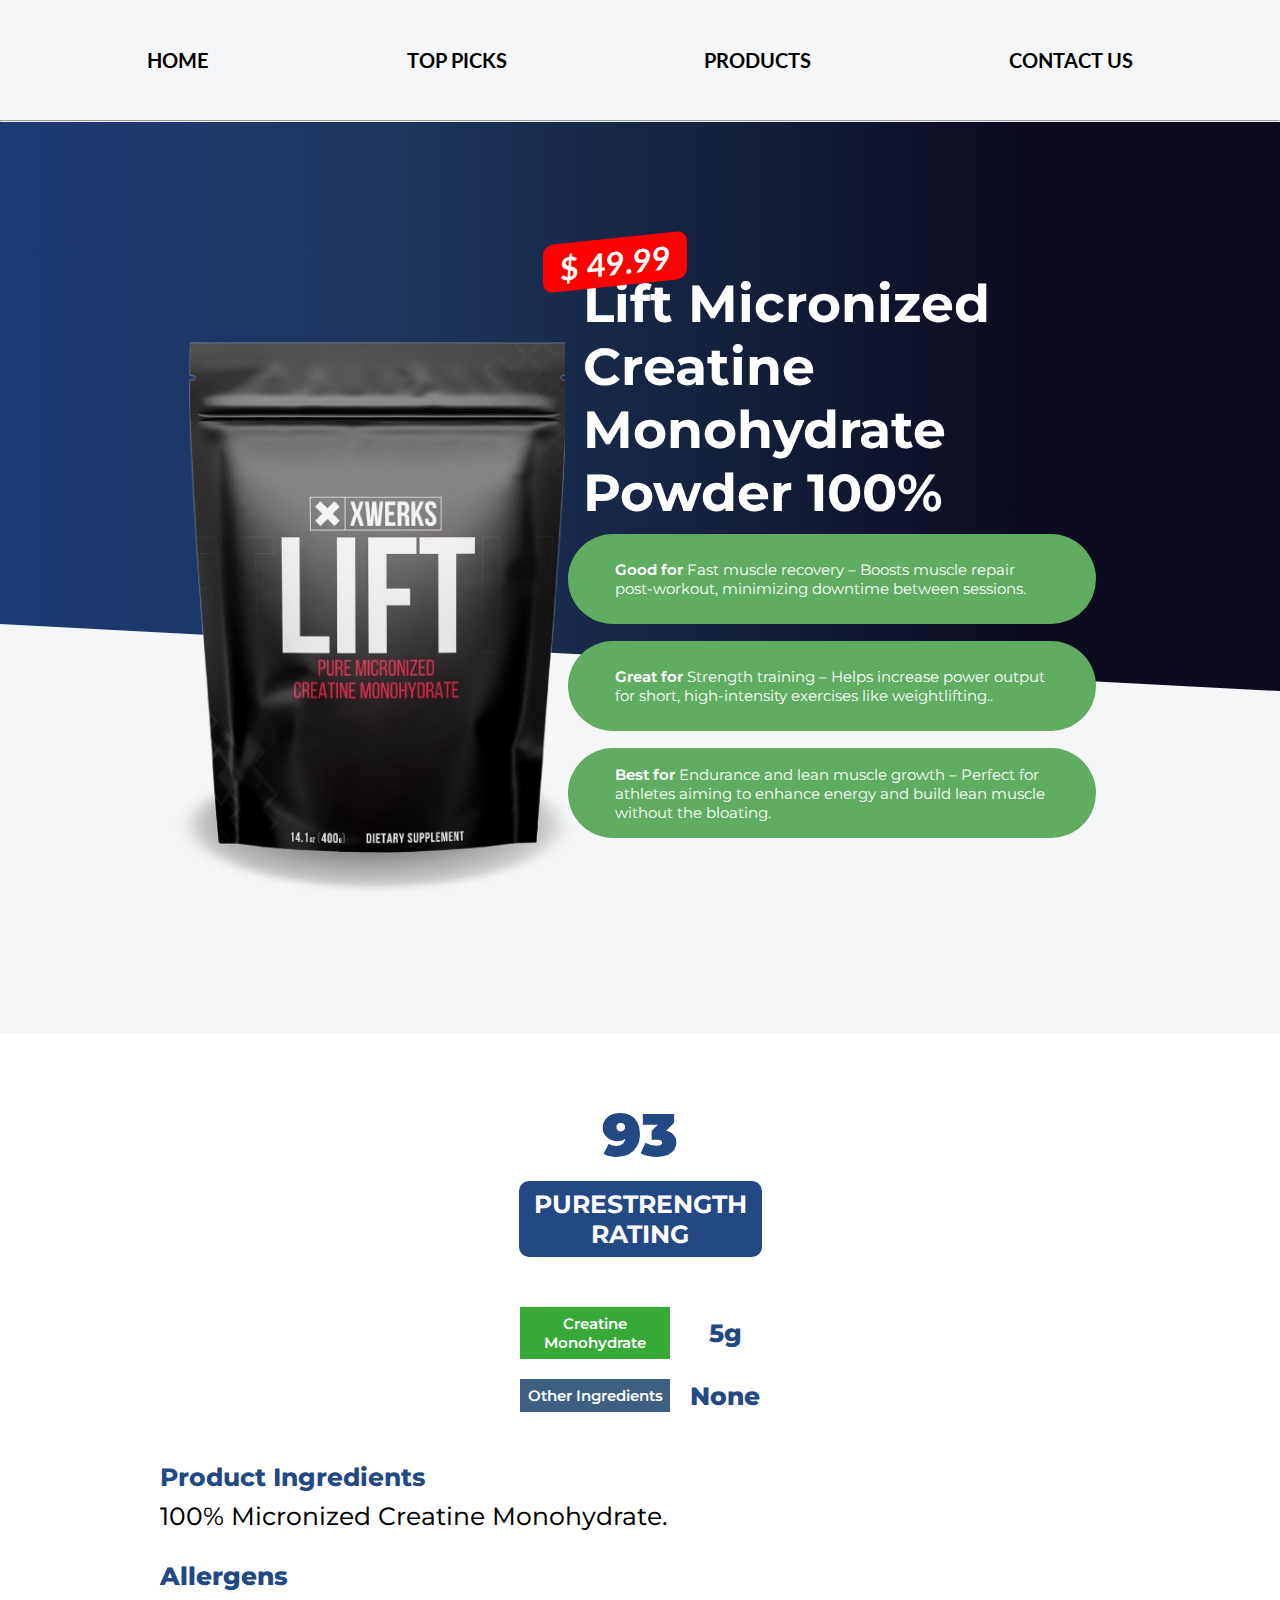
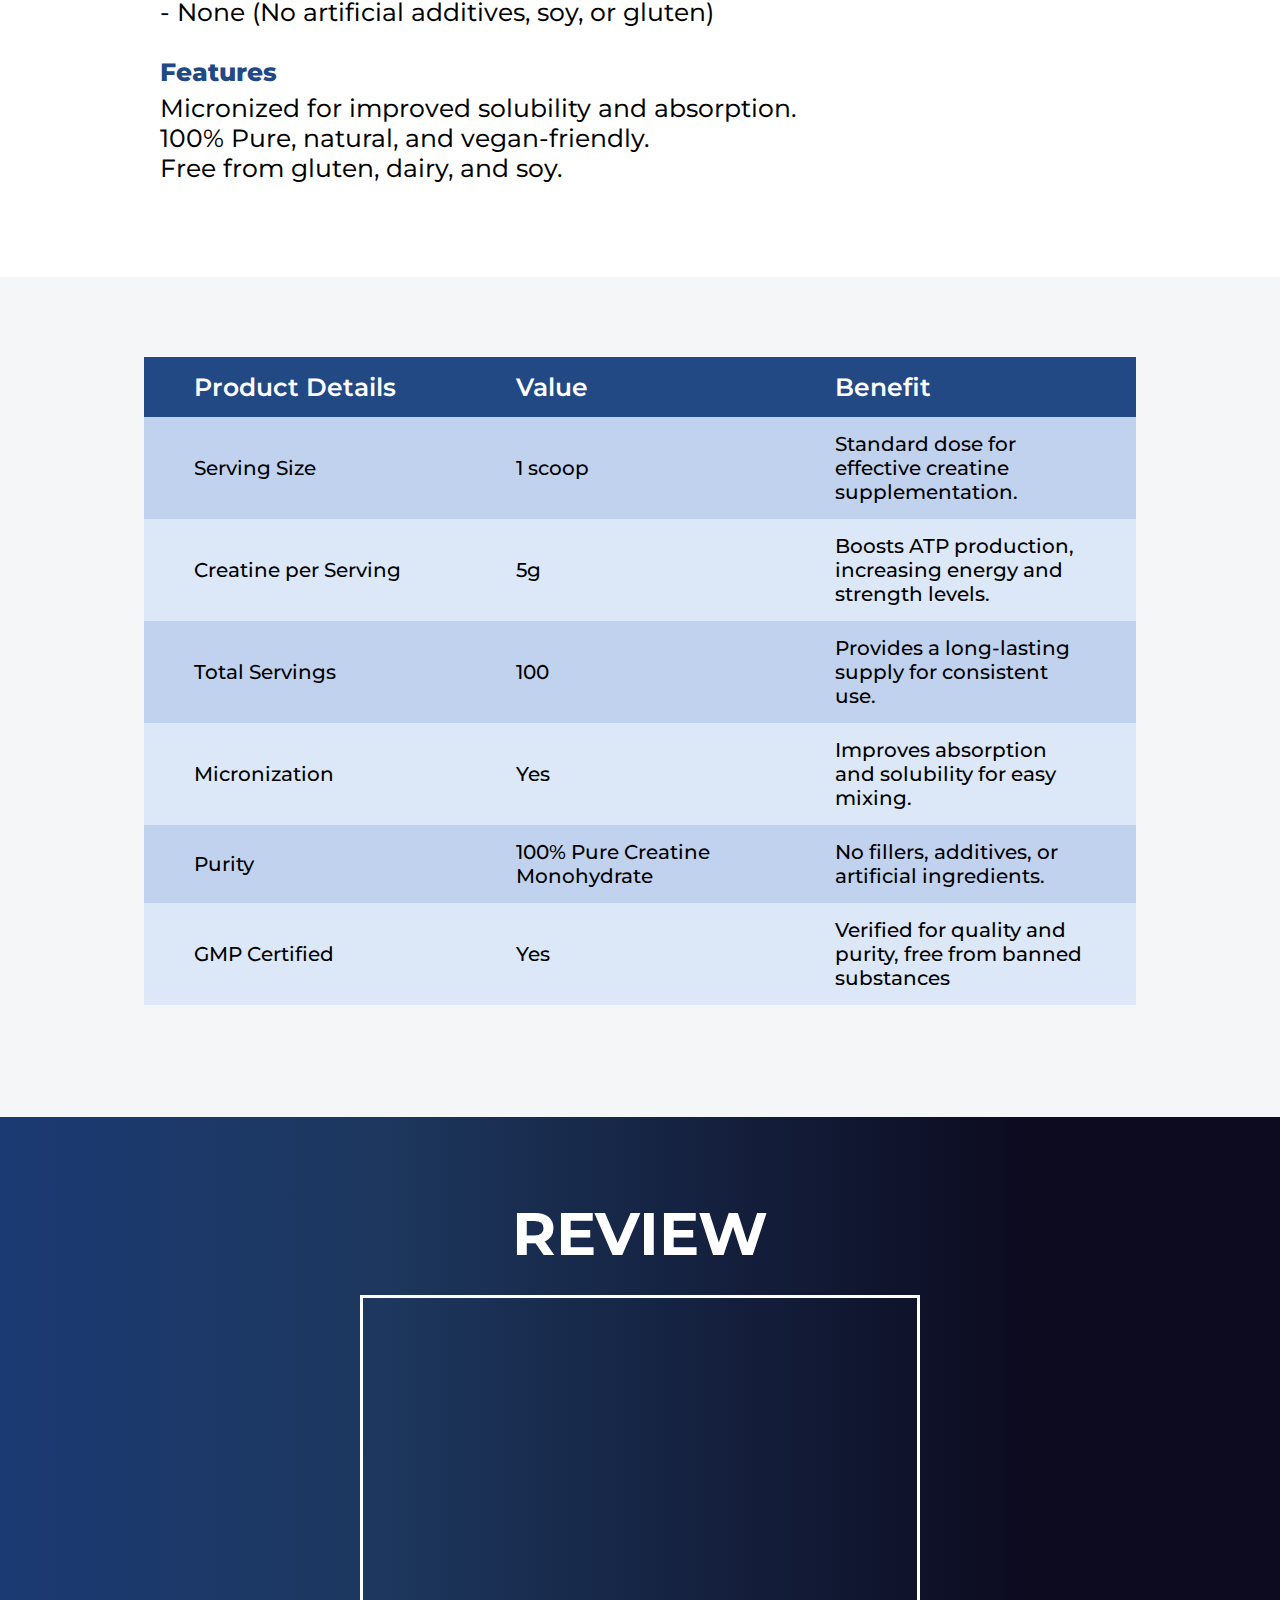
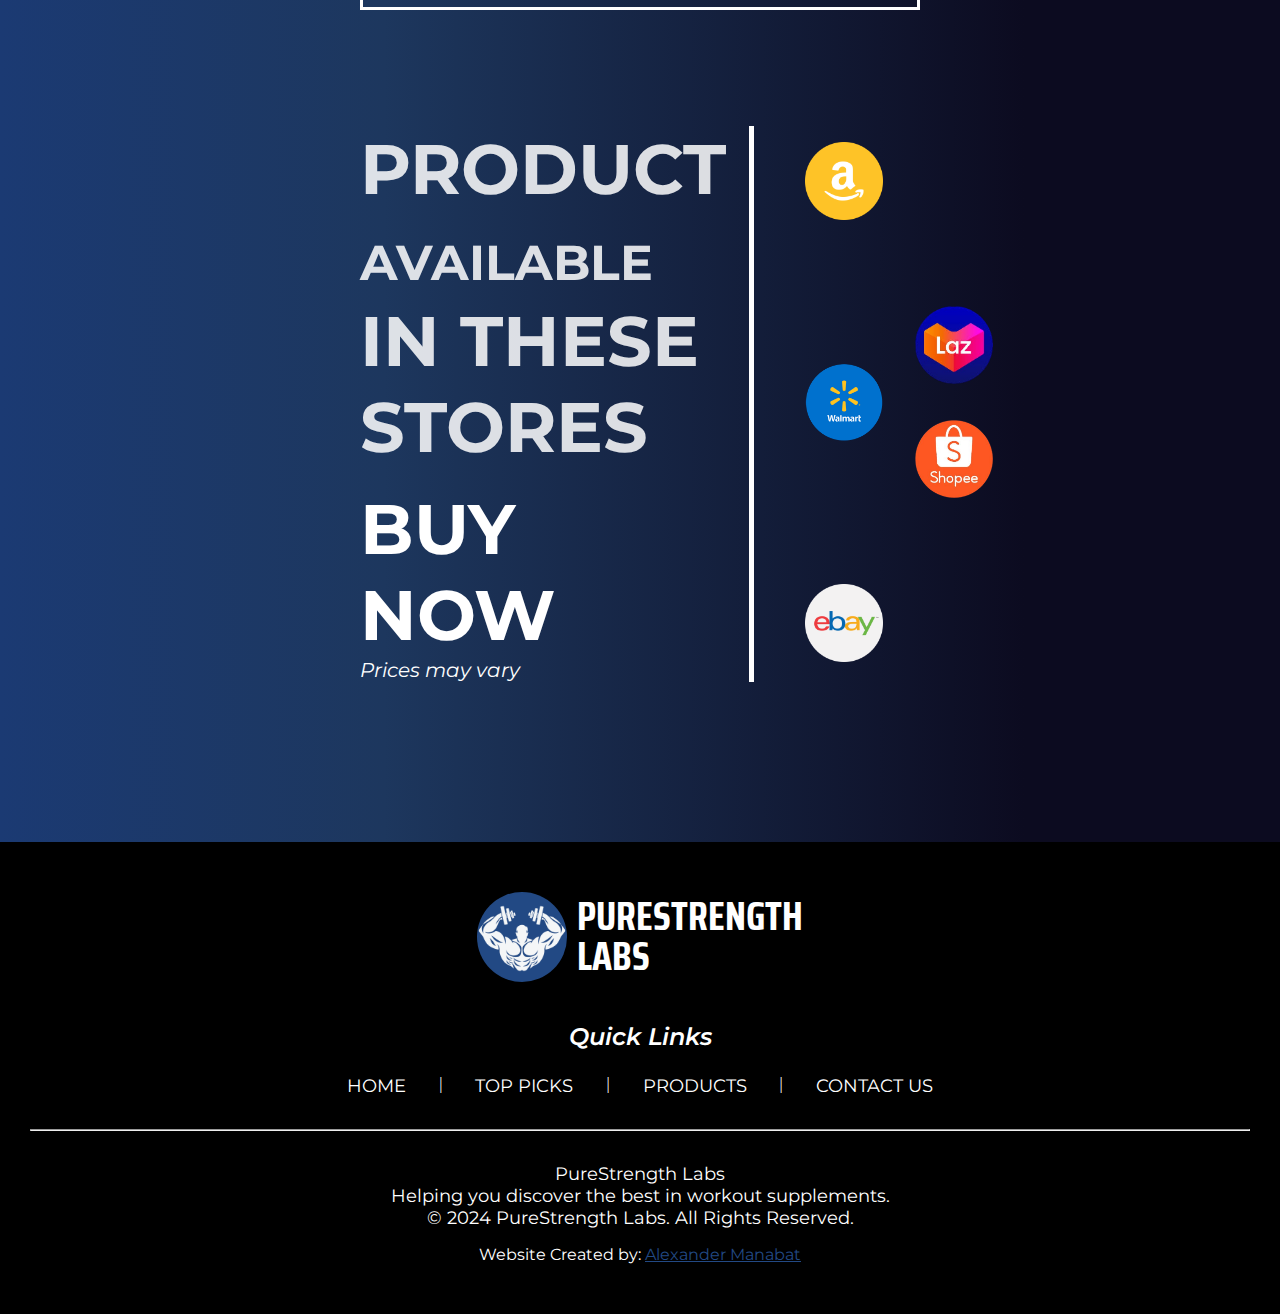
<file: aCreatine-per-product/lift-creatine.html>
<!DOCTYPE html>
<html lang="en">
  <head>
    <meta charset="UTF-8" />
    <meta name="viewport" content="width=device-width, initial-scale=1.0" />

    <!-- Favicon -->
    <link
      rel="icon"
      type="image/png"
      href="../media/purestrengthlogo.png"
      sizes="16x16"
    />

    <!-- Fonts -->
    <!-- Lato -->
    <link rel="preconnect" href="https://fonts.googleapis.com" />
    <link rel="preconnect" href="https://fonts.gstatic.com" crossorigin />
    <link
      href="https://fonts.googleapis.com/css2?family=Lato:ital,wght@0,100;0,300;0,400;0,700;0,900;1,100;1,300;1,400;1,700;1,900&display=swap"
      rel="stylesheet"
    />

    <!-- Saira Condensed -->
    <link rel="preconnect" href="https://fonts.googleapis.com" />
    <link rel="preconnect" href="https://fonts.gstatic.com" crossorigin />
    <link
      href="https://fonts.googleapis.com/css2?family=Lato:ital,wght@0,100;0,300;0,400;0,700;0,900;1,100;1,300;1,400;1,700;1,900&family=Saira+Condensed:wght@100;200;300;400;500;600;700;800;900&display=swap"
      rel="stylesheet"
    />

    <!-- Montserrat -->
    <link rel="preconnect" href="https://fonts.googleapis.com" />
    <link rel="preconnect" href="https://fonts.gstatic.com" crossorigin />
    <link
      href="https://fonts.googleapis.com/css2?family=Montserrat:ital,wght@0,100..900;1,100..900&display=swap"
      rel="stylesheet"
    />

    <!-- Source Sans Pro -->
    <link rel="preconnect" href="https://fonts.googleapis.com" />
    <link rel="preconnect" href="https://fonts.gstatic.com" crossorigin />
    <link
      href="https://fonts.googleapis.com/css2?family=Source+Code+Pro:ital,wght@0,200..900;1,200..900&family=Source+Sans+3:ital,wght@0,200..900;1,200..900&display=swap"
      rel="stylesheet"
    />

    <link rel="stylesheet" href="perproductcssCreatine.css" />

    <title>Lift Micronized Creatine Monohydrate | PURESTRENGTH LABS</title>
  </head>
  <body>
    <div id="home">
      <!-- Phone Nav -->
      <section id="phone-nav-bar" alt="navigation panel">
        <div id="icon-hamburger">
          <img
            id="purestrength-logo-picture"
            src="../media/purestrengthlogo.png"
            alt="PURESTRENGTH LABS LOGO"
          />

          <section id="hamburger-toggle" onclick="toggleMenu()">
            <img
              id="hamburger-toggle-picture"
              src="../media/icons/hamburger-icon.png"
              alt="Hamburger Icon"
            />
          </section>
        </div>

        <div id="phone-inner-links">
          <ul>
            <li><a href="../index.html" alt="Home Navigation">HOME</a></li>
            <li>
              <a href="../index.html#top-picks" alt="Top Picks Navigation"
                >TOP PICKS</a
              >
            </li>
            <li>
              <a href="../index.html#all-products" alt="Products Navigation"
                >PRODUCTS</a
              >
            </li>
            <li>
              <a href="../index.html#contact-us" alt="Contact Us Navigation"
                >CONTACT US</a
              >
            </li>
          </ul>
        </div>
      </section>
      <!-- Header -->
      <section id="nav-bar" alt="navigation panel">
        <ul>
          <li><a href="../index.html" alt="Home Navigation">HOME</a></li>
          <li>
            <a href="../index.html#top-picks" alt="Top Picks Navigation"
              >TOP PICKS</a
            >
          </li>
          <li>
            <a href="../index.html#all-products" alt="Products Navigation"
              >PRODUCTS</a
            >
          </li>
          <li>
            <a href="../index.html#contact-us" alt="Contact Us Navigation"
              >CONTACT US</a
            >
          </li>
        </ul>
      </section>

      <hr class="line-break" />
    </div>

    <div id="main-product-container">
      <!-- Empty Gradient Div -->
      <div id="content-header-container"></div>
      <!-- Product Container -->
      <div id="product-info-container">
        <section id="product-picture">
          <img
            src="../media/products-creatine//xworks-creatine.png"
            id="product-image"
            alt="Product Image"
          />
          <img
            src="../media/black-shadow.png"
            id="shadow-image"
            alt="Shadow Image"
          />
        </section>
        <section id="product-desc">
          <div id="product-name">
            <div id="price-container">
              <h1 id="price">$ 49.99</h1>
            </div>
            <h1 id="main-text">
              Lift Micronized Creatine Monohydrate Powder 100%
            </h1>
          </div>
          <div id="product-benefits">
            <div class="cards">
              <p>
                <span class="bold-light">Good for </span>Fast muscle recovery –
                Boosts muscle repair post-workout, minimizing downtime between
                sessions.
              </p>
            </div>
            <div class="cards">
              <p>
                <span class="bold-light">Great for </span>Strength training –
                Helps increase power output for short, high-intensity exercises
                like weightlifting..
              </p>
            </div>
            <div class="cards">
              <p>
                <span class="bold-light">Best for </span>Endurance and lean
                muscle growth – Perfect for athletes aiming to enhance energy
                and build lean muscle without the bloating.
              </p>
            </div>
          </div>
        </section>
      </div>

      <!-- Phone Product Desc -->
      <div id="phone-product-benefits">
        <div class="cards">
          <p>
            <span class="bold-light">Good for </span>Fast muscle recovery –
            Boosts muscle repair post-workout, minimizing downtime between
            sessions.
          </p>
        </div>
        <div class="cards">
          <p>
            <span class="bold-light">Great for </span>Strength training – Helps
            increase power output for short, high-intensity exercises like
            weightlifting..
          </p>
        </div>
        <div class="cards">
          <p>
            <span class="bold-light">Best for </span>Endurance and lean muscle
            growth – Perfect for athletes aiming to enhance energy and build
            lean muscle without the bloating.
          </p>
        </div>
      </div>
    </div>

    <div id="creatine-review-container">
      <section id="creatine-inner-review">
        <div id="creatine-lab-personal-rating">
          <h1 class="bold">93</h1>
          <h2>
            PURESTRENGTH<br />
            RATING
          </h2>
        </div>

        <div id="creatine-ingredients">
          <section id="creatine" class="creatine-inner-ingredients">
            <h1 class="def creatine">Creatine Monohydrate</h1>
            <h1 class="value">5g</h1>
          </section>
          <section id="other-ingredients" class="creatine-inner-ingredients">
            <h1 class="def other">Other Ingredients</h1>
            <h1 class="value">None</h1>
          </section>
        </div>

        <div id="creatine-product-ingredients">
          <h1 class="def">Product Ingredients</h1>
          <h1>100% Micronized Creatine Monohydrate.</h1>
        </div>

        <div id="creatine-allergens">
          <h1 class="def">Allergens</h1>
          <h1>- None (No artificial additives, soy, or gluten)</h1>
        </div>

        <div id="creatine-features">
          <h1 class="def">Features</h1>
          <h1>Micronized for improved solubility and absorption.</h1>
          <h1>100% Pure, natural, and vegan-friendly.</h1>
          <h1>Free from gluten, dairy, and soy.</h1>
        </div>
      </section>
    </div>

    <!-- Table Container -->
    <div id="main-table-container">
      <table id="main-table">
        <tr>
          <th>Product Details</th>
          <th>Value</th>
          <th>Benefit</th>
        </tr>
        <tr class="tr-hover">
          <td>Serving Size</td>
          <td>1 scoop</td>
          <td>Standard dose for effective creatine supplementation.</td>
        </tr>
        <tr class="tr-hover">
          <td>Creatine per Serving</td>
          <td>5g</td>
          <td>Boosts ATP production, increasing energy and strength levels.</td>
        </tr>
        <tr class="tr-hover">
          <td>Total Servings</td>
          <td>100</td>
          <td>Provides a long-lasting supply for consistent use.</td>
        </tr>
        <tr class="tr-hover">
          <td>Micronization</td>
          <td>Yes</td>
          <td>Improves absorption and solubility for easy mixing.</td>
        </tr>
        <tr class="tr-hover">
          <td>Purity</td>
          <td>100% Pure Creatine Monohydrate</td>
          <td>No fillers, additives, or artificial ingredients.</td>
        </tr>
        <tr class="tr-hover">
          <td>GMP Certified</td>
          <td>Yes</td>
          <td>Verified for quality and purity, free from banned substances​</td>
        </tr>
      </table>
    </div>

    <!-- Reviews Container -->
    <div id="main-reviews-container">
      <div id="inner-container">
        <div id="inner-reviews-video">
          <h1>REVIEW</h1>
          <iframe
            width="560"
            height="315"
            src="https://www.youtube.com/embed/oNY_y3z7i5o?si=W_OLQ5-_PvoT66YE&amp;start=89"
            title="YouTube video player"
            frameborder="0"
            allow="accelerometer; autoplay; clipboard-write; encrypted-media; gyroscope; picture-in-picture; web-share"
            referrerpolicy="strict-origin-when-cross-origin"
            allowfullscreen
            id="review-video"
          ></iframe>
        </div>

        <div id="shops">
          <section id="inner-text">
            <h1 id="firstH">
              PRODUCT <span class="smaller">AVAILABLE</span> <br />IN THESE
              STORES
            </h1>
            <h1 id="secondH">BUY NOW</h1>
            <p id="firstp">Prices may vary</p>
          </section>
          <section id="inner-shop-container">
            <section id="first-shops">
              <a
                href="https://www.amazon.com/Xwerks-Lift-Micronized-Creatine-Monohydrate/dp/B01JZMZFZI/ref=sr_1_2?crid=2L1AU3BJSFXYJ&dib=eyJ2IjoiMSJ9.[base64].Aclce3JrVuy1n9ZD8d0pwwIZWJLc4FFOr0kv_BroNo0&dib_tag=se&keywords=Lift+Micronized+Creatine+Monohydrate+Powder&qid=1728822589&sprefix=lift+micronized+creatine+monohydrate+powder+%2Caps%2C237&sr=8-2"
                ><img
                  class="shop-logo"
                  src="../media/icons-shop/amazon.png"
                  alt="Amazon"
              /></a>
              <a href="https://www.walmart.com"
                ><img
                  class="shop-logo"
                  src="../media/icons-shop/walmart.png"
                  alt="Walmart"
              /></a>
              <a href="https://www.ebay.ph"
                ><img
                  class="shop-logo"
                  src="../media/icons-shop/ebay.png"
                  alt="Ebay"
              /></a>
            </section>

            <section id="second-shops">
              <a
                href="https://www.lazada.com.ph/?spm=a2o4l.searchlist.header.dhome.253428bczHIp5B#?"
              >
                <img
                  class="shop-logo"
                  src="../media/icons-shop/lazada.png"
                  alt="Lazada"
                />
              </a>
              <a
                href="https://shopee.ph/?gad_source=1&gclid=CjwKCAjw3624BhBAEiwAkxgTOuXPDWnhKEhc5mHOo0A_j8W6E_niwxR5W21CCFucL3kvvo_R7hbgaBoCoH0QAvD_BwE"
              >
                <img
                  class="shop-logo"
                  src="../media/icons-shop/shoppee.png"
                  alt="Shoppee"
                />
              </a>
            </section>
          </section>
        </div>
      </div>
    </div>

    <!-- Footer -->
    <footer id="footer">
      <section id="purestrength-text-logo">
        <img
          id="purestrength-logo"
          src="../media/purestrengthlogo.png"
          alt="PureStrength Labs Logo"
        />
        <h1 id="pure-strength-text">
          PURESTRENGTH <br />
          LABS
        </h1>
      </section>

      <section id="quick-links">
        <h2>Quick Links</h2>
        <ul id="nav-quick-links">
          <li><a href="../index.html" alt="Home Navigation">HOME</a></li>
          <span class="seperator">|</span>
          <li>
            <a href="../index.html#top-picks" alt="Top Picks Navigation"
              >TOP PICKS</a
            >
          </li>
          <span class="seperator">|</span>
          <li>
            <a href="../index.html#all-products" alt="Products Navigation"
              >PRODUCTS</a
            >
          </li>
          <span class="seperator">|</span>
          <li>
            <a href="../index.html#contact-us" alt="Contact Us Navigation"
              >CONTACT US</a
            >
          </li>
        </ul>
      </section>

      <hr class="line-break-footer" />

      <section id="copyright-text">
        <p>PureStrength Labs</p>
        <p>Helping you discover the best in workout supplements.</p>
        <p>© 2024 PureStrength Labs. All Rights Reserved.</p>
      </section>

      <p class="text-created">
        Website Created by:
        <a
          href="https://www.linkedin.com/in/alexander-manabat-8206002a7/"
          target="_blank"
        >
          Alexander Manabat</a
        >
      </p>
    </footer>
    <script src="../hamburger-icon-products.js"></script>
  </body>
</html>
</file>
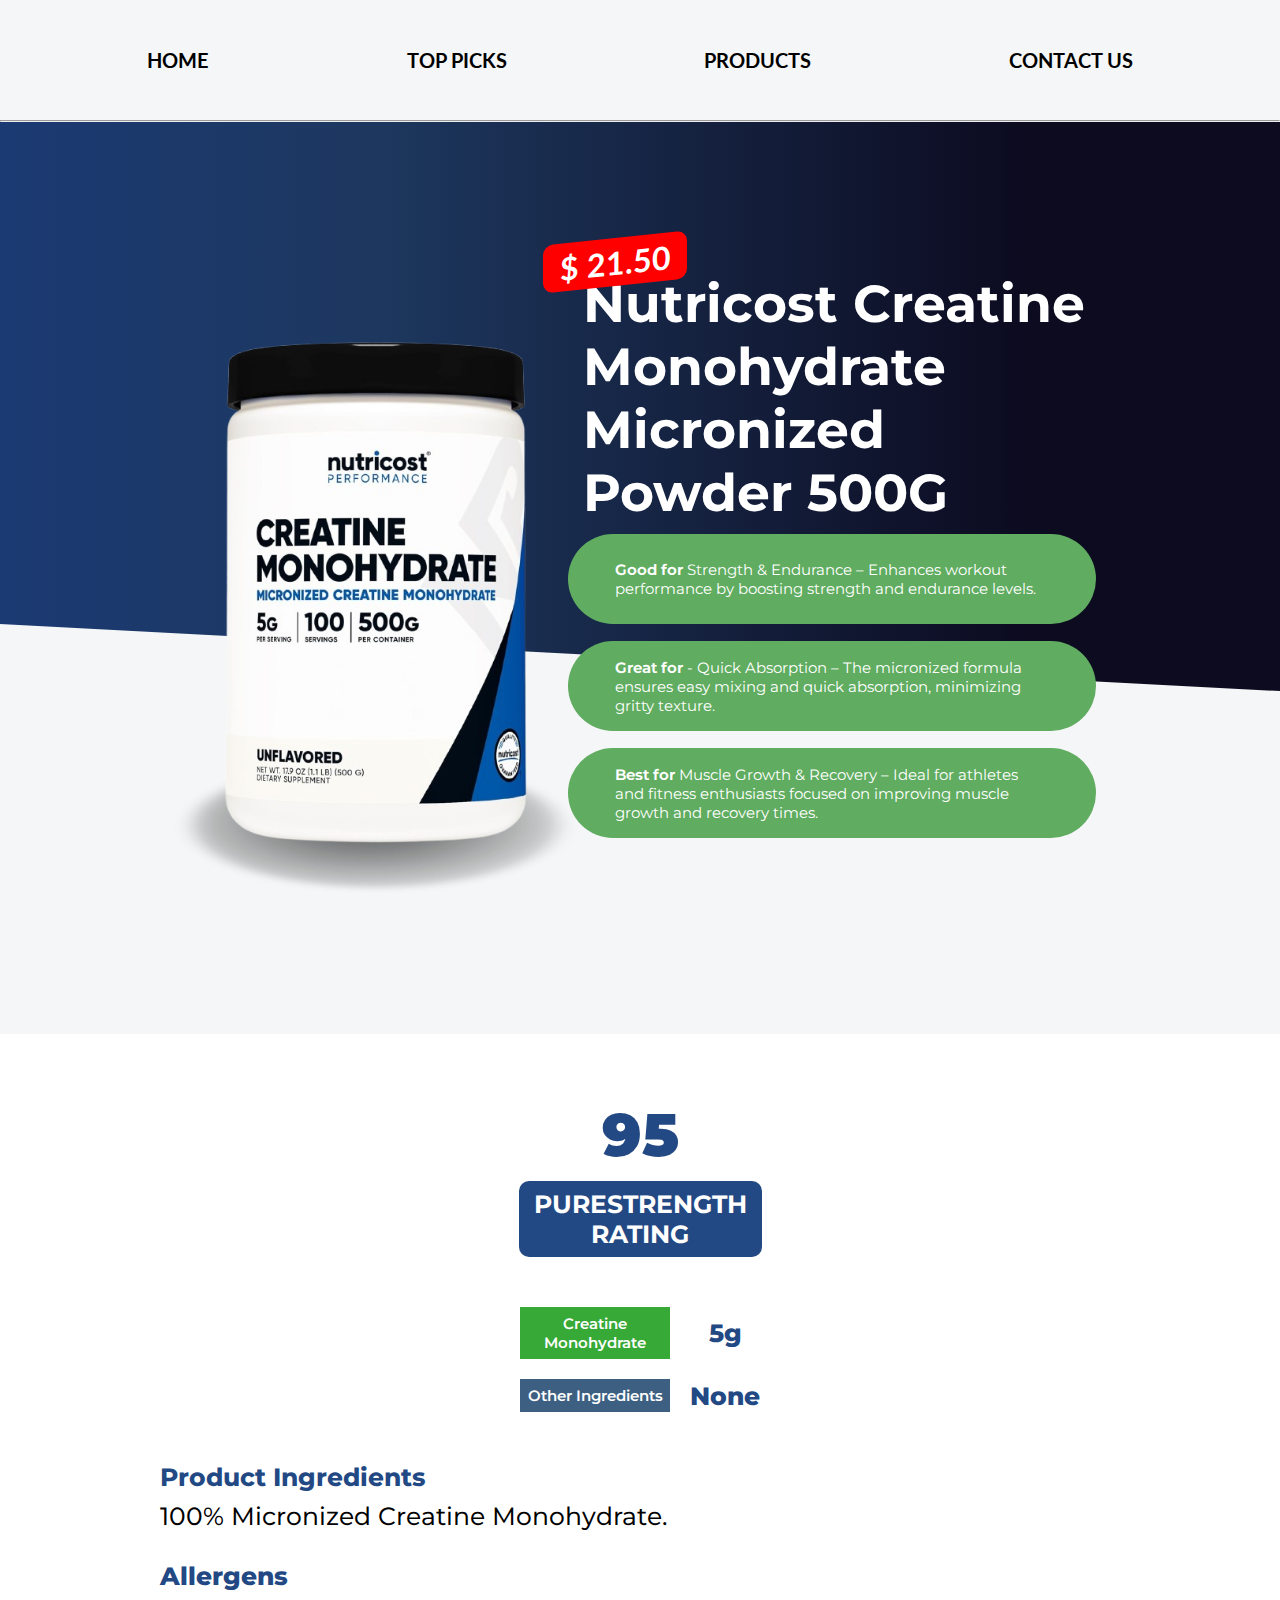
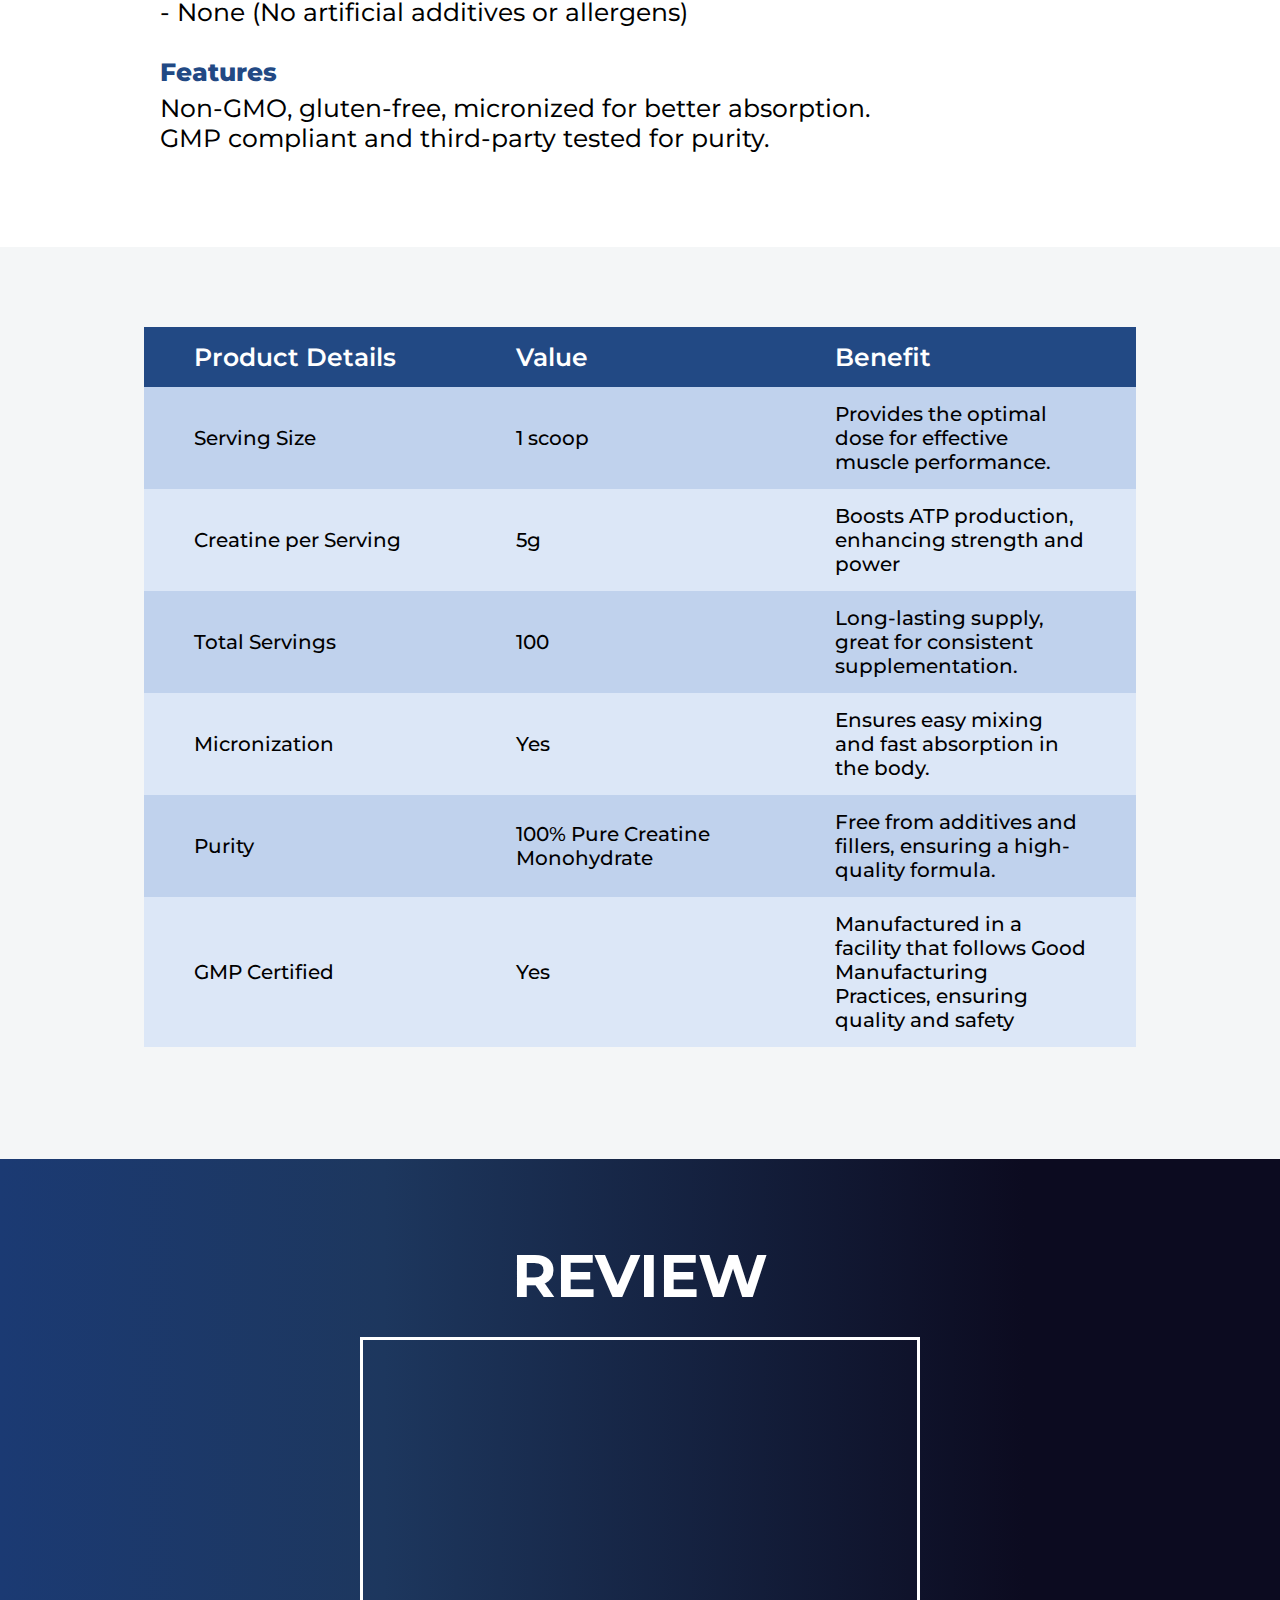
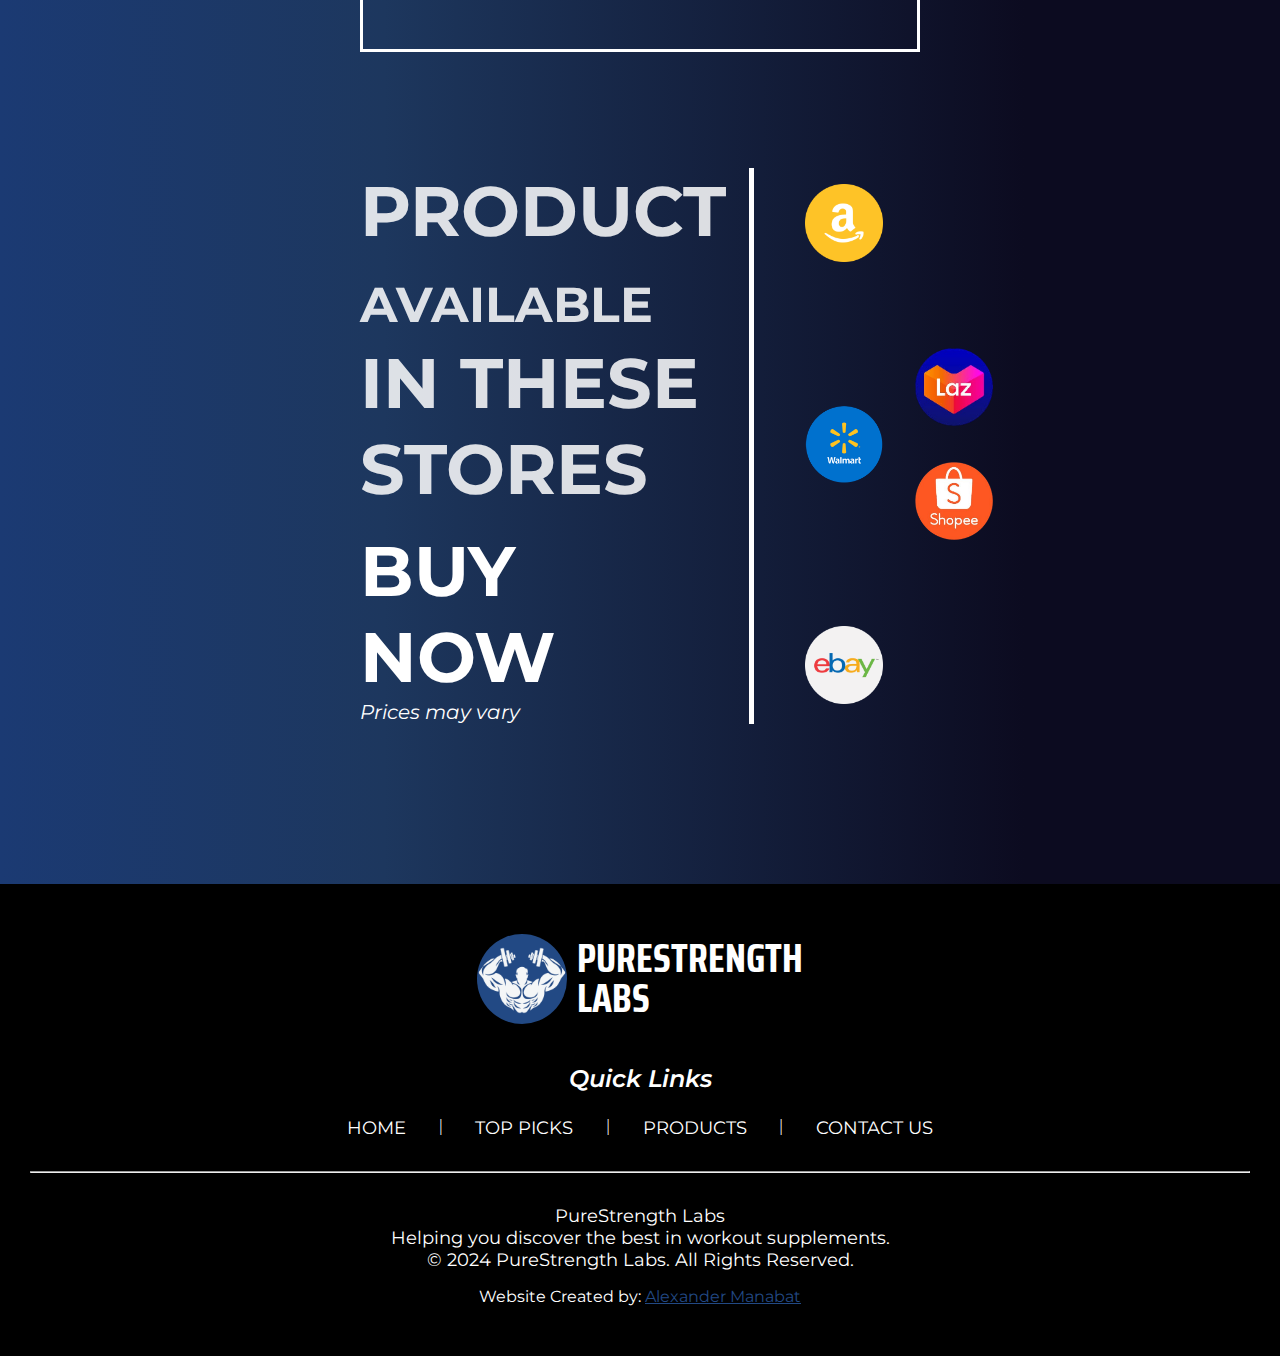
<file: aCreatine-per-product/nutricost-creatine.html>
<!DOCTYPE html>
<html lang="en">
  <head>
    <meta charset="UTF-8" />
    <meta name="viewport" content="width=device-width, initial-scale=1.0" />

    <!-- Favicon -->
    <link
      rel="icon"
      type="image/png"
      href="../media/purestrengthlogo.png"
      sizes="16x16"
    />

    <!-- Fonts -->
    <!-- Lato -->
    <link rel="preconnect" href="https://fonts.googleapis.com" />
    <link rel="preconnect" href="https://fonts.gstatic.com" crossorigin />
    <link
      href="https://fonts.googleapis.com/css2?family=Lato:ital,wght@0,100;0,300;0,400;0,700;0,900;1,100;1,300;1,400;1,700;1,900&display=swap"
      rel="stylesheet"
    />

    <!-- Saira Condensed -->
    <link rel="preconnect" href="https://fonts.googleapis.com" />
    <link rel="preconnect" href="https://fonts.gstatic.com" crossorigin />
    <link
      href="https://fonts.googleapis.com/css2?family=Lato:ital,wght@0,100;0,300;0,400;0,700;0,900;1,100;1,300;1,400;1,700;1,900&family=Saira+Condensed:wght@100;200;300;400;500;600;700;800;900&display=swap"
      rel="stylesheet"
    />

    <!-- Montserrat -->
    <link rel="preconnect" href="https://fonts.googleapis.com" />
    <link rel="preconnect" href="https://fonts.gstatic.com" crossorigin />
    <link
      href="https://fonts.googleapis.com/css2?family=Montserrat:ital,wght@0,100..900;1,100..900&display=swap"
      rel="stylesheet"
    />

    <!-- Source Sans Pro -->
    <link rel="preconnect" href="https://fonts.googleapis.com" />
    <link rel="preconnect" href="https://fonts.gstatic.com" crossorigin />
    <link
      href="https://fonts.googleapis.com/css2?family=Source+Code+Pro:ital,wght@0,200..900;1,200..900&family=Source+Sans+3:ital,wght@0,200..900;1,200..900&display=swap"
      rel="stylesheet"
    />

    <link rel="stylesheet" href="perproductcssCreatine.css" />

    <title>Nutricost Creatine Monohydrate Micronized | PURESTRENGTH LABS</title>
  </head>
  <body>
    <div id="home">
      <!-- Phone Nav -->
      <section id="phone-nav-bar" alt="navigation panel">
        <div id="icon-hamburger">
          <img
            id="purestrength-logo-picture"
            src="../media/purestrengthlogo.png"
            alt="PURESTRENGTH LABS LOGO"
          />

          <section id="hamburger-toggle" onclick="toggleMenu()">
            <img
              id="hamburger-toggle-picture"
              src="../media/icons/hamburger-icon.png"
              alt="Hamburger Icon"
            />
          </section>
        </div>

        <div id="phone-inner-links">
          <ul>
            <li><a href="../index.html" alt="Home Navigation">HOME</a></li>
            <li>
              <a href="../index.html#top-picks" alt="Top Picks Navigation"
                >TOP PICKS</a
              >
            </li>
            <li>
              <a href="../index.html#all-products" alt="Products Navigation"
                >PRODUCTS</a
              >
            </li>
            <li>
              <a href="../index.html#contact-us" alt="Contact Us Navigation"
                >CONTACT US</a
              >
            </li>
          </ul>
        </div>
      </section>
      <!-- Header -->
      <section id="nav-bar" alt="navigation panel">
        <ul>
          <li><a href="../index.html" alt="Home Navigation">HOME</a></li>
          <li>
            <a href="../index.html#top-picks" alt="Top Picks Navigation"
              >TOP PICKS</a
            >
          </li>
          <li>
            <a href="../index.html#all-products" alt="Products Navigation"
              >PRODUCTS</a
            >
          </li>
          <li>
            <a href="../index.html#contact-us" alt="Contact Us Navigation"
              >CONTACT US</a
            >
          </li>
        </ul>
      </section>

      <hr class="line-break" />
    </div>

    <div id="main-product-container">
      <!-- Empty Gradient Div -->
      <div id="content-header-container"></div>
      <!-- Product Container -->
      <div id="product-info-container">
        <section id="product-picture">
          <img
            src="../media/products-creatine//nutricostperformance-creatine.png"
            id="product-image"
            alt="Product Image"
          />
          <img
            src="../media/black-shadow.png"
            id="shadow-image"
            alt="Shadow Image"
          />
        </section>
        <section id="product-desc">
          <div id="product-name">
            <div id="price-container">
              <h1 id="price">$ 21.50</h1>
            </div>
            <h1 id="main-text">
              Nutricost Creatine Monohydrate Micronized Powder 500G
            </h1>
          </div>
          <div id="product-benefits">
            <div class="cards">
              <p>
                <span class="bold-light">Good for </span>Strength & Endurance –
                Enhances workout performance by boosting strength and endurance
                levels.
              </p>
            </div>
            <div class="cards">
              <p>
                <span class="bold-light">Great for </span>- Quick Absorption –
                The micronized formula ensures easy mixing and quick absorption,
                minimizing gritty texture.
              </p>
            </div>
            <div class="cards">
              <p>
                <span class="bold-light">Best for </span> Muscle Growth &
                Recovery – Ideal for athletes and fitness enthusiasts focused on
                improving muscle growth and recovery times.
              </p>
            </div>
          </div>
        </section>
      </div>

      <!-- Phone Product Desc -->
      <div id="phone-product-benefits">
        <div class="cards">
          <p>
            <span class="bold-light">Good for </span>Strength & Endurance –
            Enhances workout performance by boosting strength and endurance
            levels.
          </p>
        </div>
        <div class="cards">
          <p>
            <span class="bold-light">Great for </span>- Quick Absorption – The
            micronized formula ensures easy mixing and quick absorption,
            minimizing gritty texture.
          </p>
        </div>
        <div class="cards">
          <p>
            <span class="bold-light">Best for </span> Muscle Growth & Recovery –
            Ideal for athletes and fitness enthusiasts focused on improving
            muscle growth and recovery times.
          </p>
        </div>
      </div>
    </div>

    <div id="creatine-review-container">
      <section id="creatine-inner-review">
        <div id="creatine-lab-personal-rating">
          <h1 class="bold">95</h1>
          <h2>
            PURESTRENGTH<br />
            RATING
          </h2>
        </div>

        <div id="creatine-ingredients">
          <section id="creatine" class="creatine-inner-ingredients">
            <h1 class="def creatine">Creatine Monohydrate</h1>
            <h1 class="value">5g</h1>
          </section>
          <section id="other-ingredients" class="creatine-inner-ingredients">
            <h1 class="def other">Other Ingredients</h1>
            <h1 class="value">None</h1>
          </section>
        </div>

        <div id="creatine-product-ingredients">
          <h1 class="def">Product Ingredients</h1>
          <h1>100% Micronized Creatine Monohydrate.</h1>
        </div>

        <div id="creatine-allergens">
          <h1 class="def">Allergens</h1>
          <h1>- None (No artificial additives or allergens)</h1>
        </div>

        <div id="creatine-features">
          <h1 class="def">Features</h1>
          <h1>Non-GMO, gluten-free, micronized for better absorption.</h1>
          <h1>GMP compliant and third-party tested for purity.</h1>
        </div>
      </section>
    </div>

    <!-- Table Container -->
    <div id="main-table-container">
      <table id="main-table">
        <tr>
          <th>Product Details</th>
          <th>Value</th>
          <th>Benefit</th>
        </tr>
        <tr class="tr-hover">
          <td>Serving Size</td>
          <td>1 scoop</td>
          <td>Provides the optimal dose for effective muscle performance.</td>
        </tr>
        <tr class="tr-hover">
          <td>Creatine per Serving</td>
          <td>5g</td>
          <td>Boosts ATP production, enhancing strength and power</td>
        </tr>
        <tr class="tr-hover">
          <td>Total Servings</td>
          <td>100</td>
          <td>Long-lasting supply, great for consistent supplementation.</td>
        </tr>
        <tr class="tr-hover">
          <td>Micronization</td>
          <td>Yes</td>
          <td>Ensures easy mixing and fast absorption in the body.</td>
        </tr>
        <tr class="tr-hover">
          <td>Purity</td>
          <td>100% Pure Creatine Monohydrate</td>
          <td>
            Free from additives and fillers, ensuring a high-quality formula.
          </td>
        </tr>
        <tr class="tr-hover">
          <td>GMP Certified</td>
          <td>Yes</td>
          <td>
            Manufactured in a facility that follows Good Manufacturing
            Practices, ensuring quality and safety​
          </td>
        </tr>
      </table>
    </div>

    <!-- Reviews Container -->
    <div id="main-reviews-container">
      <div id="inner-container">
        <div id="inner-reviews-video">
          <h1>REVIEW</h1>
          <iframe
            width="560"
            height="315"
            src="https://www.youtube.com/embed/jp5E3qDoSqc?si=KxNqm2iXZhyMOLRF"
            title="YouTube video player"
            frameborder="0"
            allow="accelerometer; autoplay; clipboard-write; encrypted-media; gyroscope; picture-in-picture; web-share"
            referrerpolicy="strict-origin-when-cross-origin"
            allowfullscreen
            id="review-video"
          ></iframe>
        </div>

        <div id="shops">
          <section id="inner-text">
            <h1 id="firstH">
              PRODUCT <span class="smaller">AVAILABLE</span> <br />IN THESE
              STORES
            </h1>
            <h1 id="secondH">BUY NOW</h1>
            <p id="firstp">Prices may vary</p>
          </section>
          <section id="inner-shop-container">
            <section id="first-shops">
              <a
                href=https://www.amazon.com/Nutricost-Creatine-Monohydrate-Micronized-Powder/dp/B00GL2HMES/ref=sr_1_1_sspa?crid=3FCDJ71G24UTS&dib=eyJ2IjoiMSJ9.[base64].eYB7I43cyHdPDNTLYdmYds_s8Y9MmnlvY6QCMDbhMiM&dib_tag=se&keywords=Nutricost&qid=1728822814&sprefix=nutricos%2Caps%2C299&sr=8-1-spons&sp_csd=d2lkZ2V0TmFtZT1zcF9hdGY&psc=1
                ><img
                  class="shop-logo"
                  src="../media/icons-shop/amazon.png"
                  alt="Amazon"
              /></a>
              <a href="https://www.walmart.com"
                ><img
                  class="shop-logo"
                  src="../media/icons-shop/walmart.png"
                  alt="Walmart"
              /></a>
              <a href="https://www.ebay.ph"
                ><img
                  class="shop-logo"
                  src="../media/icons-shop/ebay.png"
                  alt="Ebay"
              /></a>
            </section>

            <section id="second-shops">
              <a
                href="https://www.lazada.com.ph/?spm=a2o4l.searchlist.header.dhome.253428bczHIp5B#?"
              >
                <img
                  class="shop-logo"
                  src="../media/icons-shop/lazada.png"
                  alt="Lazada"
                />
              </a>
              <a
                href="https://shopee.ph/?gad_source=1&gclid=CjwKCAjw3624BhBAEiwAkxgTOuXPDWnhKEhc5mHOo0A_j8W6E_niwxR5W21CCFucL3kvvo_R7hbgaBoCoH0QAvD_BwE"
              >
                <img
                  class="shop-logo"
                  src="../media/icons-shop/shoppee.png"
                  alt="Shoppee"
                />
              </a>
            </section>
          </section>
        </div>
      </div>
    </div>

    <!-- Footer -->
    <footer id="footer">
      <section id="purestrength-text-logo">
        <img
          id="purestrength-logo"
          src="../media/purestrengthlogo.png"
          alt="PureStrength Labs Logo"
        />
        <h1 id="pure-strength-text">
          PURESTRENGTH <br />
          LABS
        </h1>
      </section>

      <section id="quick-links">
        <h2>Quick Links</h2>
        <ul id="nav-quick-links">
          <li><a href="../index.html" alt="Home Navigation">HOME</a></li>
          <span class="seperator">|</span>
          <li>
            <a href="../index.html#top-picks" alt="Top Picks Navigation"
              >TOP PICKS</a
            >
          </li>
          <span class="seperator">|</span>
          <li>
            <a href="../index.html#all-products" alt="Products Navigation"
              >PRODUCTS</a
            >
          </li>
          <span class="seperator">|</span>
          <li>
            <a href="../index.html#contact-us" alt="Contact Us Navigation"
              >CONTACT US</a
            >
          </li>
        </ul>
      </section>

      <hr class="line-break-footer" />

      <section id="copyright-text">
        <p>PureStrength Labs</p>
        <p>Helping you discover the best in workout supplements.</p>
        <p>© 2024 PureStrength Labs. All Rights Reserved.</p>
      </section>

      <p class="text-created">
        Website Created by:
        <a
          href="https://www.linkedin.com/in/alexander-manabat-8206002a7/"
          target="_blank"
        >
          Alexander Manabat</a
        >
      </p>
    </footer>
    <script src="../hamburger-icon-products.js"></script>
  </body>
</html>
</file>
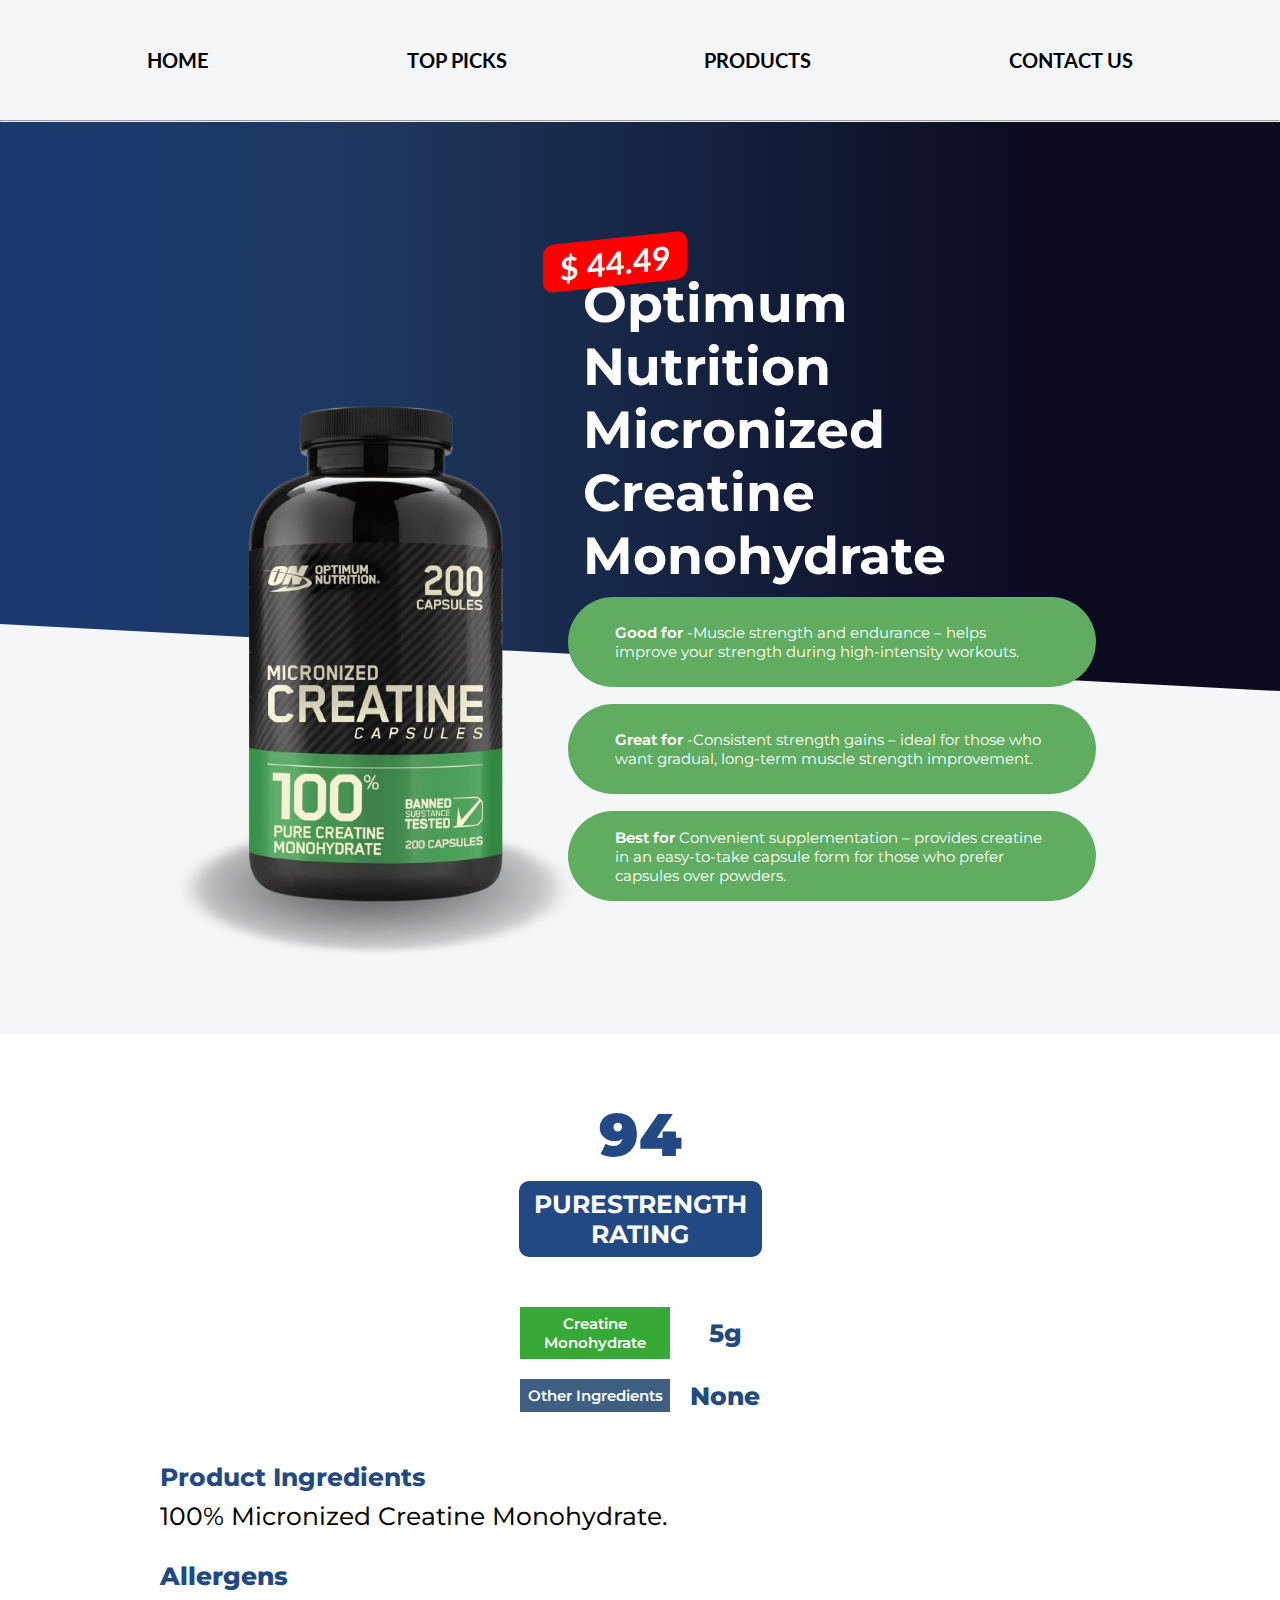
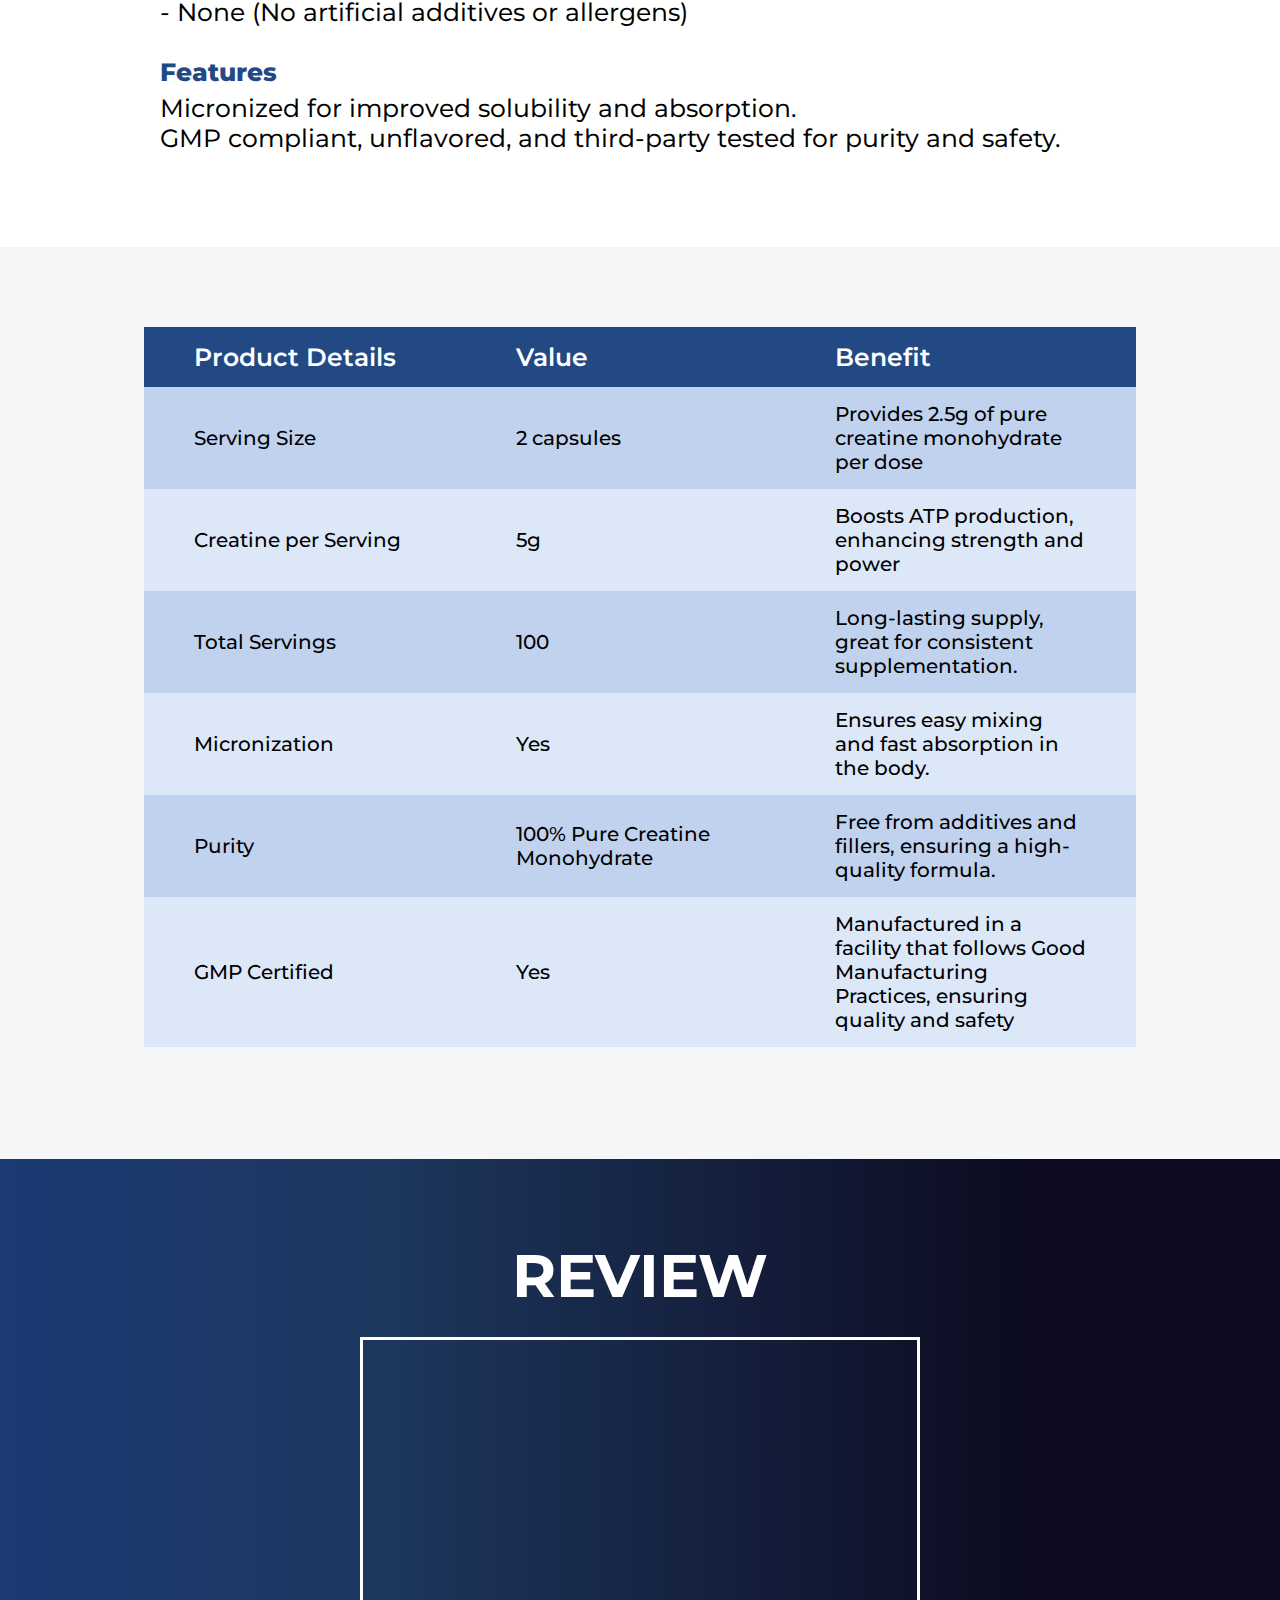
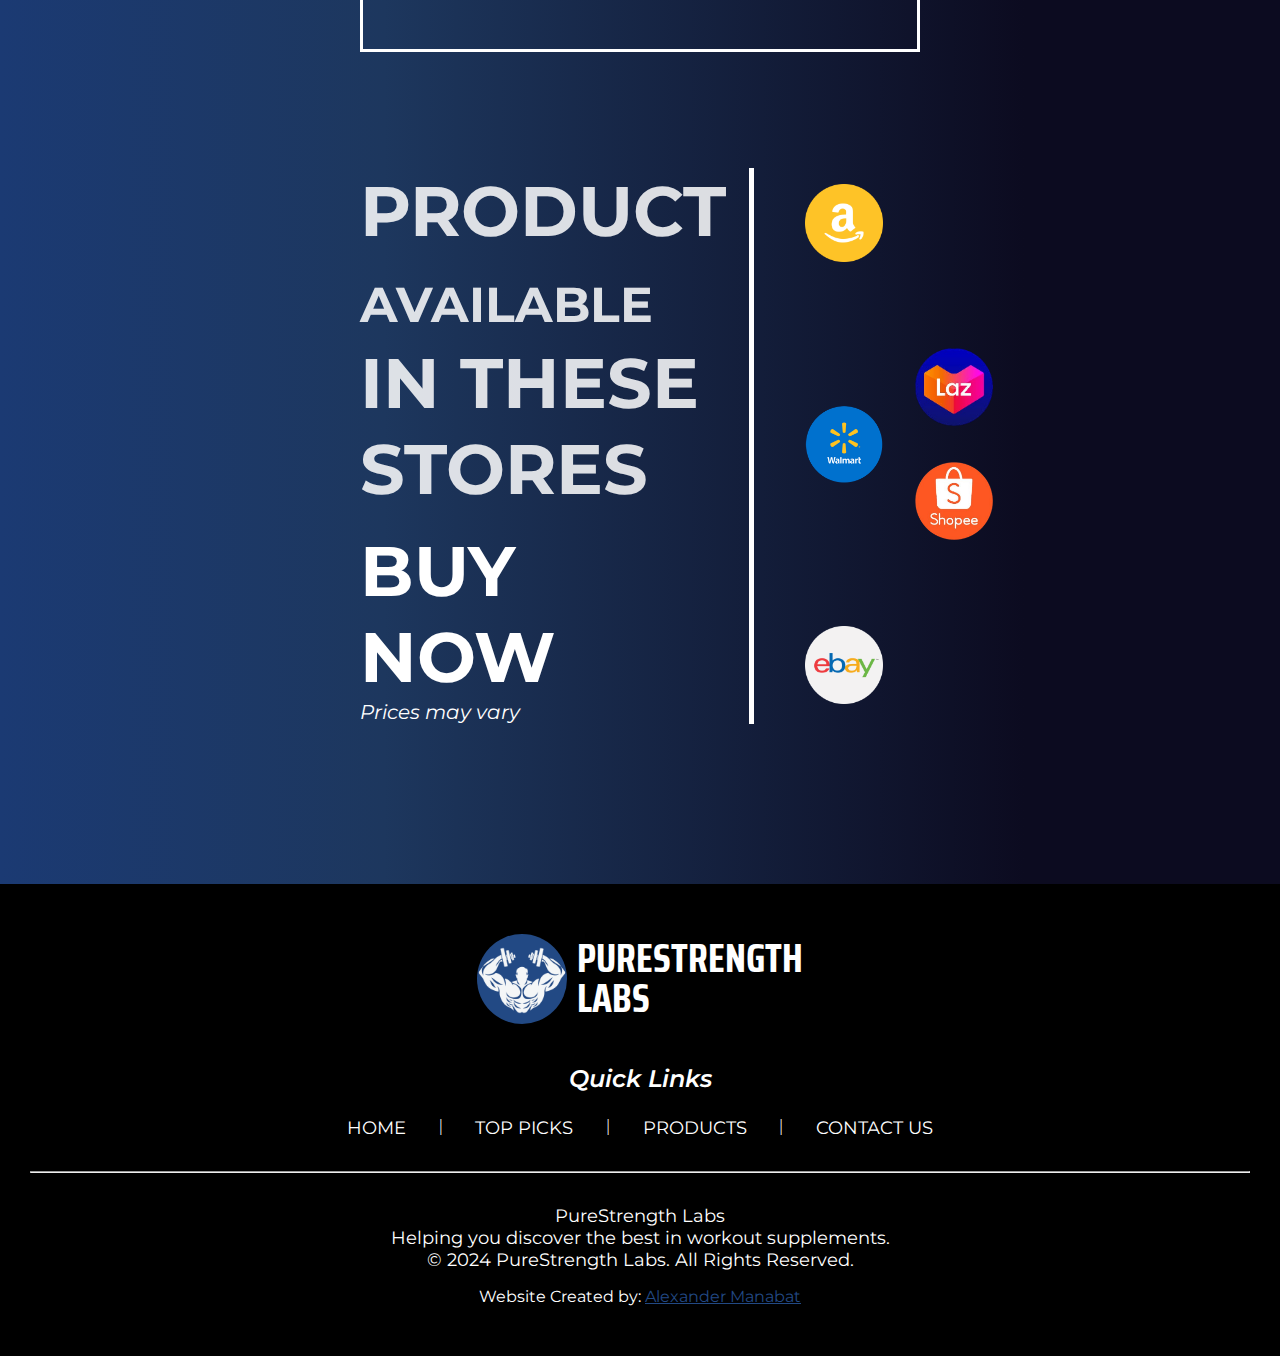
<file: aCreatine-per-product/optimum-nutrition-creatine.html>
<!DOCTYPE html>
<html lang="en">
  <head>
    <meta charset="UTF-8" />
    <meta name="viewport" content="width=device-width, initial-scale=1.0" />

    <!-- Favicon -->
    <link
      rel="icon"
      type="image/png"
      href="../media/purestrengthlogo.png"
      sizes="16x16"
    />

    <!-- Fonts -->
    <!-- Lato -->
    <link rel="preconnect" href="https://fonts.googleapis.com" />
    <link rel="preconnect" href="https://fonts.gstatic.com" crossorigin />
    <link
      href="https://fonts.googleapis.com/css2?family=Lato:ital,wght@0,100;0,300;0,400;0,700;0,900;1,100;1,300;1,400;1,700;1,900&display=swap"
      rel="stylesheet"
    />

    <!-- Saira Condensed -->
    <link rel="preconnect" href="https://fonts.googleapis.com" />
    <link rel="preconnect" href="https://fonts.gstatic.com" crossorigin />
    <link
      href="https://fonts.googleapis.com/css2?family=Lato:ital,wght@0,100;0,300;0,400;0,700;0,900;1,100;1,300;1,400;1,700;1,900&family=Saira+Condensed:wght@100;200;300;400;500;600;700;800;900&display=swap"
      rel="stylesheet"
    />

    <!-- Montserrat -->
    <link rel="preconnect" href="https://fonts.googleapis.com" />
    <link rel="preconnect" href="https://fonts.gstatic.com" crossorigin />
    <link
      href="https://fonts.googleapis.com/css2?family=Montserrat:ital,wght@0,100..900;1,100..900&display=swap"
      rel="stylesheet"
    />

    <!-- Source Sans Pro -->
    <link rel="preconnect" href="https://fonts.googleapis.com" />
    <link rel="preconnect" href="https://fonts.gstatic.com" crossorigin />
    <link
      href="https://fonts.googleapis.com/css2?family=Source+Code+Pro:ital,wght@0,200..900;1,200..900&family=Source+Sans+3:ital,wght@0,200..900;1,200..900&display=swap"
      rel="stylesheet"
    />

    <link rel="stylesheet" href="perproductcssCreatine.css" />

    <title>
      Optimum Nutrition Micronized Creatine Monohydrate | PURESTRENGTH LABS
    </title>
  </head>
  <body>
    <div id="home">
      <!-- Phone Nav -->
      <section id="phone-nav-bar" alt="navigation panel">
        <div id="icon-hamburger">
          <img
            id="purestrength-logo-picture"
            src="../media/purestrengthlogo.png"
            alt="PURESTRENGTH LABS LOGO"
          />

          <section id="hamburger-toggle" onclick="toggleMenu()">
            <img
              id="hamburger-toggle-picture"
              src="../media/icons/hamburger-icon.png"
              alt="Hamburger Icon"
            />
          </section>
        </div>

        <div id="phone-inner-links">
          <ul>
            <li><a href="../index.html" alt="Home Navigation">HOME</a></li>
            <li>
              <a href="../index.html#top-picks" alt="Top Picks Navigation"
                >TOP PICKS</a
              >
            </li>
            <li>
              <a href="../index.html#all-products" alt="Products Navigation"
                >PRODUCTS</a
              >
            </li>
            <li>
              <a href="../index.html#contact-us" alt="Contact Us Navigation"
                >CONTACT US</a
              >
            </li>
          </ul>
        </div>
      </section>
      <!-- Header -->
      <section id="nav-bar" alt="navigation panel">
        <ul>
          <li><a href="../index.html" alt="Home Navigation">HOME</a></li>
          <li>
            <a href="../index.html#top-picks" alt="Top Picks Navigation"
              >TOP PICKS</a
            >
          </li>
          <li>
            <a href="../index.html#all-products" alt="Products Navigation"
              >PRODUCTS</a
            >
          </li>
          <li>
            <a href="../index.html#contact-us" alt="Contact Us Navigation"
              >CONTACT US</a
            >
          </li>
        </ul>
      </section>

      <hr class="line-break" />
    </div>

    <div id="main-product-container">
      <!-- Empty Gradient Div -->
      <div id="content-header-container"></div>
      <!-- Product Container -->
      <div id="product-info-container">
        <section id="product-picture">
          <img
            src="../media/products-creatine//optimumnutrition-creatine.png"
            id="product-image"
            alt="Product Image"
          />
          <img
            src="../media/black-shadow.png"
            id="shadow-image"
            alt="Shadow Image"
          />
        </section>
        <section id="product-desc">
          <div id="product-name">
            <div id="price-container">
              <h1 id="price">$ 44.49</h1>
            </div>
            <h1 id="main-text">
              Optimum Nutrition Micronized Creatine Monohydrate
            </h1>
          </div>
          <div id="product-benefits">
            <div class="cards">
              <p>
                <span class="bold-light">Good for </span>-Muscle strength and
                endurance – helps improve your strength during high-intensity
                workouts.
              </p>
            </div>
            <div class="cards">
              <p>
                <span class="bold-light">Great for </span>-Consistent strength
                gains – ideal for those who want gradual, long-term muscle
                strength improvement.
              </p>
            </div>
            <div class="cards">
              <p>
                <span class="bold-light">Best for </span> Convenient
                supplementation – provides creatine in an easy-to-take capsule
                form for those who prefer capsules over powders.
              </p>
            </div>
          </div>
        </section>
      </div>

      <!-- Phone Product Desc -->
      <div id="phone-product-benefits">
        <div class="cards">
          <p>
            <span class="bold-light">Good for </span>-Muscle strength and
            endurance – helps improve your strength during high-intensity
            workouts.
          </p>
        </div>
        <div class="cards">
          <p>
            <span class="bold-light">Great for </span>-Consistent strength gains
            – ideal for those who want gradual, long-term muscle strength
            improvement.
          </p>
        </div>
        <div class="cards">
          <p>
            <span class="bold-light">Best for </span> Convenient supplementation
            – provides creatine in an easy-to-take capsule form for those who
            prefer capsules over powders.
          </p>
        </div>
      </div>
    </div>

    <div id="creatine-review-container">
      <section id="creatine-inner-review">
        <div id="creatine-lab-personal-rating">
          <h1 class="bold">94</h1>
          <h2>
            PURESTRENGTH<br />
            RATING
          </h2>
        </div>

        <div id="creatine-ingredients">
          <section id="creatine" class="creatine-inner-ingredients">
            <h1 class="def creatine">Creatine Monohydrate</h1>
            <h1 class="value">5g</h1>
          </section>
          <section id="other-ingredients" class="creatine-inner-ingredients">
            <h1 class="def other">Other Ingredients</h1>
            <h1 class="value">None</h1>
          </section>
        </div>

        <div id="creatine-product-ingredients">
          <h1 class="def">Product Ingredients</h1>
          <h1>100% Micronized Creatine Monohydrate.</h1>
        </div>

        <div id="creatine-allergens">
          <h1 class="def">Allergens</h1>
          <h1>- None (No artificial additives or allergens)</h1>
        </div>

        <div id="creatine-features">
          <h1 class="def">Features</h1>
          <h1>Micronized for improved solubility and absorption.</h1>
          <h1>
            GMP compliant, unflavored, and third-party tested for purity and
            safety.
          </h1>
        </div>
      </section>
    </div>

    <!-- Table Container -->
    <div id="main-table-container">
      <table id="main-table">
        <tr>
          <th>Product Details</th>
          <th>Value</th>
          <th>Benefit</th>
        </tr>
        <tr class="tr-hover">
          <td>Serving Size</td>
          <td>2 capsules</td>
          <td>Provides 2.5g of pure creatine monohydrate per dose</td>
        </tr>
        <tr class="tr-hover">
          <td>Creatine per Serving</td>
          <td>5g</td>
          <td>Boosts ATP production, enhancing strength and power</td>
        </tr>
        <tr class="tr-hover">
          <td>Total Servings</td>
          <td>100</td>
          <td>Long-lasting supply, great for consistent supplementation.</td>
        </tr>
        <tr class="tr-hover">
          <td>Micronization</td>
          <td>Yes</td>
          <td>Ensures easy mixing and fast absorption in the body.</td>
        </tr>
        <tr class="tr-hover">
          <td>Purity</td>
          <td>100% Pure Creatine Monohydrate</td>
          <td>
            Free from additives and fillers, ensuring a high-quality formula.
          </td>
        </tr>
        <tr class="tr-hover">
          <td>GMP Certified</td>
          <td>Yes</td>
          <td>
            Manufactured in a facility that follows Good Manufacturing
            Practices, ensuring quality and safety​
          </td>
        </tr>
      </table>
    </div>

    <!-- Reviews Container -->
    <div id="main-reviews-container">
      <div id="inner-container">
        <div id="inner-reviews-video">
          <h1>REVIEW</h1>
          <iframe
            width="560"
            height="315"
            src="https://www.youtube.com/embed/RiYe64XVi2Q?si=QgLGVJ8b5wNgUqX2"
            title="YouTube video player"
            frameborder="0"
            allow="accelerometer; autoplay; clipboard-write; encrypted-media; gyroscope; picture-in-picture; web-share"
            referrerpolicy="strict-origin-when-cross-origin"
            allowfullscreen
            id="review-video"
          ></iframe>
        </div>

        <div id="shops">
          <section id="inner-text">
            <h1 id="firstH">
              PRODUCT <span class="smaller">AVAILABLE</span> <br />IN THESE
              STORES
            </h1>
            <h1 id="secondH">BUY NOW</h1>
            <p id="firstp">Prices may vary</p>
          </section>
          <section id="inner-shop-container">
            <section id="first-shops">
              <a
                href="https://www.amazon.com/Optimum-Nutrition-Micronized-Monohydrate-Packaging/dp/B002DYIZGC/ref=sr_1_5?crid=12ZTA09C3V2YS&dib=eyJ2IjoiMSJ9.[base64].VaLPyeJGpI5r8ZIrJvCkn9WNgsYZeSaQNQAyNtG_e8Q&dib_tag=se&keywords=Optimum+nutrition+creatine&qid=1728822865&sprefix=optimum+nutrition+creati%2Caps%2C258&sr=8-5"
                ><img
                  class="shop-logo"
                  src="../media/icons-shop/amazon.png"
                  alt="Amazon"
              /></a>
              <a href="https://www.walmart.com"
                ><img
                  class="shop-logo"
                  src="../media/icons-shop/walmart.png"
                  alt="Walmart"
              /></a>
              <a href="https://www.ebay.ph"
                ><img
                  class="shop-logo"
                  src="../media/icons-shop/ebay.png"
                  alt="Ebay"
              /></a>
            </section>

            <section id="second-shops">
              <a
                href="https://www.lazada.com.ph/?spm=a2o4l.searchlist.header.dhome.253428bczHIp5B#?"
              >
                <img
                  class="shop-logo"
                  src="../media/icons-shop/lazada.png"
                  alt="Lazada"
                />
              </a>
              <a
                href="https://shopee.ph/?gad_source=1&gclid=CjwKCAjw3624BhBAEiwAkxgTOuXPDWnhKEhc5mHOo0A_j8W6E_niwxR5W21CCFucL3kvvo_R7hbgaBoCoH0QAvD_BwE"
              >
                <img
                  class="shop-logo"
                  src="../media/icons-shop/shoppee.png"
                  alt="Shoppee"
                />
              </a>
            </section>
          </section>
        </div>
      </div>
    </div>

    <!-- Footer -->
    <footer id="footer">
      <section id="purestrength-text-logo">
        <img
          id="purestrength-logo"
          src="../media/purestrengthlogo.png"
          alt="PureStrength Labs Logo"
        />
        <h1 id="pure-strength-text">
          PURESTRENGTH <br />
          LABS
        </h1>
      </section>

      <section id="quick-links">
        <h2>Quick Links</h2>
        <ul id="nav-quick-links">
          <li><a href="../index.html" alt="Home Navigation">HOME</a></li>
          <span class="seperator">|</span>
          <li>
            <a href="../index.html#top-picks" alt="Top Picks Navigation"
              >TOP PICKS</a
            >
          </li>
          <span class="seperator">|</span>
          <li>
            <a href="../index.html#all-products" alt="Products Navigation"
              >PRODUCTS</a
            >
          </li>
          <span class="seperator">|</span>
          <li>
            <a href="../index.html#contact-us" alt="Contact Us Navigation"
              >CONTACT US</a
            >
          </li>
        </ul>
      </section>

      <hr class="line-break-footer" />

      <section id="copyright-text">
        <p>PureStrength Labs</p>
        <p>Helping you discover the best in workout supplements.</p>
        <p>© 2024 PureStrength Labs. All Rights Reserved.</p>
      </section>

      <p class="text-created">
        Website Created by:
        <a
          href="https://www.linkedin.com/in/alexander-manabat-8206002a7/"
          target="_blank"
        >
          Alexander Manabat</a
        >
      </p>
    </footer>
    <script src="../hamburger-icon-products.js"></script>
  </body>
</html>
</file>
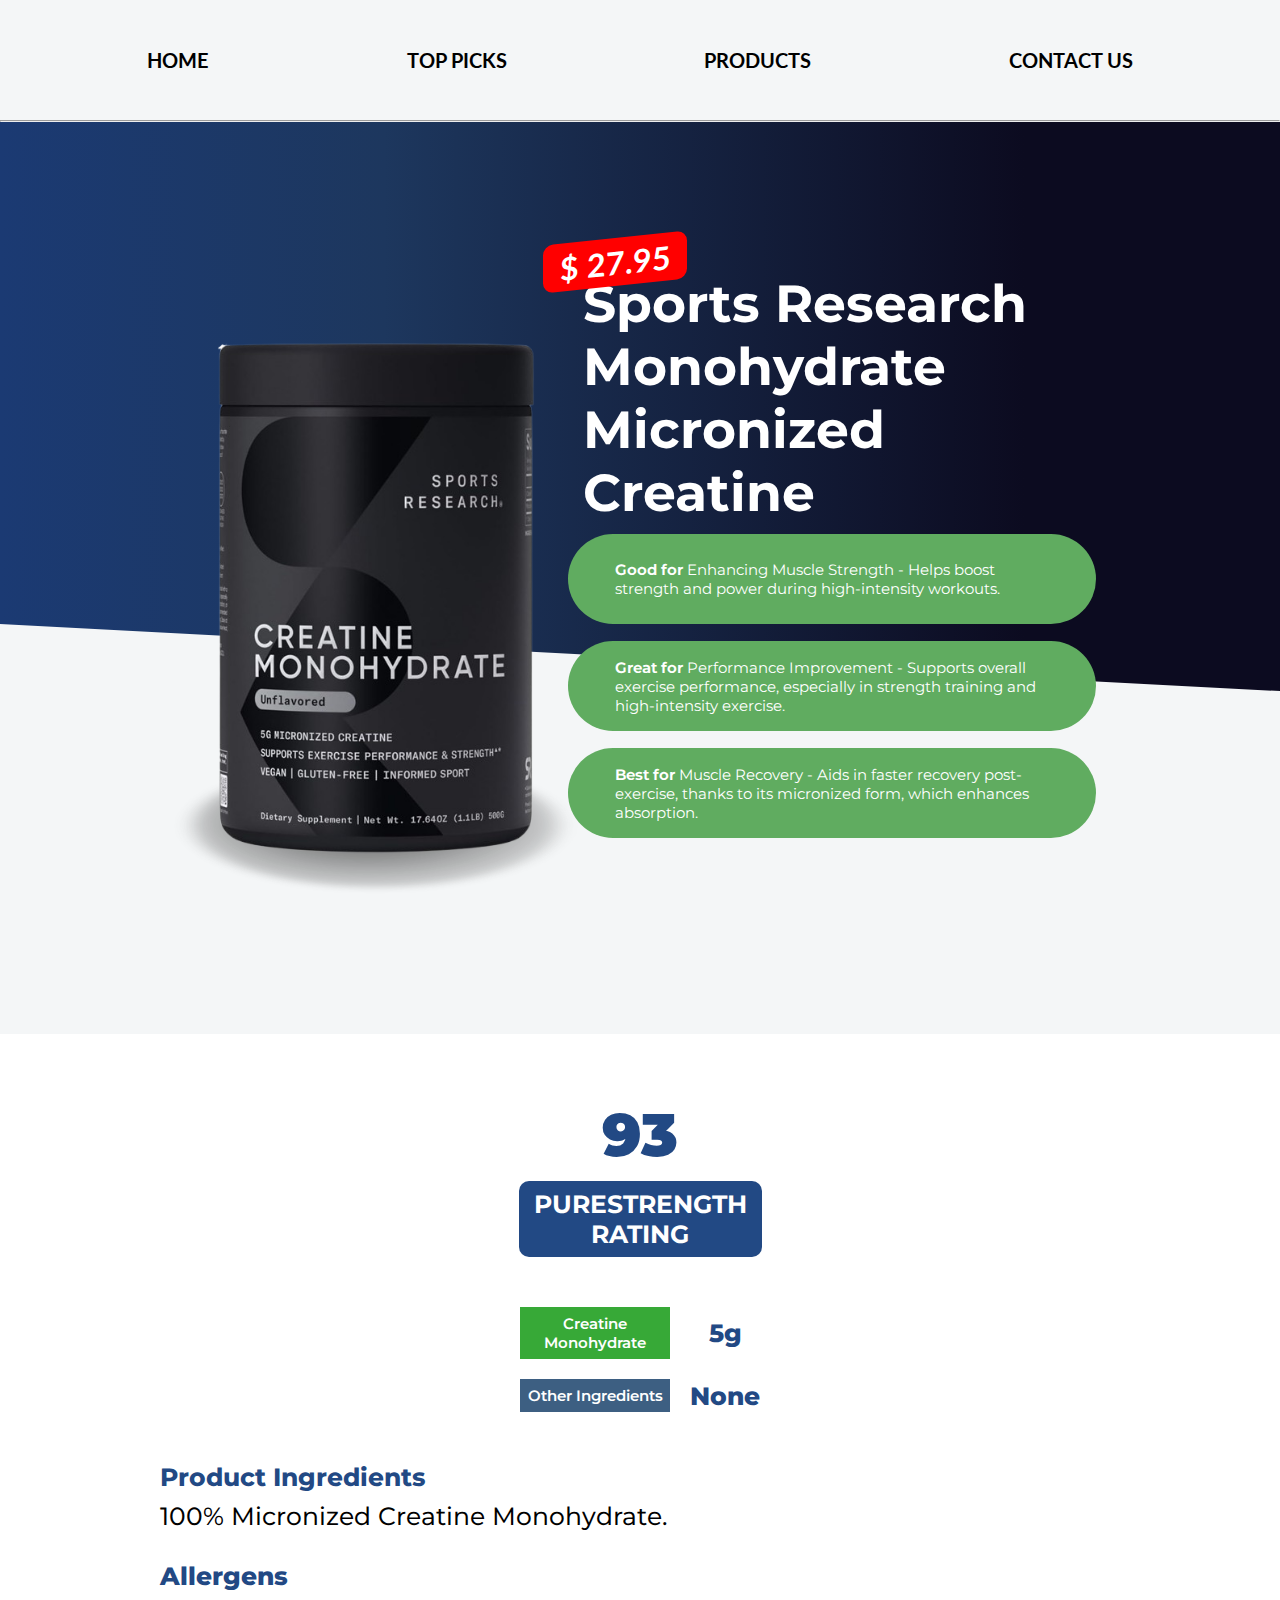
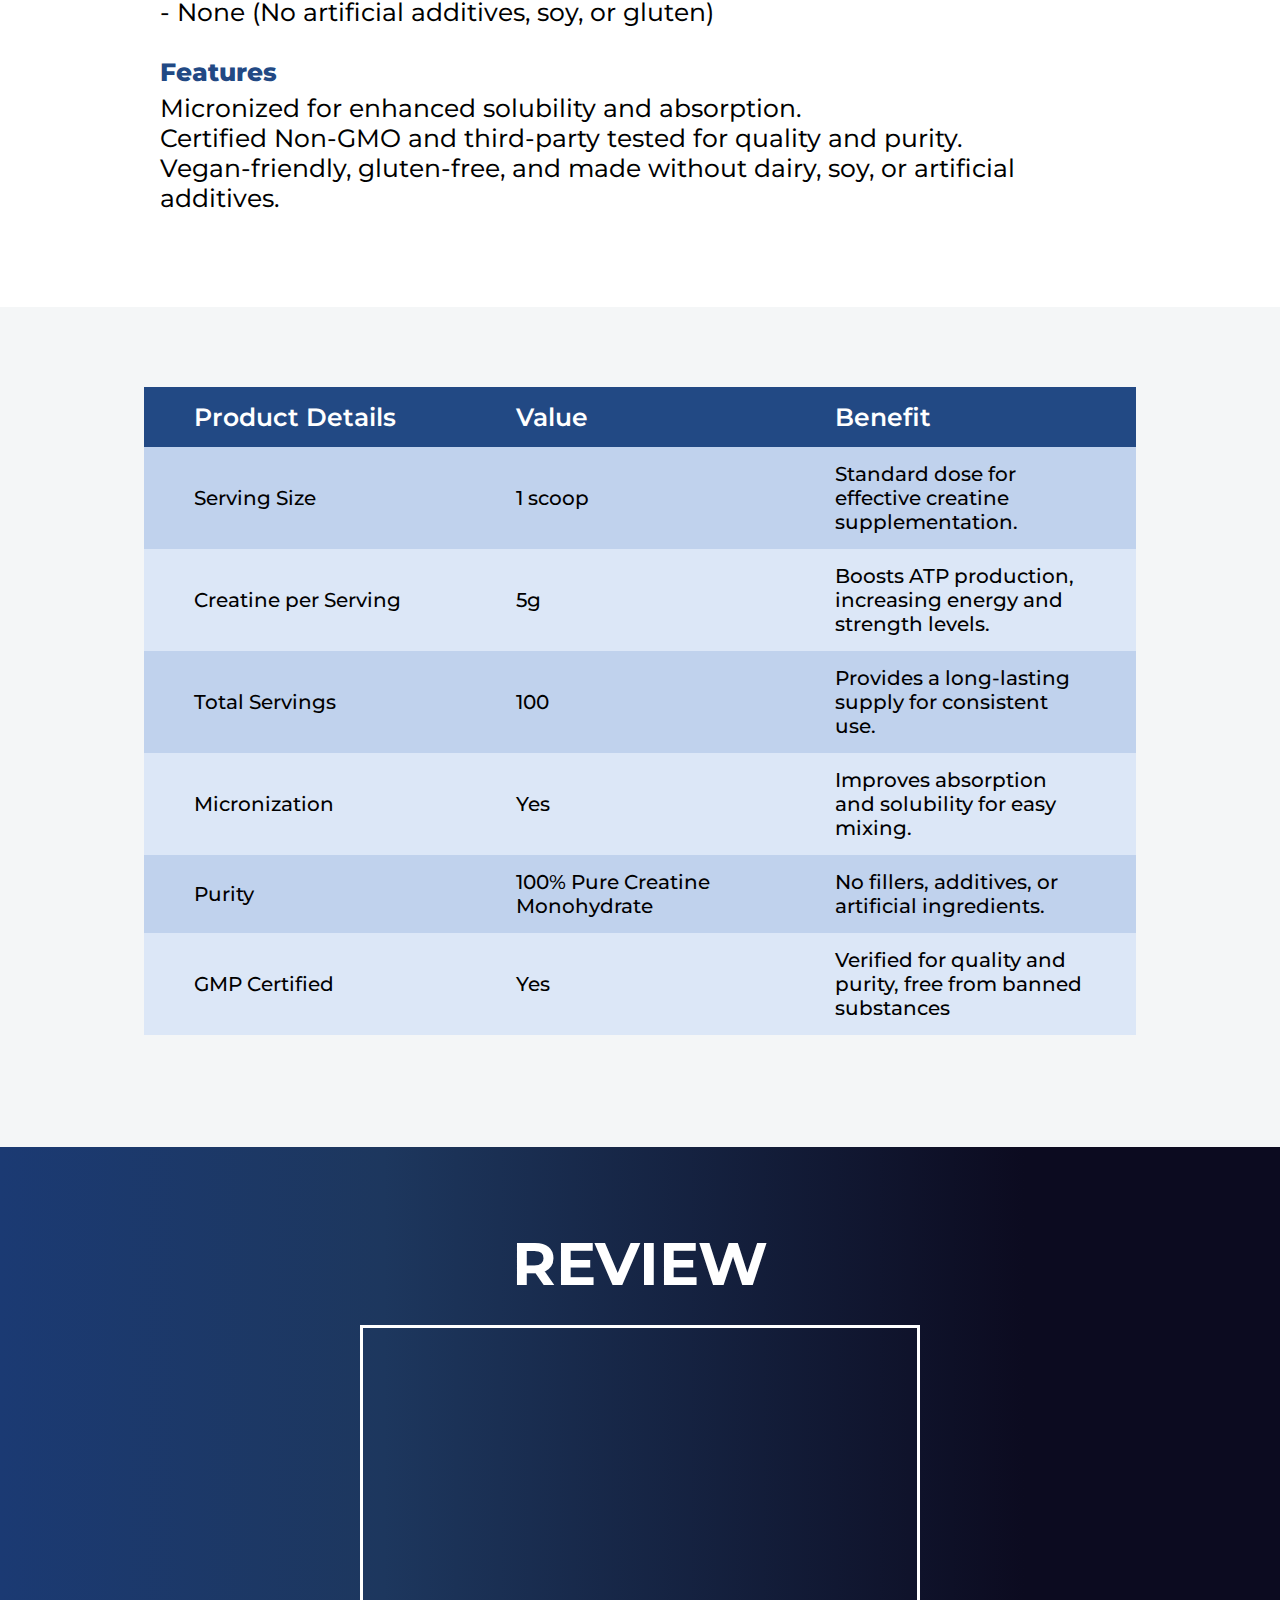
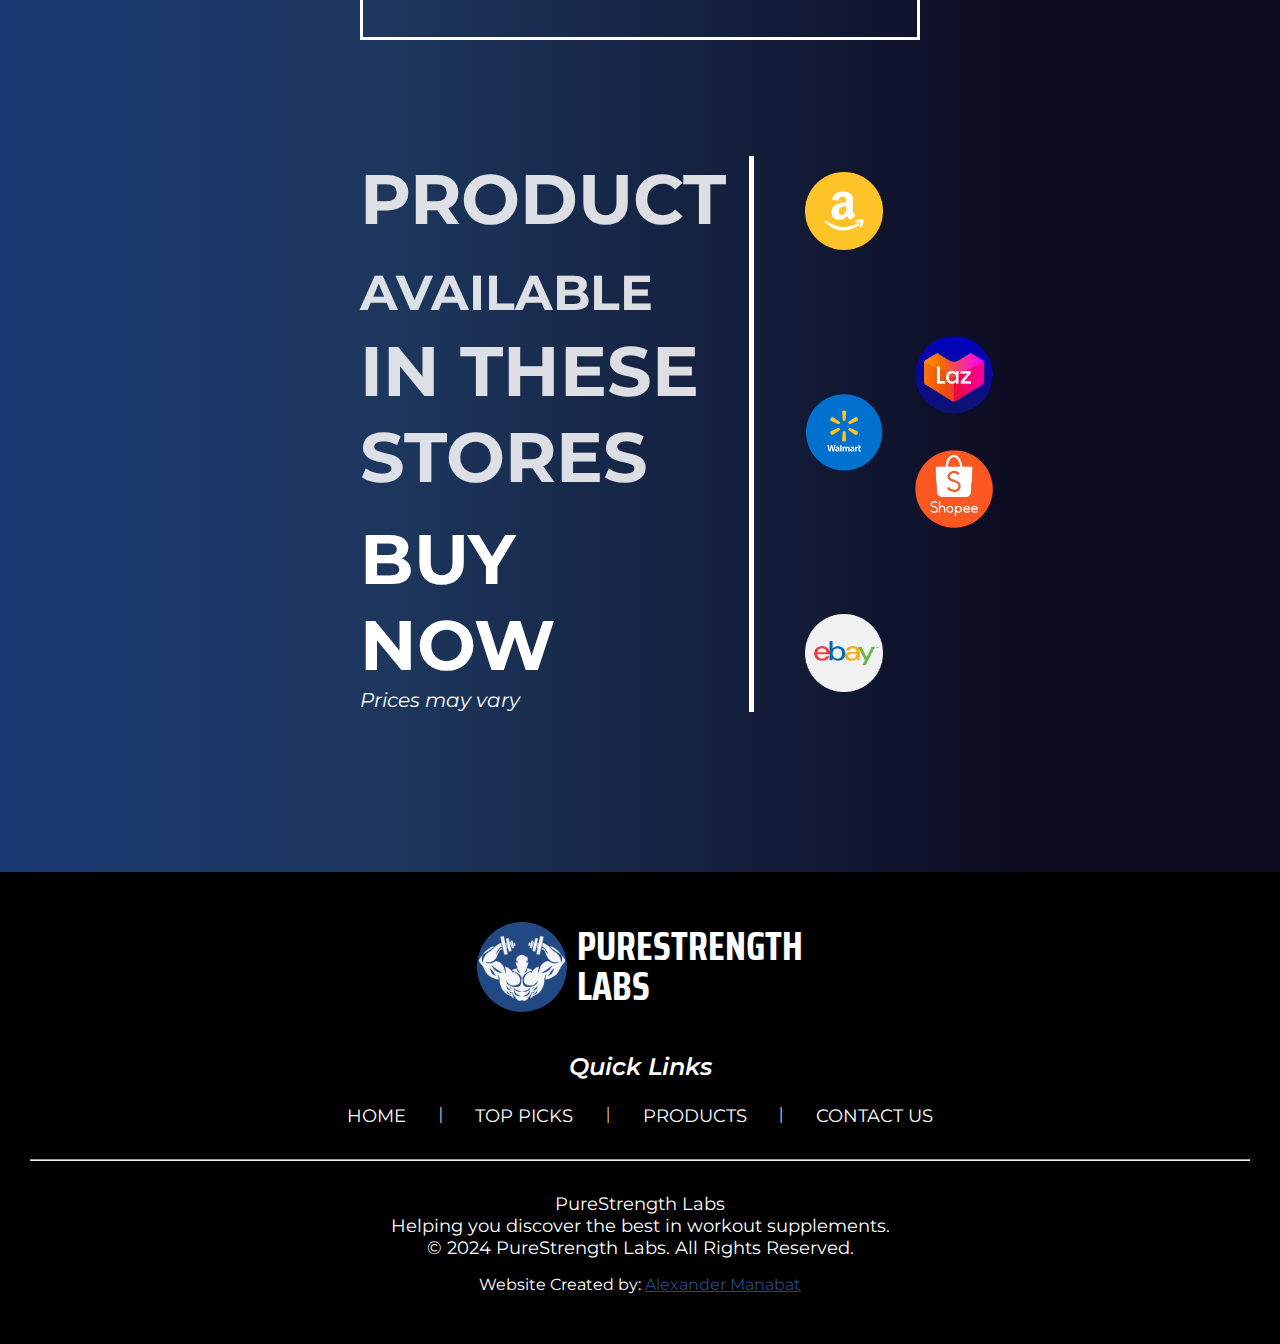
<file: aCreatine-per-product/sports-research-creatine.html>
<!DOCTYPE html>
<html lang="en">
  <head>
    <meta charset="UTF-8" />
    <meta name="viewport" content="width=device-width, initial-scale=1.0" />

    <!-- Favicon -->
    <link
      rel="icon"
      type="image/png"
      href="../media/purestrengthlogo.png"
      sizes="16x16"
    />

    <!-- Fonts -->
    <!-- Lato -->
    <link rel="preconnect" href="https://fonts.googleapis.com" />
    <link rel="preconnect" href="https://fonts.gstatic.com" crossorigin />
    <link
      href="https://fonts.googleapis.com/css2?family=Lato:ital,wght@0,100;0,300;0,400;0,700;0,900;1,100;1,300;1,400;1,700;1,900&display=swap"
      rel="stylesheet"
    />

    <!-- Saira Condensed -->
    <link rel="preconnect" href="https://fonts.googleapis.com" />
    <link rel="preconnect" href="https://fonts.gstatic.com" crossorigin />
    <link
      href="https://fonts.googleapis.com/css2?family=Lato:ital,wght@0,100;0,300;0,400;0,700;0,900;1,100;1,300;1,400;1,700;1,900&family=Saira+Condensed:wght@100;200;300;400;500;600;700;800;900&display=swap"
      rel="stylesheet"
    />

    <!-- Montserrat -->
    <link rel="preconnect" href="https://fonts.googleapis.com" />
    <link rel="preconnect" href="https://fonts.gstatic.com" crossorigin />
    <link
      href="https://fonts.googleapis.com/css2?family=Montserrat:ital,wght@0,100..900;1,100..900&display=swap"
      rel="stylesheet"
    />

    <!-- Source Sans Pro -->
    <link rel="preconnect" href="https://fonts.googleapis.com" />
    <link rel="preconnect" href="https://fonts.gstatic.com" crossorigin />
    <link
      href="https://fonts.googleapis.com/css2?family=Source+Code+Pro:ital,wght@0,200..900;1,200..900&family=Source+Sans+3:ital,wght@0,200..900;1,200..900&display=swap"
      rel="stylesheet"
    />

    <link rel="stylesheet" href="perproductcssCreatine.css" />

    <title>Sports Research Creatine | PURESTRENGTH LABS</title>
  </head>
  <body>
    <div id="home">
      <!-- Phone Nav -->
      <section id="phone-nav-bar" alt="navigation panel">
        <div id="icon-hamburger">
          <img
            id="purestrength-logo-picture"
            src="../media/purestrengthlogo.png"
            alt="PURESTRENGTH LABS LOGO"
          />

          <section id="hamburger-toggle" onclick="toggleMenu()">
            <img
              id="hamburger-toggle-picture"
              src="../media/icons/hamburger-icon.png"
              alt="Hamburger Icon"
            />
          </section>
        </div>

        <div id="phone-inner-links">
          <ul>
            <li><a href="../index.html" alt="Home Navigation">HOME</a></li>
            <li>
              <a href="../index.html#top-picks" alt="Top Picks Navigation"
                >TOP PICKS</a
              >
            </li>
            <li>
              <a href="../index.html#all-products" alt="Products Navigation"
                >PRODUCTS</a
              >
            </li>
            <li>
              <a href="../index.html#contact-us" alt="Contact Us Navigation"
                >CONTACT US</a
              >
            </li>
          </ul>
        </div>
      </section>
      <!-- Header -->
      <section id="nav-bar" alt="navigation panel">
        <ul>
          <li><a href="../index.html" alt="Home Navigation">HOME</a></li>
          <li>
            <a href="../index.html#top-picks" alt="Top Picks Navigation"
              >TOP PICKS</a
            >
          </li>
          <li>
            <a href="../index.html#all-products" alt="Products Navigation"
              >PRODUCTS</a
            >
          </li>
          <li>
            <a href="../index.html#contact-us" alt="Contact Us Navigation"
              >CONTACT US</a
            >
          </li>
        </ul>
      </section>

      <hr class="line-break" />
    </div>

    <div id="main-product-container">
      <!-- Empty Gradient Div -->
      <div id="content-header-container"></div>
      <!-- Product Container -->
      <div id="product-info-container">
        <section id="product-picture">
          <img
            src="../media/products-creatine//sports-research-creatine.png"
            id="product-image"
            alt="Product Image"
          />
          <img
            src="../media/black-shadow.png"
            id="shadow-image"
            alt="Shadow Image"
          />
        </section>
        <section id="product-desc">
          <div id="product-name">
            <div id="price-container">
              <h1 id="price">$ 27.95</h1>
            </div>
            <h1 id="main-text">
              Sports Research Monohydrate Micronized Creatine
            </h1>
          </div>
          <div id="product-benefits">
            <div class="cards">
              <p>
                <span class="bold-light">Good for </span>Enhancing Muscle
                Strength - Helps boost strength and power during high-intensity
                workouts.
              </p>
            </div>
            <div class="cards">
              <p>
                <span class="bold-light">Great for </span>Performance
                Improvement - Supports overall exercise performance, especially
                in strength training and high-intensity exercise.
              </p>
            </div>
            <div class="cards">
              <p>
                <span class="bold-light">Best for </span> Muscle Recovery - Aids
                in faster recovery post-exercise, thanks to its micronized form,
                which enhances absorption.
              </p>
            </div>
          </div>
        </section>
      </div>
      <!-- Phone Product Desc -->
      <div id="phone-product-benefits">
        <div class="cards">
          <p>
            <span class="bold-light">Good for </span>Enhancing Muscle Strength -
            Helps boost strength and power during high-intensity workouts.
          </p>
        </div>
        <div class="cards">
          <p>
            <span class="bold-light">Great for </span>Performance Improvement -
            Supports overall exercise performance, especially in strength
            training and high-intensity exercise.
          </p>
        </div>
        <div class="cards">
          <p>
            <span class="bold-light">Best for </span> Muscle Recovery - Aids in
            faster recovery post-exercise, thanks to its micronized form, which
            enhances absorption.
          </p>
        </div>
      </div>
    </div>

    <div id="creatine-review-container">
      <section id="creatine-inner-review">
        <div id="creatine-lab-personal-rating">
          <h1 class="bold">93</h1>
          <h2>
            PURESTRENGTH<br />
            RATING
          </h2>
        </div>

        <div id="creatine-ingredients">
          <section id="creatine" class="creatine-inner-ingredients">
            <h1 class="def creatine">Creatine Monohydrate</h1>
            <h1 class="value">5g</h1>
          </section>
          <section id="other-ingredients" class="creatine-inner-ingredients">
            <h1 class="def other">Other Ingredients</h1>
            <h1 class="value">None</h1>
          </section>
        </div>

        <div id="creatine-product-ingredients">
          <h1 class="def">Product Ingredients</h1>
          <h1>100% Micronized Creatine Monohydrate.</h1>
        </div>

        <div id="creatine-allergens">
          <h1 class="def">Allergens</h1>
          <h1>- None (No artificial additives, soy, or gluten)</h1>
        </div>

        <div id="creatine-features">
          <h1 class="def">Features</h1>
          <h1>Micronized for enhanced solubility and absorption.</h1>
          <h1>
            Certified Non-GMO and third-party tested for quality and purity.
          </h1>
          <h1>
            Vegan-friendly, gluten-free, and made without dairy, soy, or
            artificial additives.
          </h1>
        </div>
      </section>
    </div>

    <!-- Table Container -->
    <div id="main-table-container">
      <table id="main-table">
        <tr>
          <th>Product Details</th>
          <th>Value</th>
          <th>Benefit</th>
        </tr>
        <tr class="tr-hover">
          <td>Serving Size</td>
          <td>1 scoop</td>
          <td>Standard dose for effective creatine supplementation.</td>
        </tr>
        <tr class="tr-hover">
          <td>Creatine per Serving</td>
          <td>5g</td>
          <td>Boosts ATP production, increasing energy and strength levels.</td>
        </tr>
        <tr class="tr-hover">
          <td>Total Servings</td>
          <td>100</td>
          <td>Provides a long-lasting supply for consistent use.</td>
        </tr>
        <tr class="tr-hover">
          <td>Micronization</td>
          <td>Yes</td>
          <td>Improves absorption and solubility for easy mixing.</td>
        </tr>
        <tr class="tr-hover">
          <td>Purity</td>
          <td>100% Pure Creatine Monohydrate</td>
          <td>No fillers, additives, or artificial ingredients.</td>
        </tr>
        <tr class="tr-hover">
          <td>GMP Certified</td>
          <td>Yes</td>
          <td>Verified for quality and purity, free from banned substances​</td>
        </tr>
      </table>
    </div>

    <!-- Reviews Container -->
    <div id="main-reviews-container">
      <div id="inner-container">
        <div id="inner-reviews-video">
          <h1>REVIEW</h1>
          <iframe
            width="560"
            height="315"
            src="https://www.youtube.com/embed/O-ug-GTLqzA?si=JBR1EA7wBiM2sOeh&amp;start=89"
            title="YouTube video player"
            frameborder="0"
            allow="accelerometer; autoplay; clipboard-write; encrypted-media; gyroscope; picture-in-picture; web-share"
            referrerpolicy="strict-origin-when-cross-origin"
            allowfullscreen
            id="review-video"
          ></iframe>
        </div>

        <div id="shops">
          <section id="inner-text">
            <h1 id="firstH">
              PRODUCT <span class="smaller">AVAILABLE</span> <br />IN THESE
              STORES
            </h1>
            <h1 id="secondH">BUY NOW</h1>
            <p id="firstp">Prices may vary</p>
          </section>
          <section id="inner-shop-container">
            <section id="first-shops">
              <a
                href="https://www.amazon.com/Sports-Research-Creatine-Monohydrate-Performance/dp/B0CCJZVJYG/ref=sr_1_1?crid=1LJVHQVYLZMDV&dib=eyJ2IjoiMSJ9.[base64].9ZxP5VBNqeN502WS3MUFQk4l-T9sfiDm-Gz8utK0L2w&dib_tag=se&keywords=sports+research+creatine+monohydrate&qid=1728822981&sprefix=sports+research+cr%2Caps%2C277&sr=8-1"
                ><img
                  class="shop-logo"
                  src="../media/icons-shop/amazon.png"
                  alt="Amazon"
              /></a>
              <a href="https://www.walmart.com"
                ><img
                  class="shop-logo"
                  src="../media/icons-shop/walmart.png"
                  alt="Walmart"
              /></a>
              <a href="https://www.ebay.ph"
                ><img
                  class="shop-logo"
                  src="../media/icons-shop/ebay.png"
                  alt="Ebay"
              /></a>
            </section>

            <section id="second-shops">
              <a
                href="https://www.lazada.com.ph/?spm=a2o4l.searchlist.header.dhome.253428bczHIp5B#?"
              >
                <img
                  class="shop-logo"
                  src="../media/icons-shop/lazada.png"
                  alt="Lazada"
                />
              </a>
              <a
                href="https://shopee.ph/?gad_source=1&gclid=CjwKCAjw3624BhBAEiwAkxgTOuXPDWnhKEhc5mHOo0A_j8W6E_niwxR5W21CCFucL3kvvo_R7hbgaBoCoH0QAvD_BwE"
              >
                <img
                  class="shop-logo"
                  src="../media/icons-shop/shoppee.png"
                  alt="Shoppee"
                />
              </a>
            </section>
          </section>
        </div>
      </div>
    </div>

    <!-- Footer -->
    <footer id="footer">
      <section id="purestrength-text-logo">
        <img
          id="purestrength-logo"
          src="../media/purestrengthlogo.png"
          alt="PureStrength Labs Logo"
        />
        <h1 id="pure-strength-text">
          PURESTRENGTH <br />
          LABS
        </h1>
      </section>

      <section id="quick-links">
        <h2>Quick Links</h2>
        <ul id="nav-quick-links">
          <li><a href="../index.html" alt="Home Navigation">HOME</a></li>
          <span class="seperator">|</span>
          <li>
            <a href="../index.html#top-picks" alt="Top Picks Navigation"
              >TOP PICKS</a
            >
          </li>
          <span class="seperator">|</span>
          <li>
            <a href="../index.html#all-products" alt="Products Navigation"
              >PRODUCTS</a
            >
          </li>
          <span class="seperator">|</span>
          <li>
            <a href="../index.html#contact-us" alt="Contact Us Navigation"
              >CONTACT US</a
            >
          </li>
        </ul>
      </section>

      <hr class="line-break-footer" />

      <section id="copyright-text">
        <p>PureStrength Labs</p>
        <p>Helping you discover the best in workout supplements.</p>
        <p>© 2024 PureStrength Labs. All Rights Reserved.</p>
      </section>

      <p class="text-created">
        Website Created by:
        <a
          href="https://www.linkedin.com/in/alexander-manabat-8206002a7/"
          target="_blank"
        >
          Alexander Manabat</a
        >
      </p>
    </footer>
    <script src="../hamburger-icon-products.js"></script>
  </body>
</html>
</file>
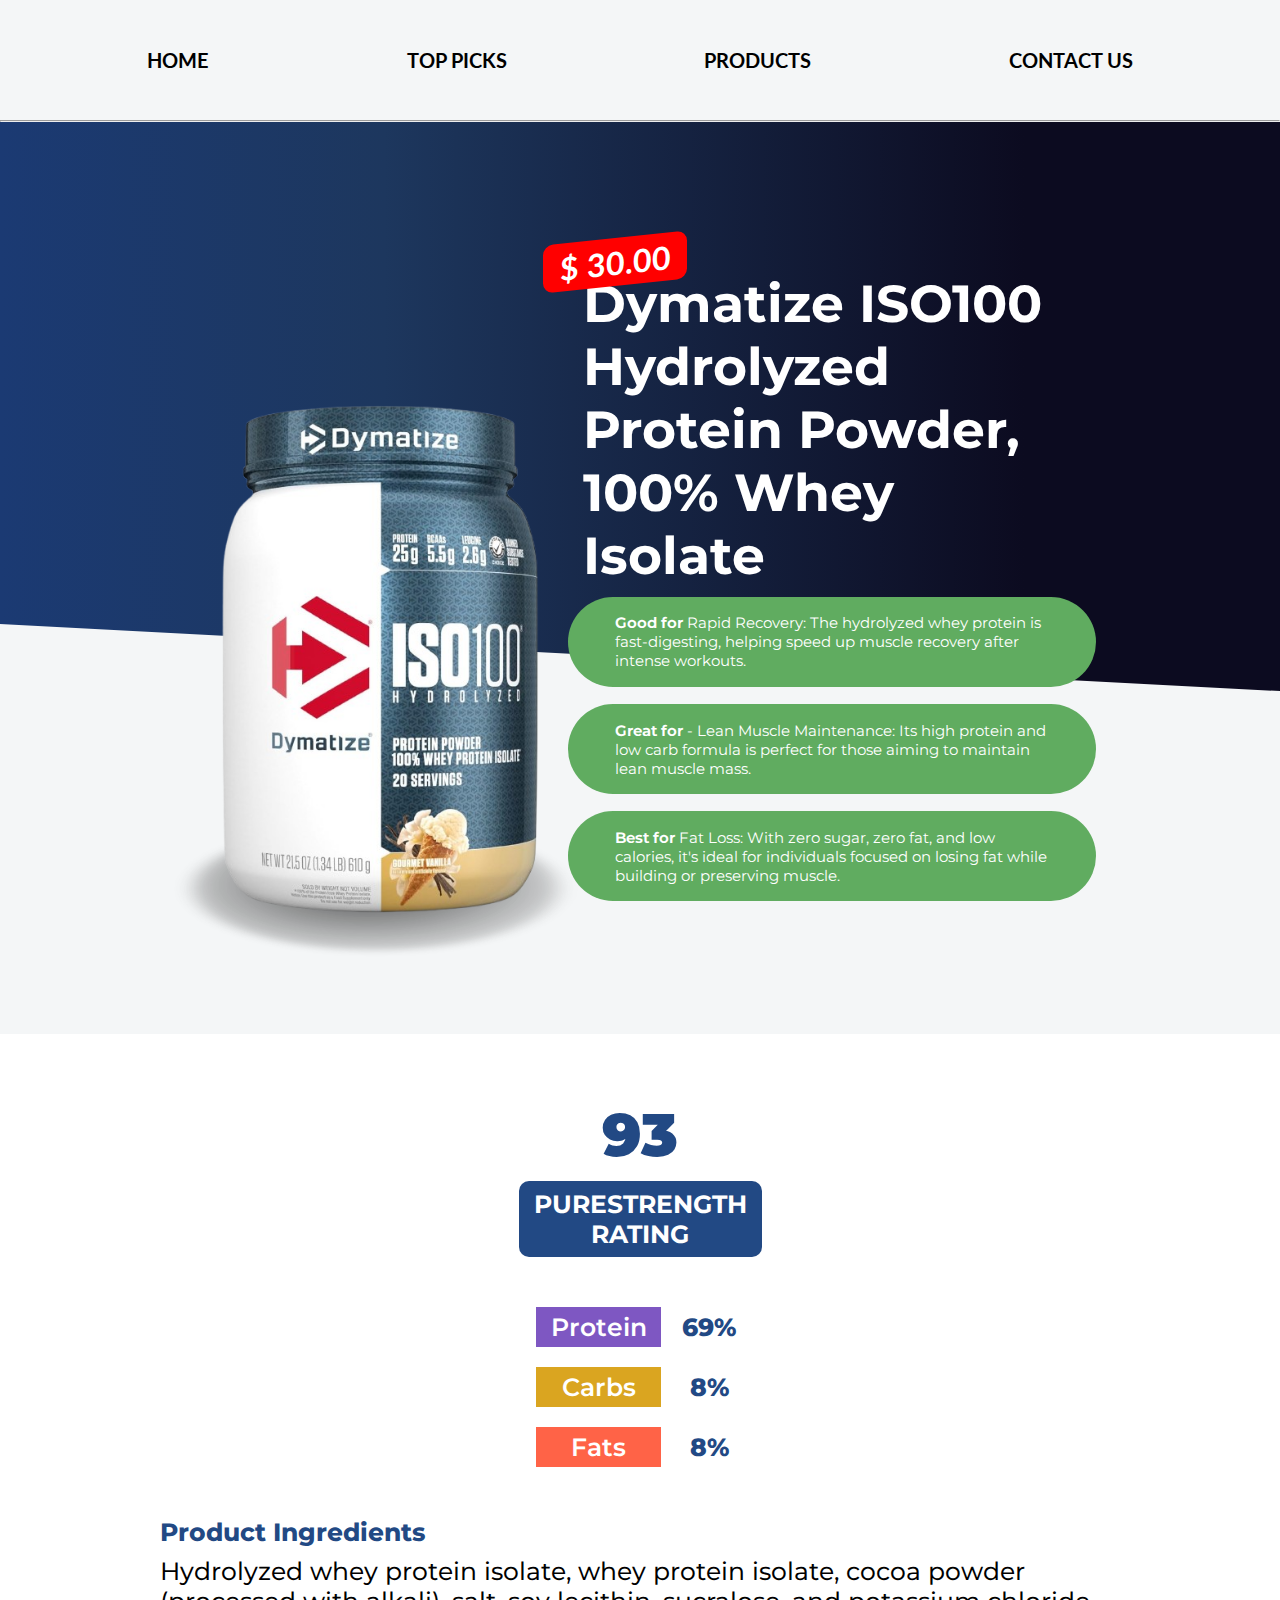
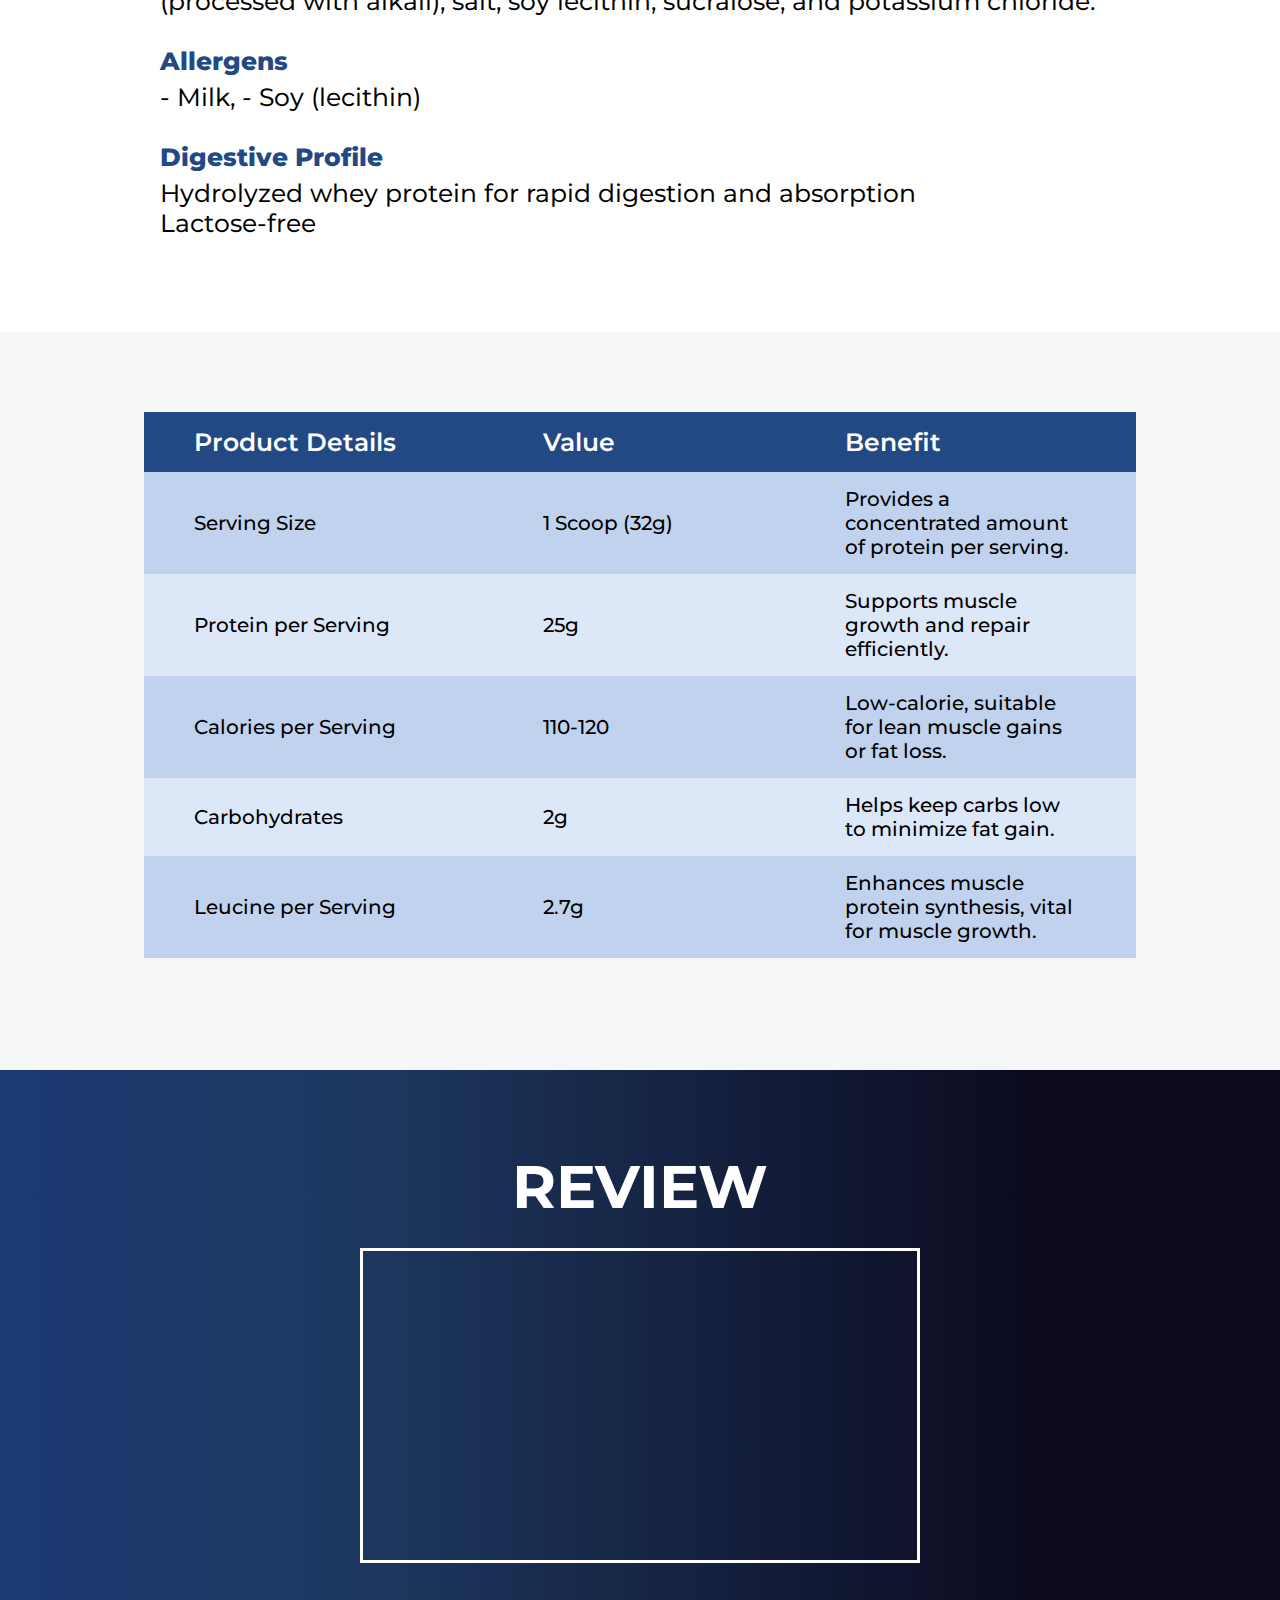
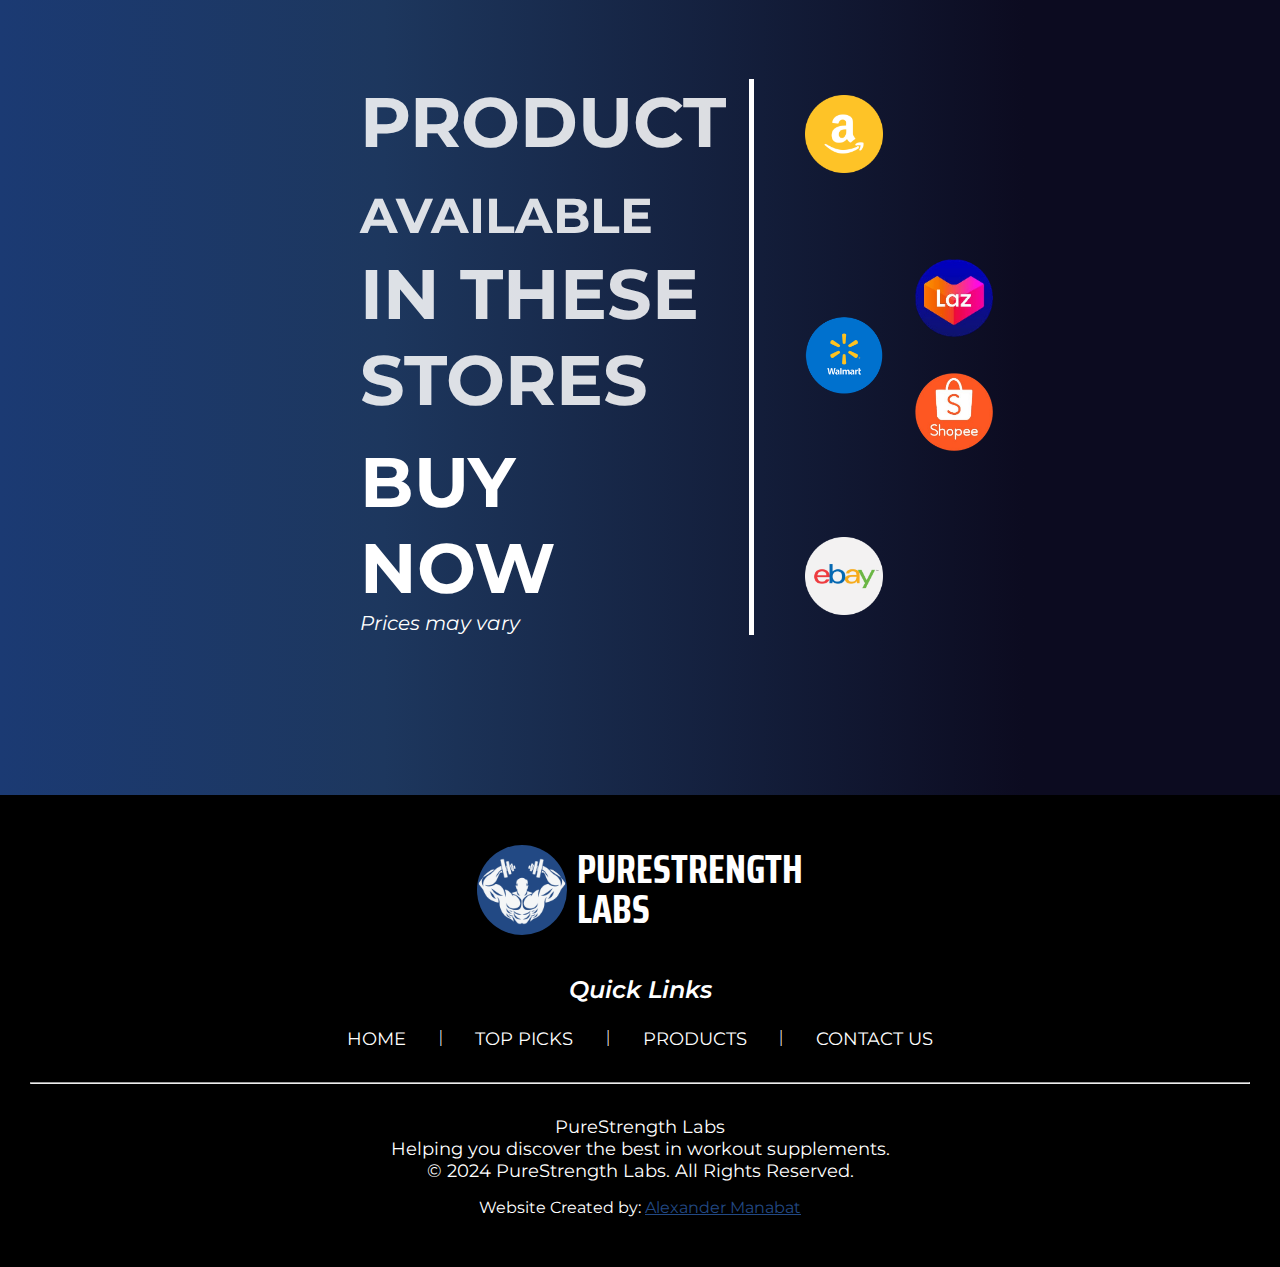
<file: aProtein-per-product/dymatize-iso10-protein.html>
<!DOCTYPE html>
<html lang="en">
  <head>
    <meta charset="UTF-8" />
    <meta name="viewport" content="width=device-width, initial-scale=1.0" />

    <!-- Favicon -->
    <link
      rel="icon"
      type="image/png"
      href="../media/purestrengthlogo.png"
      sizes="16x16"
    />

    <!-- Fonts -->
    <!-- Lato -->
    <link rel="preconnect" href="https://fonts.googleapis.com" />
    <link rel="preconnect" href="https://fonts.gstatic.com" crossorigin />
    <link
      href="https://fonts.googleapis.com/css2?family=Lato:ital,wght@0,100;0,300;0,400;0,700;0,900;1,100;1,300;1,400;1,700;1,900&display=swap"
      rel="stylesheet"
    />

    <!-- Saira Condensed -->
    <link rel="preconnect" href="https://fonts.googleapis.com" />
    <link rel="preconnect" href="https://fonts.gstatic.com" crossorigin />
    <link
      href="https://fonts.googleapis.com/css2?family=Lato:ital,wght@0,100;0,300;0,400;0,700;0,900;1,100;1,300;1,400;1,700;1,900&family=Saira+Condensed:wght@100;200;300;400;500;600;700;800;900&display=swap"
      rel="stylesheet"
    />

    <!-- Montserrat -->
    <link rel="preconnect" href="https://fonts.googleapis.com" />
    <link rel="preconnect" href="https://fonts.gstatic.com" crossorigin />
    <link
      href="https://fonts.googleapis.com/css2?family=Montserrat:ital,wght@0,100..900;1,100..900&display=swap"
      rel="stylesheet"
    />

    <!-- Source Sans Pro -->
    <link rel="preconnect" href="https://fonts.googleapis.com" />
    <link rel="preconnect" href="https://fonts.gstatic.com" crossorigin />
    <link
      href="https://fonts.googleapis.com/css2?family=Source+Code+Pro:ital,wght@0,200..900;1,200..900&family=Source+Sans+3:ital,wght@0,200..900;1,200..900&display=swap"
      rel="stylesheet"
    />

    <link rel="stylesheet" href="perproductcssProtein.css" />

    <title>Dymatize ISO100 Hydrolyzed Protein | PURESTRENGTH LABS</title>
  </head>
  <body>
    <div id="home">
      <!-- Phone Nav -->
      <section id="phone-nav-bar" alt="navigation panel">
        <div id="icon-hamburger">
          <img
            id="purestrength-logo-picture"
            src="../media/purestrengthlogo.png"
            alt="PURESTRENGTH LABS LOGO"
          />

          <section id="hamburger-toggle" onclick="toggleMenu()">
            <img
              id="hamburger-toggle-picture"
              src="../media/icons/hamburger-icon.png"
              alt="Hamburger Icon"
            />
          </section>
        </div>

        <div id="phone-inner-links">
          <ul>
            <li><a href="../index.html" alt="Home Navigation">HOME</a></li>
            <li>
              <a href="../index.html#top-picks" alt="Top Picks Navigation"
                >TOP PICKS</a
              >
            </li>
            <li>
              <a href="../index.html#all-products" alt="Products Navigation"
                >PRODUCTS</a
              >
            </li>
            <li>
              <a href="../index.html#contact-us" alt="Contact Us Navigation"
                >CONTACT US</a
              >
            </li>
          </ul>
        </div>
      </section>
      <!-- Header -->
      <section id="nav-bar" alt="navigation panel">
        <ul>
          <li><a href="../index.html" alt="Home Navigation">HOME</a></li>
          <li>
            <a href="../index.html#top-picks" alt="Top Picks Navigation"
              >TOP PICKS</a
            >
          </li>
          <li>
            <a href="../index.html#all-products" alt="Products Navigation"
              >PRODUCTS</a
            >
          </li>
          <li>
            <a href="../index.html#contact-us" alt="Contact Us Navigation"
              >CONTACT US</a
            >
          </li>
        </ul>
      </section>

      <hr class="line-break" />
    </div>

    <div id="main-product-container">
      <!-- Empty Gradient Div -->
      <div id="content-header-container"></div>
      <!-- Product Container -->
      <div id="product-info-container">
        <section id="product-picture">
          <img
            src="../media/products-protein/dymatize-protein.png"
            id="product-image"
            alt="Product Image"
          />
          <img
            src="../media/black-shadow.png"
            id="shadow-image"
            alt="Shadow Image"
          />
        </section>
        <section id="product-desc">
          <div id="product-name">
            <div id="price-container">
              <h1 id="price">$ 30.00</h1>
            </div>
            <h1 id="main-text">
              Dymatize ISO100 Hydrolyzed Protein Powder, 100% Whey Isolate
            </h1>
          </div>
          <div id="product-benefits">
            <div class="cards">
              <p>
                <span class="bold-light">Good for </span>Rapid Recovery: The
                hydrolyzed whey protein is fast-digesting, helping speed up
                muscle recovery after intense workouts.
              </p>
            </div>
            <div class="cards">
              <p>
                <span class="bold-light">Great for </span>- Lean Muscle
                Maintenance: Its high protein and low carb formula is perfect
                for those aiming to maintain lean muscle mass.
              </p>
            </div>
            <div class="cards">
              <p>
                <span class="bold-light">Best for </span> Fat Loss: With zero
                sugar, zero fat, and low calories, it's ideal for individuals
                focused on losing fat while building or preserving muscle.
              </p>
            </div>
          </div>
        </section>
      </div>
      <!-- Phone Product Desc -->
      <div id="phone-product-benefits">
        <div class="cards">
          <p>
            <span class="bold-light">Good for </span>Rapid Recovery: The
            hydrolyzed whey protein is fast-digesting, helping speed up muscle
            recovery after intense workouts.
          </p>
        </div>
        <div class="cards">
          <p>
            <span class="bold-light">Great for </span>- Lean Muscle Maintenance:
            Its high protein and low carb formula is perfect for those aiming to
            maintain lean muscle mass.
          </p>
        </div>
        <div class="cards">
          <p>
            <span class="bold-light">Best for </span> Fat Loss: With zero sugar,
            zero fat, and low calories, it's ideal for individuals focused on
            losing fat while building or preserving muscle.
          </p>
        </div>
      </div>
    </div>

    <div id="review-container">
      <section id="inner-review">
        <div id="lab-personal-rating">
          <h1 class="bold">93</h1>
          <h2>
            PURESTRENGTH<br />
            RATING
          </h2>
        </div>

        <div id="ingredients">
          <section id="protein" class="inner-ingredients">
            <h1 class="def protein">Protein</h1>
            <h1 class="value">69%</h1>
          </section>
          <section id="carbs" class="inner-ingredients">
            <h1 class="def carbs">Carbs</h1>
            <h1 class="value">8%</h1>
          </section>
          <section id="fats" class="inner-ingredients">
            <h1 class="def fats">Fats</h1>
            <h1 class="value">8%</h1>
          </section>
        </div>

        <div id="product-ingredients">
          <h1 class="def">Product Ingredients</h1>
          <h1>
            Hydrolyzed whey protein isolate, whey protein isolate, cocoa powder
            (processed with alkali), salt, soy lecithin, sucralose, and
            potassium chloride.
          </h1>
        </div>

        <div id="allergens">
          <h1 class="def">Allergens</h1>
          <h1>- Milk, - Soy (lecithin)</h1>
        </div>

        <div id="digestive">
          <h1 class="def">Digestive Profile</h1>
          <h1>Hydrolyzed whey protein for rapid digestion and absorption</h1>
          <h1>Lactose-free</h1>
        </div>
      </section>
    </div>

    <!-- Table Container -->
    <div id="main-table-container">
      <table id="main-table">
        <tr>
          <th>Product Details</th>
          <th>Value</th>
          <th>Benefit</th>
        </tr>
        <tr class="tr-hover">
          <td>Serving Size</td>
          <td>1 Scoop (32g)</td>
          <td>Provides a concentrated amount of protein per serving.</td>
        </tr>
        <tr class="tr-hover">
          <td>Protein per Serving</td>
          <td>25g</td>
          <td>Supports muscle growth and repair efficiently.</td>
        </tr>
        <tr class="tr-hover">
          <td>Calories per Serving</td>
          <td>110-120</td>
          <td>Low-calorie, suitable for lean muscle gains or fat loss.</td>
        </tr>
        <tr class="tr-hover">
          <td>Carbohydrates</td>
          <td>2g</td>
          <td>Helps keep carbs low to minimize fat gain.</td>
        </tr>
        <tr class="tr-hover">
          <td>Leucine per Serving</td>
          <td>2.7g</td>
          <td>Enhances muscle protein synthesis, vital for muscle growth.</td>
        </tr>
      </table>
    </div>

    <!-- Reviews Container -->
    <div id="main-reviews-container">
      <div id="inner-container">
        <div id="inner-reviews-video">
          <h1>REVIEW</h1>
          <iframe
            width="560"
            height="315"
            src="https://www.youtube.com/embed/jP_WDmupuSY?si=0eptBCrR9cs31OfE"
            title="YouTube video player"
            frameborder="0"
            allow="accelerometer; autoplay; clipboard-write; encrypted-media; gyroscope; picture-in-picture; web-share"
            referrerpolicy="strict-origin-when-cross-origin"
            allowfullscreen
            id="review-video"
          ></iframe>
        </div>

        <div id="shops">
          <section id="inner-text">
            <h1 id="firstH">
              PRODUCT <span class="smaller">AVAILABLE</span> <br />IN THESE
              STORES
            </h1>
            <h1 id="secondH">BUY NOW</h1>
            <p id="firstp">Prices may vary</p>
          </section>
          <section id="inner-shop-container">
            <section id="first-shops">
              <a
                href="https://www.amazon.com/Hydrolyzed-Protein-Isolate-Chocolate-Servings/dp/B09MR8N7D9/ref=sr_1_1?crid=JH224N41JUH9&dib=eyJ2IjoiMSJ9.[base64].mr94ok6xyv6Qvidm53uPO3Eh1nvSQn0iymtnfs2gW_0&dib_tag=se&keywords=dymatize+iso+100&qid=1728823030&sprefix=dymat%2Caps%2C271&sr=8-1"
                ><img
                  class="shop-logo"
                  src="../media/icons-shop/amazon.png"
                  alt="Amazon"
              /></a>
              <a href="https://www.walmart.com"
                ><img
                  class="shop-logo"
                  src="../media/icons-shop/walmart.png"
                  alt="Walmart"
              /></a>
              <a href="https://www.ebay.ph"
                ><img
                  class="shop-logo"
                  src="../media/icons-shop/ebay.png"
                  alt="Ebay"
              /></a>
            </section>

            <section id="second-shops">
              <a
                href="https://www.lazada.com.ph/?spm=a2o4l.searchlist.header.dhome.253428bczHIp5B#?"
              >
                <img
                  class="shop-logo"
                  src="../media/icons-shop/lazada.png"
                  alt="Lazada"
                />
              </a>
              <a
                href="https://shopee.ph/?gad_source=1&gclid=CjwKCAjw3624BhBAEiwAkxgTOuXPDWnhKEhc5mHOo0A_j8W6E_niwxR5W21CCFucL3kvvo_R7hbgaBoCoH0QAvD_BwE"
              >
                <img
                  class="shop-logo"
                  src="../media/icons-shop/shoppee.png"
                  alt="Shoppee"
                />
              </a>
            </section>
          </section>
        </div>
      </div>
    </div>

    <!-- Footer -->
    <footer id="footer">
      <section id="purestrength-text-logo">
        <img
          id="purestrength-logo"
          src="../media/purestrengthlogo.png"
          alt="PureStrength Labs Logo"
        />
        <h1 id="pure-strength-text">
          PURESTRENGTH <br />
          LABS
        </h1>
      </section>

      <section id="quick-links">
        <h2>Quick Links</h2>
        <ul id="nav-quick-links">
          <li><a href="../index.html" alt="Home Navigation">HOME</a></li>
          <span class="seperator">|</span>
          <li>
            <a href="../index.html#top-picks" alt="Top Picks Navigation"
              >TOP PICKS</a
            >
          </li>
          <span class="seperator">|</span>
          <li>
            <a href="../index.html#all-products" alt="Products Navigation"
              >PRODUCTS</a
            >
          </li>
          <span class="seperator">|</span>
          <li>
            <a href="../index.html#contact-us" alt="Contact Us Navigation"
              >CONTACT US</a
            >
          </li>
        </ul>
      </section>

      <hr class="line-break-footer" />

      <section id="copyright-text">
        <p>PureStrength Labs</p>
        <p>Helping you discover the best in workout supplements.</p>
        <p>© 2024 PureStrength Labs. All Rights Reserved.</p>
      </section>

      <p class="text-created">
        Website Created by:
        <a
          href="https://www.linkedin.com/in/alexander-manabat-8206002a7/"
          target="_blank"
        >
          Alexander Manabat</a
        >
      </p>
    </footer>
    <script src="../hamburger-icon-products.js"></script>
  </body>
</html>
</file>
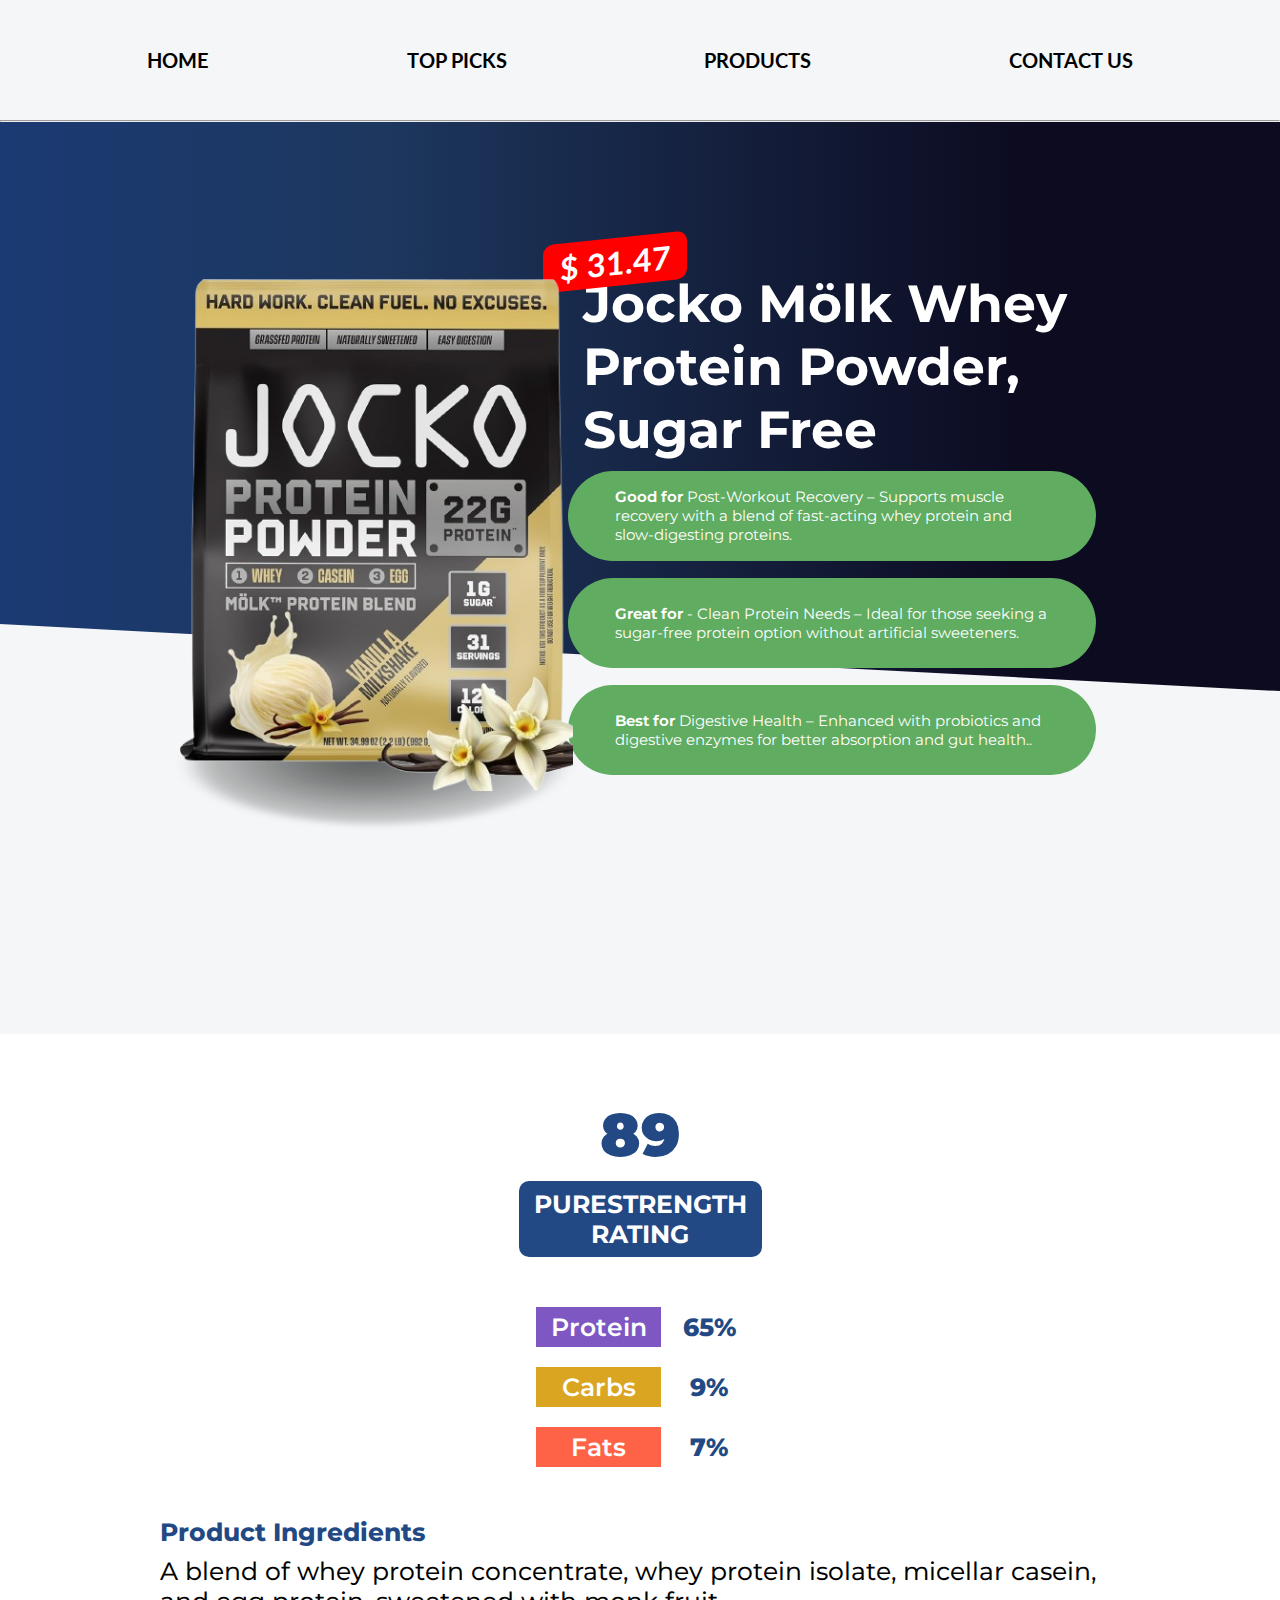
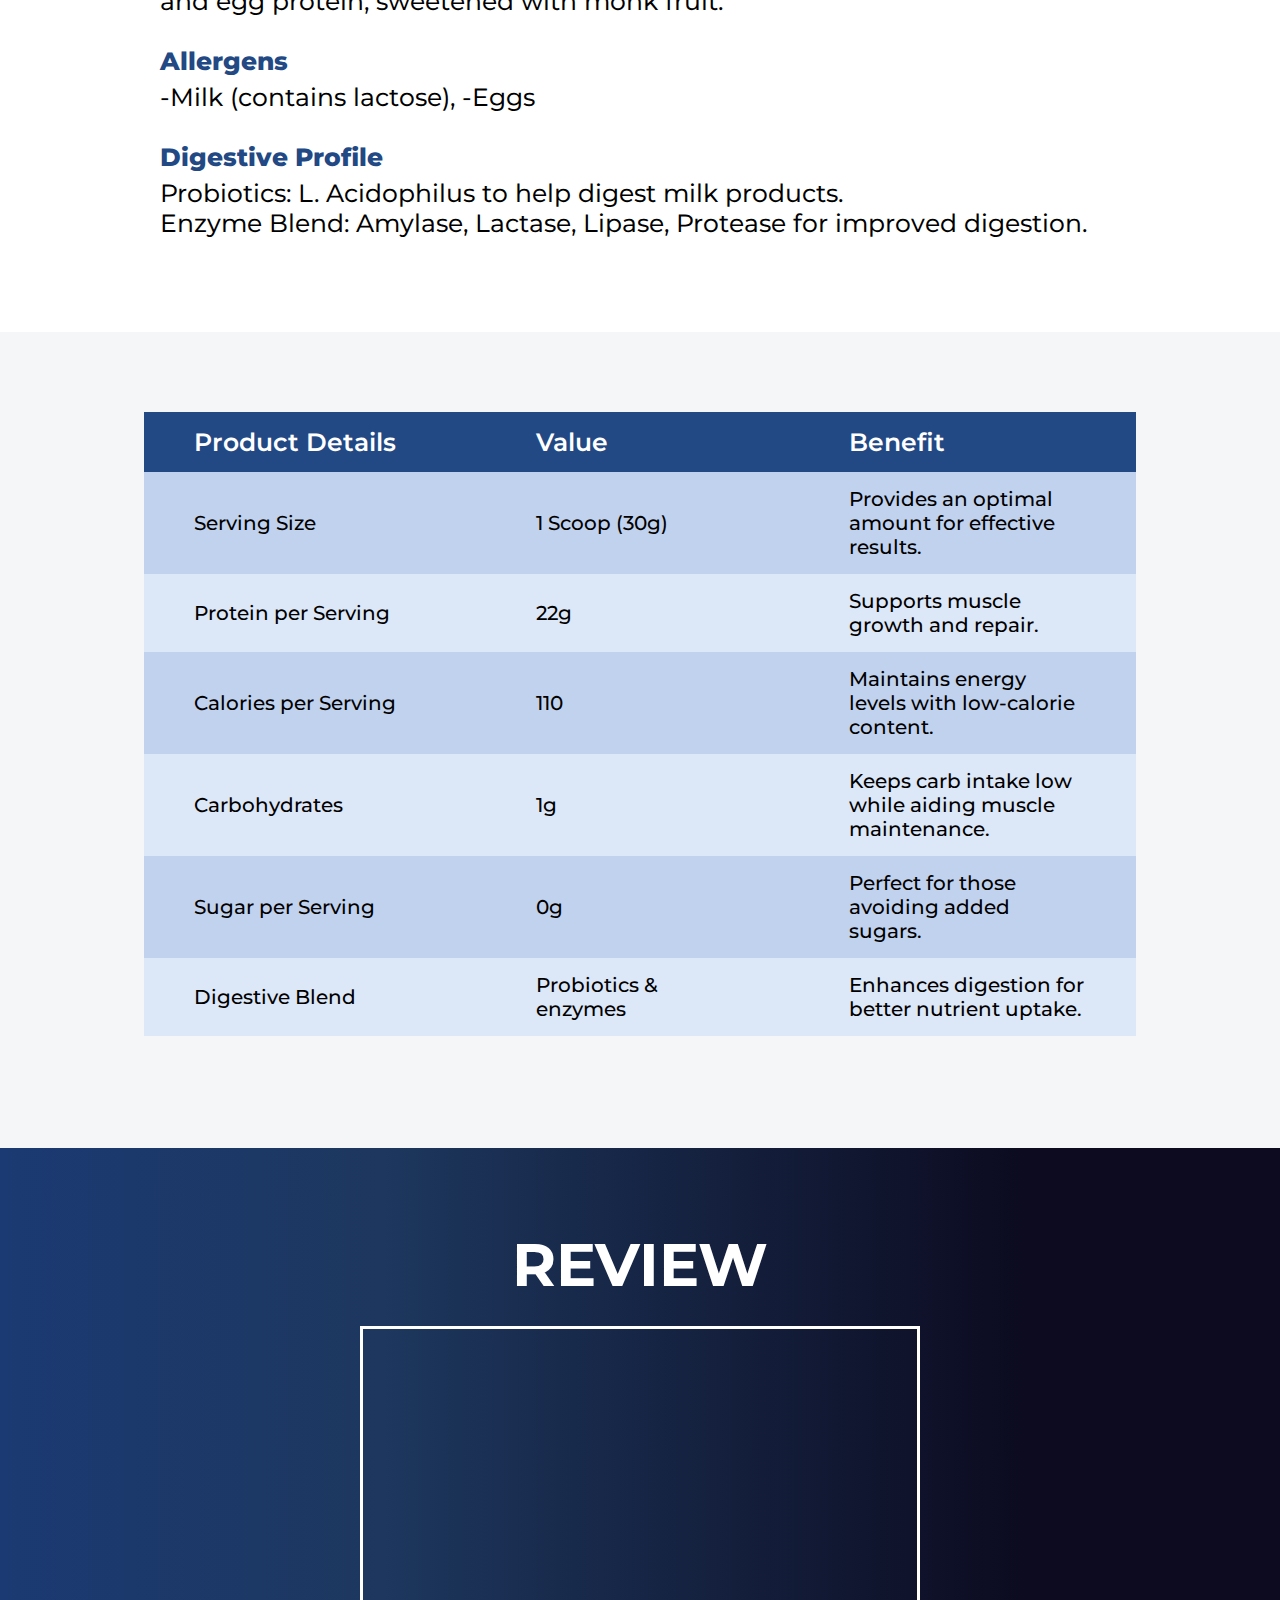
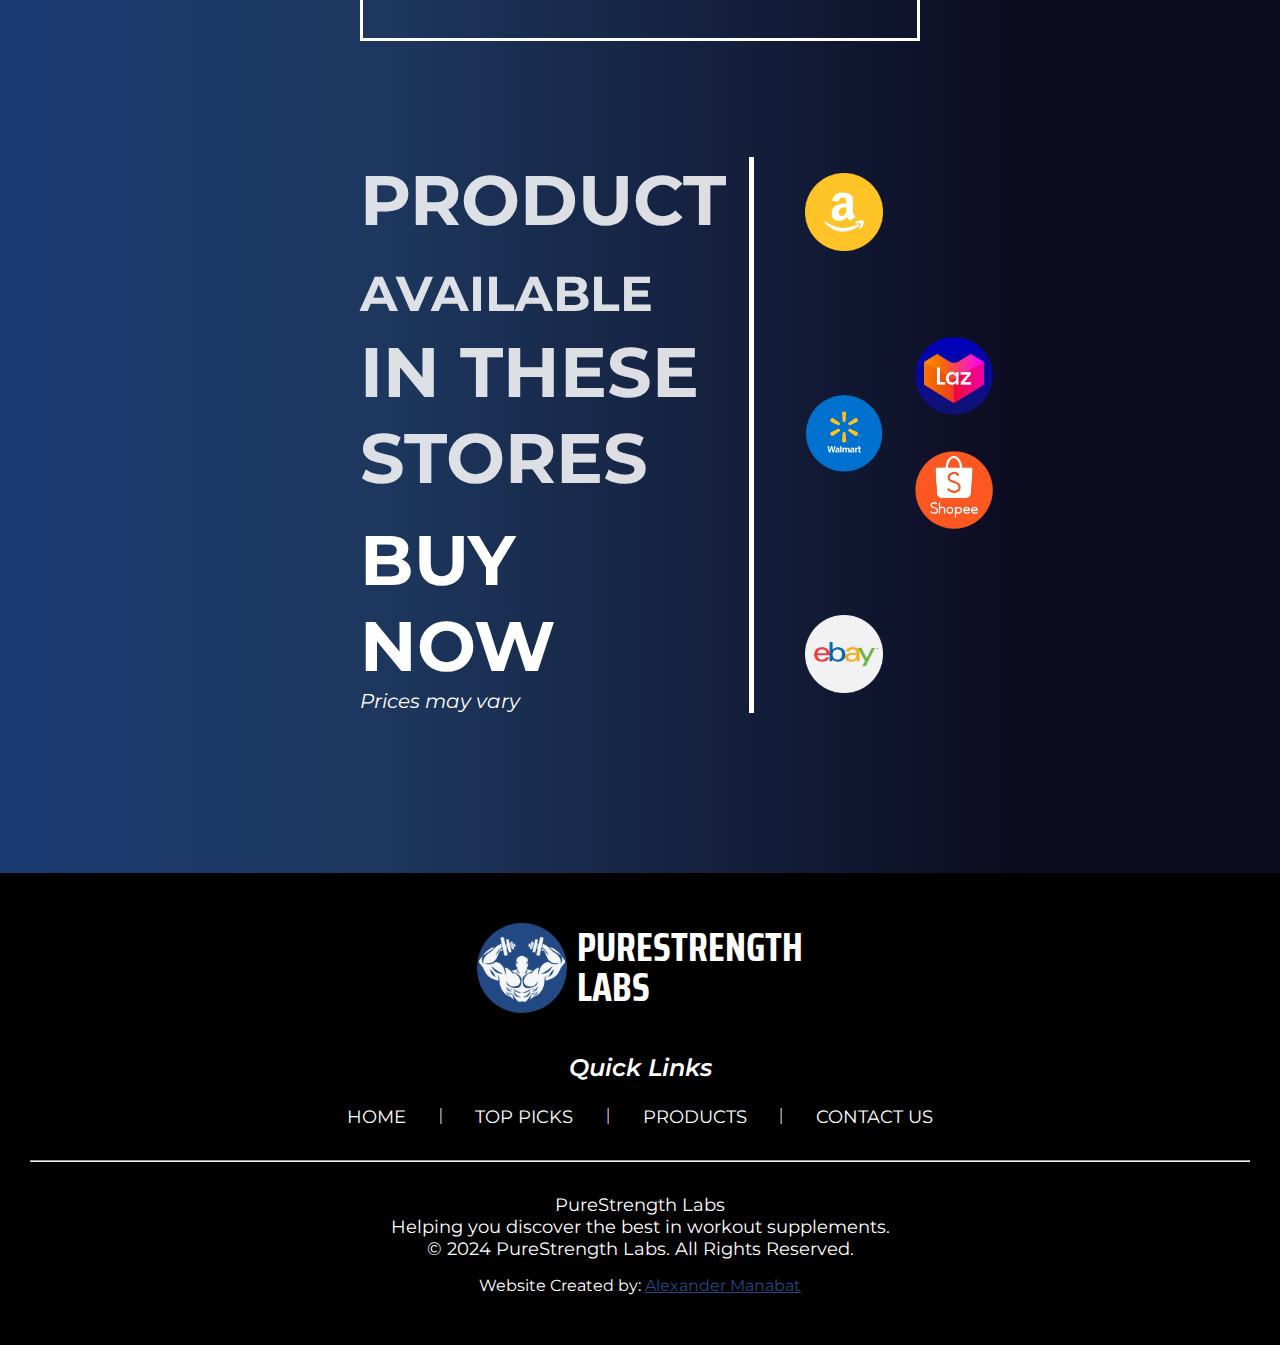
<file: aProtein-per-product/jocko-mölk-protein.html>
<!DOCTYPE html>
<html lang="en">
  <head>
    <meta charset="UTF-8" />
    <meta name="viewport" content="width=device-width, initial-scale=1.0" />

    <!-- Favicon -->
    <link
      rel="icon"
      type="image/png"
      href="../media/purestrengthlogo.png"
      sizes="16x16"
    />

    <!-- Fonts -->
    <!-- Lato -->
    <link rel="preconnect" href="https://fonts.googleapis.com" />
    <link rel="preconnect" href="https://fonts.gstatic.com" crossorigin />
    <link
      href="https://fonts.googleapis.com/css2?family=Lato:ital,wght@0,100;0,300;0,400;0,700;0,900;1,100;1,300;1,400;1,700;1,900&display=swap"
      rel="stylesheet"
    />

    <!-- Saira Condensed -->
    <link rel="preconnect" href="https://fonts.googleapis.com" />
    <link rel="preconnect" href="https://fonts.gstatic.com" crossorigin />
    <link
      href="https://fonts.googleapis.com/css2?family=Lato:ital,wght@0,100;0,300;0,400;0,700;0,900;1,100;1,300;1,400;1,700;1,900&family=Saira+Condensed:wght@100;200;300;400;500;600;700;800;900&display=swap"
      rel="stylesheet"
    />

    <!-- Montserrat -->
    <link rel="preconnect" href="https://fonts.googleapis.com" />
    <link rel="preconnect" href="https://fonts.gstatic.com" crossorigin />
    <link
      href="https://fonts.googleapis.com/css2?family=Montserrat:ital,wght@0,100..900;1,100..900&display=swap"
      rel="stylesheet"
    />

    <!-- Source Sans Pro -->
    <link rel="preconnect" href="https://fonts.googleapis.com" />
    <link rel="preconnect" href="https://fonts.gstatic.com" crossorigin />
    <link
      href="https://fonts.googleapis.com/css2?family=Source+Code+Pro:ital,wght@0,200..900;1,200..900&family=Source+Sans+3:ital,wght@0,200..900;1,200..900&display=swap"
      rel="stylesheet"
    />

    <link rel="stylesheet" href="perproductcssProtein.css" />

    <title>Jocko Mölk Whey Protein Powder | PURESTRENGTH LABS</title>
  </head>
  <body>
    <div id="home">
      <!-- Phone Nav -->
      <section id="phone-nav-bar" alt="navigation panel">
        <div id="icon-hamburger">
          <img
            id="purestrength-logo-picture"
            src="../media/purestrengthlogo.png"
            alt="PURESTRENGTH LABS LOGO"
          />

          <section id="hamburger-toggle" onclick="toggleMenu()">
            <img
              id="hamburger-toggle-picture"
              src="../media/icons/hamburger-icon.png"
              alt="Hamburger Icon"
            />
          </section>
        </div>

        <div id="phone-inner-links">
          <ul>
            <li><a href="../index.html" alt="Home Navigation">HOME</a></li>
            <li>
              <a href="../index.html#top-picks" alt="Top Picks Navigation"
                >TOP PICKS</a
              >
            </li>
            <li>
              <a href="../index.html#all-products" alt="Products Navigation"
                >PRODUCTS</a
              >
            </li>
            <li>
              <a href="../index.html#contact-us" alt="Contact Us Navigation"
                >CONTACT US</a
              >
            </li>
          </ul>
        </div>
      </section>
      <!-- Header -->
      <section id="nav-bar" alt="navigation panel">
        <ul>
          <li><a href="../index.html" alt="Home Navigation">HOME</a></li>
          <li>
            <a href="../index.html#top-picks" alt="Top Picks Navigation"
              >TOP PICKS</a
            >
          </li>
          <li>
            <a href="../index.html#all-products" alt="Products Navigation"
              >PRODUCTS</a
            >
          </li>
          <li>
            <a href="../index.html#contact-us" alt="Contact Us Navigation"
              >CONTACT US</a
            >
          </li>
        </ul>
      </section>

      <hr class="line-break" />
    </div>

    <div id="main-product-container">
      <!-- Empty Gradient Div -->
      <div id="content-header-container"></div>
      <!-- Product Container -->
      <div id="product-info-container">
        <section id="product-picture">
          <img
            src="../media/products-protein/jocko-protein.png"
            id="product-image"
            alt="Product Image"
          />
          <img
            src="../media/black-shadow.png"
            id="shadow-image"
            alt="Shadow Image"
          />
        </section>
        <section id="product-desc">
          <div id="product-name">
            <div id="price-container">
              <h1 id="price">$ 31.47</h1>
            </div>
            <h1 id="main-text">Jocko Mölk Whey Protein Powder, Sugar Free</h1>
          </div>
          <div id="product-benefits">
            <div class="cards">
              <p>
                <span class="bold-light">Good for </span> Post-Workout Recovery
                – Supports muscle recovery with a blend of fast-acting whey
                protein and slow-digesting proteins.
              </p>
            </div>
            <div class="cards">
              <p>
                <span class="bold-light">Great for </span>- Clean Protein Needs
                – Ideal for those seeking a sugar-free protein option without
                artificial sweeteners.
              </p>
            </div>
            <div class="cards">
              <p>
                <span class="bold-light">Best for </span> Digestive Health –
                Enhanced with probiotics and digestive enzymes for better
                absorption and gut health..
              </p>
            </div>
          </div>
        </section>
      </div>

      <!-- Phone Product Desc -->
      <div id="phone-product-benefits">
        <div class="cards">
          <p>
            <span class="bold-light">Good for </span> Post-Workout Recovery –
            Supports muscle recovery with a blend of fast-acting whey protein
            and slow-digesting proteins.
          </p>
        </div>
        <div class="cards">
          <p>
            <span class="bold-light">Great for </span>- Clean Protein Needs –
            Ideal for those seeking a sugar-free protein option without
            artificial sweeteners.
          </p>
        </div>
        <div class="cards">
          <p>
            <span class="bold-light">Best for </span> Digestive Health –
            Enhanced with probiotics and digestive enzymes for better absorption
            and gut health..
          </p>
        </div>
      </div>
    </div>

    <div id="review-container">
      <section id="inner-review">
        <div id="lab-personal-rating">
          <h1 class="bold">89</h1>
          <h2>
            PURESTRENGTH<br />
            RATING
          </h2>
        </div>

        <div id="ingredients">
          <section id="protein" class="inner-ingredients">
            <h1 class="def protein">Protein</h1>
            <h1 class="value">65%</h1>
          </section>
          <section id="carbs" class="inner-ingredients">
            <h1 class="def carbs">Carbs</h1>
            <h1 class="value">9%</h1>
          </section>
          <section id="fats" class="inner-ingredients">
            <h1 class="def fats">Fats</h1>
            <h1 class="value">7%</h1>
          </section>
        </div>

        <div id="product-ingredients">
          <h1 class="def">Product Ingredients</h1>
          <h1>
            A blend of whey protein concentrate, whey protein isolate, micellar
            casein, and egg protein, sweetened with monk fruit.
          </h1>
        </div>

        <div id="allergens">
          <h1 class="def">Allergens</h1>
          <h1>-Milk (contains lactose), -Eggs</h1>
        </div>

        <div id="digestive">
          <h1 class="def">Digestive Profile</h1>
          <h1>Probiotics: L. Acidophilus to help digest milk products.</h1>
          <h1>
            Enzyme Blend: Amylase, Lactase, Lipase, Protease for improved
            digestion.
          </h1>
        </div>
      </section>
    </div>

    <!-- Table Container -->
    <div id="main-table-container">
      <table id="main-table">
        <tr>
          <th>Product Details</th>
          <th>Value</th>
          <th>Benefit</th>
        </tr>
        <tr class="tr-hover">
          <td>Serving Size</td>
          <td>1 Scoop (30g)</td>
          <td>Provides an optimal amount for effective results.</td>
        </tr>
        <tr class="tr-hover">
          <td>Protein per Serving</td>
          <td>22g</td>
          <td>Supports muscle growth and repair.</td>
        </tr>
        <tr class="tr-hover">
          <td>Calories per Serving</td>
          <td>110</td>
          <td>Maintains energy levels with low-calorie content.</td>
        </tr>
        <tr class="tr-hover">
          <td>Carbohydrates</td>
          <td>1g</td>
          <td>Keeps carb intake low while aiding muscle maintenance.</td>
        </tr>
        <tr class="tr-hover">
          <td>Sugar per Serving</td>
          <td>0g</td>
          <td>Perfect for those avoiding added sugars.</td>
        </tr>
        <tr class="tr-hover">
          <td>Digestive Blend</td>
          <td>Probiotics & enzymes</td>
          <td>Enhances digestion for better nutrient uptake.</td>
        </tr>
      </table>
    </div>

    <!-- Reviews Container -->
    <div id="main-reviews-container">
      <div id="inner-container">
        <div id="inner-reviews-video">
          <h1>REVIEW</h1>
          <iframe
            width="560"
            height="315"
            src="https://www.youtube.com/embed/tBC0b_dpO00?si=JHDih9WRgTjqJw81"
            title="YouTube video player"
            frameborder="0"
            allow="accelerometer; autoplay; clipboard-write; encrypted-media; gyroscope; picture-in-picture; web-share"
            referrerpolicy="strict-origin-when-cross-origin"
            allowfullscreen
            id="review-video"
          ></iframe>
        </div>

        <div id="shops">
          <section id="inner-text">
            <h1 id="firstH">
              PRODUCT <span class="smaller">AVAILABLE</span> <br />IN THESE
              STORES
            </h1>
            <h1 id="secondH">BUY NOW</h1>
            <p id="firstp">Prices may vary</p>
          </section>
          <section id="inner-shop-container">
            <section id="first-shops">
              <a
                href="https://www.amazon.com/Jocko-Mölk-Protein-Powder-Chocolate/dp/B0CH1RQXQ1/ref=sr_1_2?crid=3UU1AV8HRN6OO&dib=eyJ2IjoiMSJ9.[base64].v3QkwseViRaq8Fm6k-2y_kOufTr6Uo2U1YYRq5OUCnU&dib_tag=se&keywords=jocko+monk+fruit&qid=1728823125&sprefix=jocko+molk+frui%2Caps%2C245&sr=8-2"
                ><img
                  class="shop-logo"
                  src="../media/icons-shop/amazon.png"
                  alt="Amazon"
              /></a>
              <a href="https://www.walmart.com"
                ><img
                  class="shop-logo"
                  src="../media/icons-shop/walmart.png"
                  alt="Walmart"
              /></a>
              <a href="https://www.ebay.ph"
                ><img
                  class="shop-logo"
                  src="../media/icons-shop/ebay.png"
                  alt="Ebay"
              /></a>
            </section>

            <section id="second-shops">
              <a
                href="https://www.lazada.com.ph/?spm=a2o4l.searchlist.header.dhome.253428bczHIp5B#?"
              >
                <img
                  class="shop-logo"
                  src="../media/icons-shop/lazada.png"
                  alt="Lazada"
                />
              </a>
              <a
                href="https://shopee.ph/?gad_source=1&gclid=CjwKCAjw3624BhBAEiwAkxgTOuXPDWnhKEhc5mHOo0A_j8W6E_niwxR5W21CCFucL3kvvo_R7hbgaBoCoH0QAvD_BwE"
              >
                <img
                  class="shop-logo"
                  src="../media/icons-shop/shoppee.png"
                  alt="Shoppee"
                />
              </a>
            </section>
          </section>
        </div>
      </div>
    </div>

    <!-- Footer -->
    <footer id="footer">
      <section id="purestrength-text-logo">
        <img
          id="purestrength-logo"
          src="../media/purestrengthlogo.png"
          alt="PureStrength Labs Logo"
        />
        <h1 id="pure-strength-text">
          PURESTRENGTH <br />
          LABS
        </h1>
      </section>

      <section id="quick-links">
        <h2>Quick Links</h2>
        <ul id="nav-quick-links">
          <li><a href="../index.html" alt="Home Navigation">HOME</a></li>
          <span class="seperator">|</span>
          <li>
            <a href="../index.html#top-picks" alt="Top Picks Navigation"
              >TOP PICKS</a
            >
          </li>
          <span class="seperator">|</span>
          <li>
            <a href="../index.html#all-products" alt="Products Navigation"
              >PRODUCTS</a
            >
          </li>
          <span class="seperator">|</span>
          <li>
            <a href="../index.html#contact-us" alt="Contact Us Navigation"
              >CONTACT US</a
            >
          </li>
        </ul>
      </section>

      <hr class="line-break-footer" />

      <section id="copyright-text">
        <p>PureStrength Labs</p>
        <p>Helping you discover the best in workout supplements.</p>
        <p>© 2024 PureStrength Labs. All Rights Reserved.</p>
      </section>

      <p class="text-created">
        Website Created by:
        <a
          href="https://www.linkedin.com/in/alexander-manabat-8206002a7/"
          target="_blank"
        >
          Alexander Manabat</a
        >
      </p>
    </footer>
    <script src="../hamburger-icon-products.js"></script>
  </body>
</html>
</file>
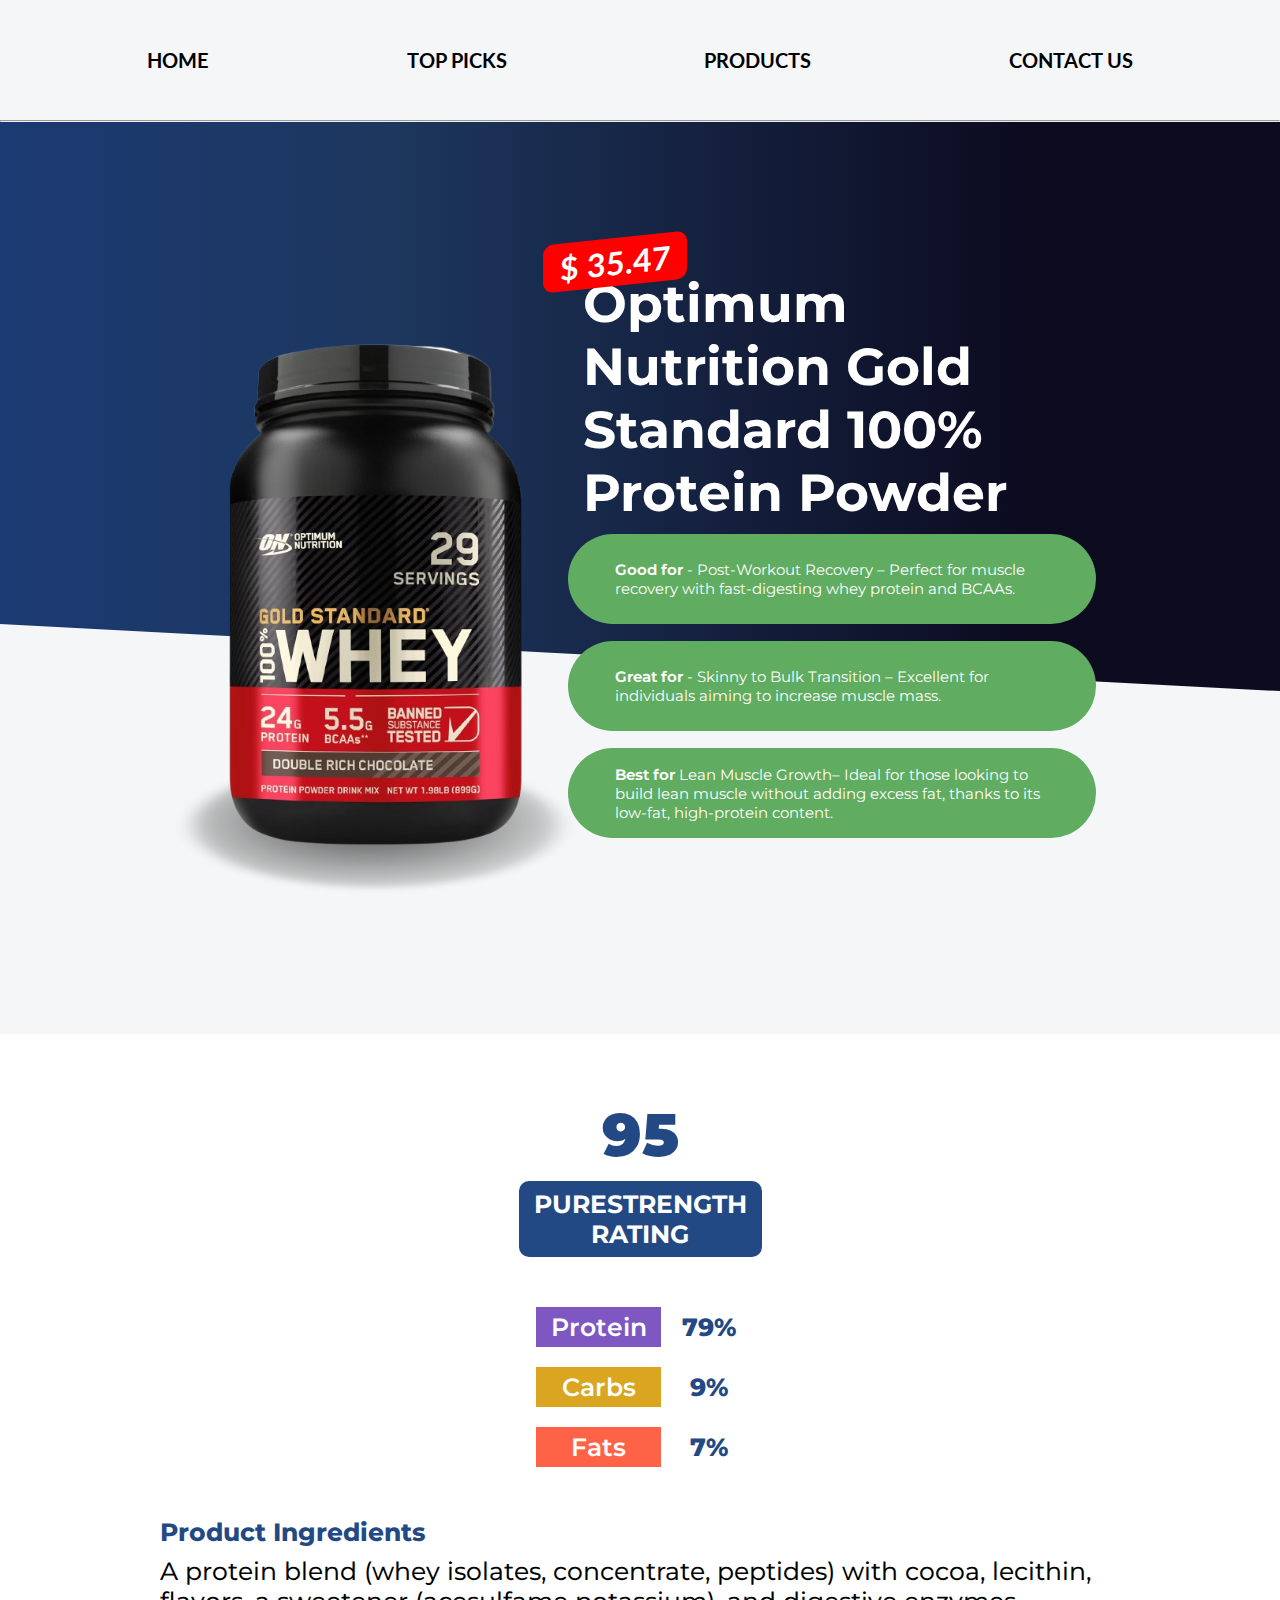
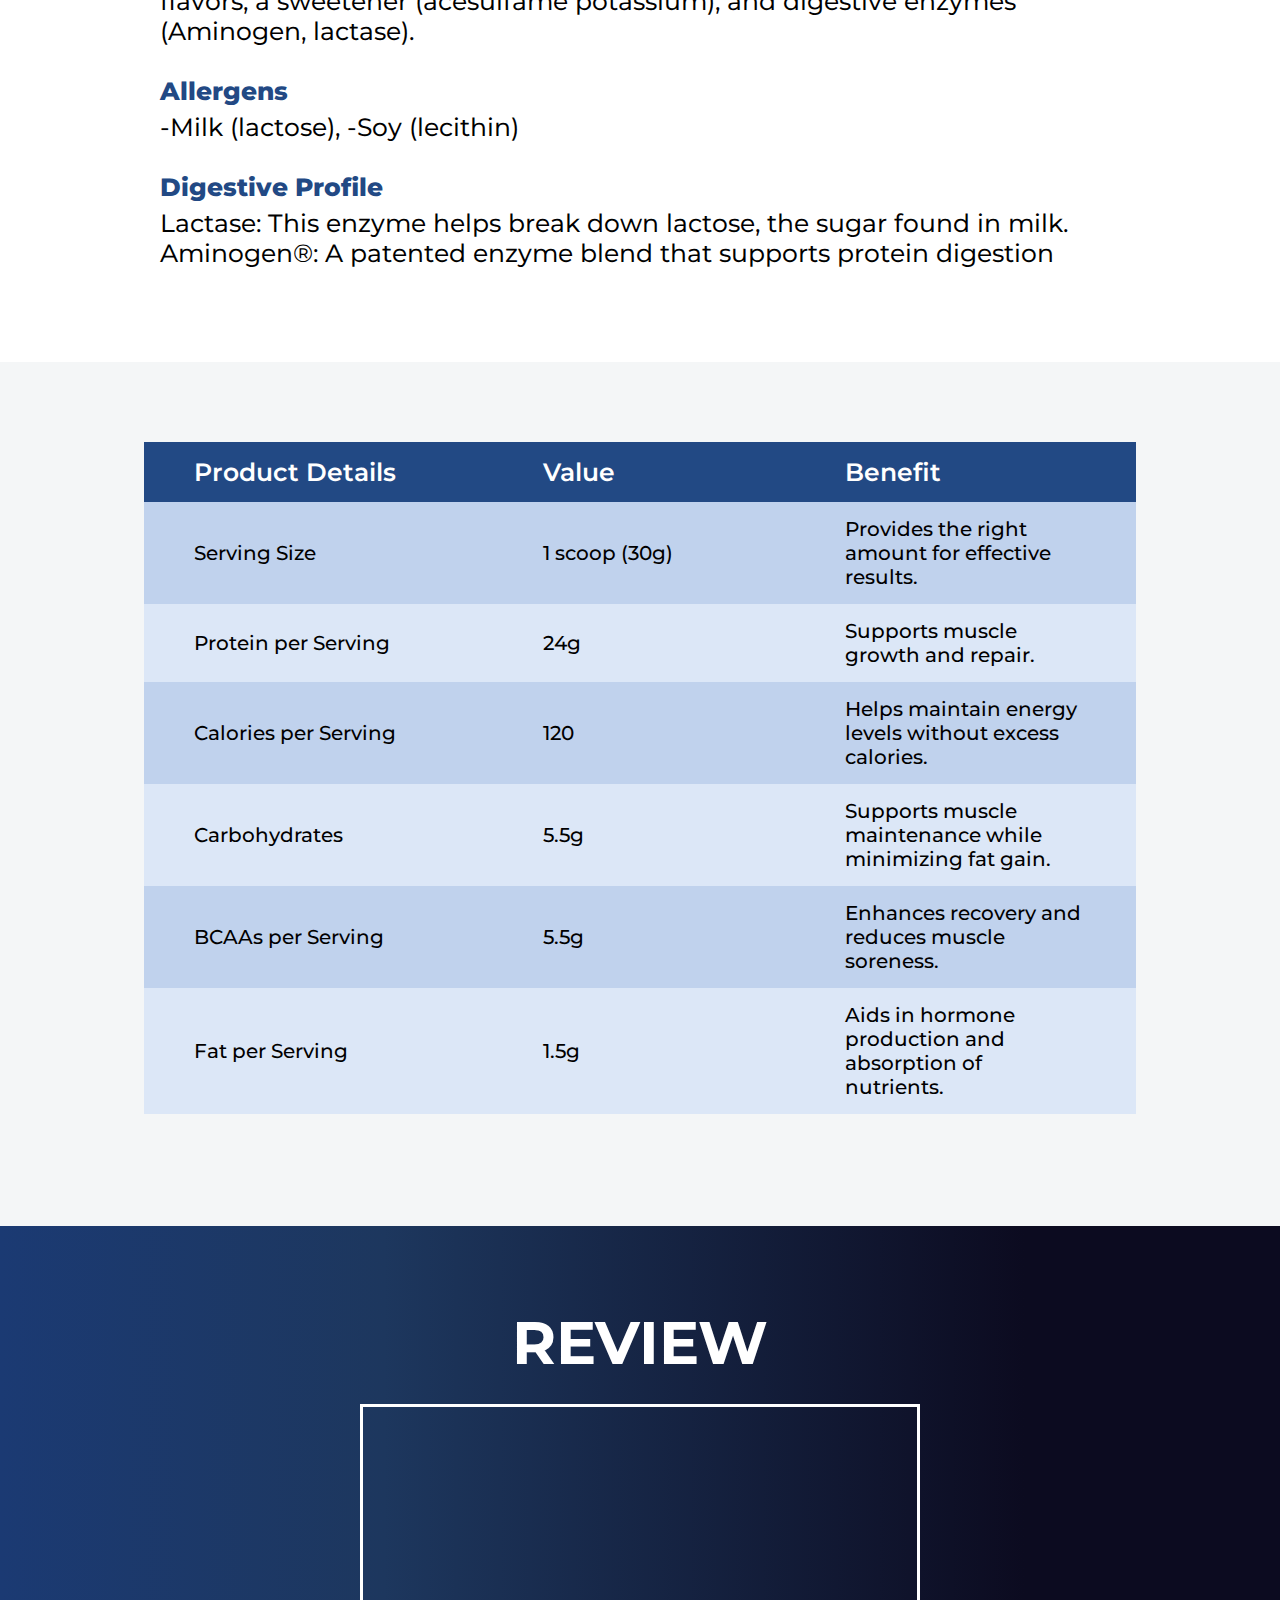
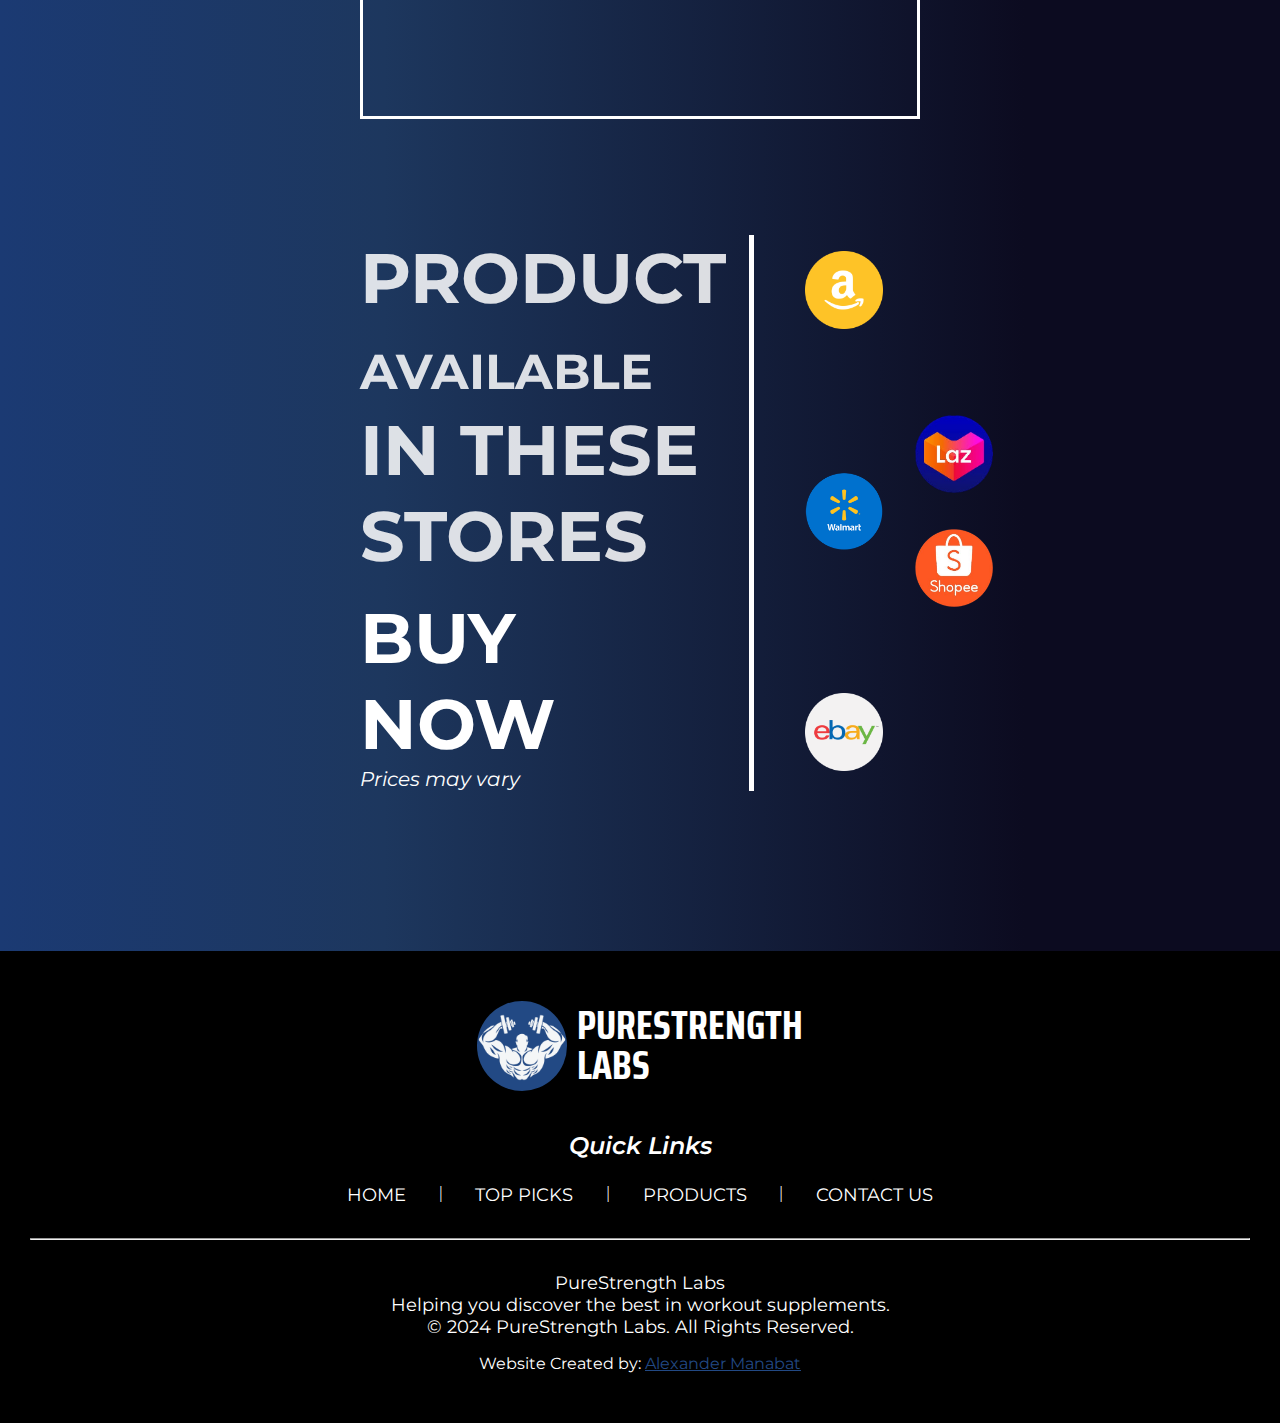
<file: aProtein-per-product/optimum-nutrition-protein.html>
<!DOCTYPE html>
<html lang="en">
  <head>
    <meta charset="UTF-8" />
    <meta name="viewport" content="width=device-width, initial-scale=1.0" />

    <!-- Favicon -->
    <link
      rel="icon"
      type="image/png"
      href="../media/purestrengthlogo.png"
      sizes="16x16"
    />

    <!-- Fonts -->
    <!-- Lato -->
    <link rel="preconnect" href="https://fonts.googleapis.com" />
    <link rel="preconnect" href="https://fonts.gstatic.com" crossorigin />
    <link
      href="https://fonts.googleapis.com/css2?family=Lato:ital,wght@0,100;0,300;0,400;0,700;0,900;1,100;1,300;1,400;1,700;1,900&display=swap"
      rel="stylesheet"
    />

    <!-- Saira Condensed -->
    <link rel="preconnect" href="https://fonts.googleapis.com" />
    <link rel="preconnect" href="https://fonts.gstatic.com" crossorigin />
    <link
      href="https://fonts.googleapis.com/css2?family=Lato:ital,wght@0,100;0,300;0,400;0,700;0,900;1,100;1,300;1,400;1,700;1,900&family=Saira+Condensed:wght@100;200;300;400;500;600;700;800;900&display=swap"
      rel="stylesheet"
    />

    <!-- Montserrat -->
    <link rel="preconnect" href="https://fonts.googleapis.com" />
    <link rel="preconnect" href="https://fonts.gstatic.com" crossorigin />
    <link
      href="https://fonts.googleapis.com/css2?family=Montserrat:ital,wght@0,100..900;1,100..900&display=swap"
      rel="stylesheet"
    />

    <!-- Source Sans Pro -->
    <link rel="preconnect" href="https://fonts.googleapis.com" />
    <link rel="preconnect" href="https://fonts.gstatic.com" crossorigin />
    <link
      href="https://fonts.googleapis.com/css2?family=Source+Code+Pro:ital,wght@0,200..900;1,200..900&family=Source+Sans+3:ital,wght@0,200..900;1,200..900&display=swap"
      rel="stylesheet"
    />

    <link rel="stylesheet" href="perproductcssProtein.css" />

    <title>Optimum Nutrition Whey Protein | PURESTRENGTH LABS</title>
  </head>
  <body>
    <div id="home">
      <!-- Phone Nav -->
      <section id="phone-nav-bar" alt="navigation panel">
        <div id="icon-hamburger">
          <img
            id="purestrength-logo-picture"
            src="../media/purestrengthlogo.png"
            alt="PURESTRENGTH LABS LOGO"
          />

          <section id="hamburger-toggle" onclick="toggleMenu()">
            <img
              id="hamburger-toggle-picture"
              src="../media/icons/hamburger-icon.png"
              alt="Hamburger Icon"
            />
          </section>
        </div>

        <div id="phone-inner-links">
          <ul>
            <li><a href="../index.html" alt="Home Navigation">HOME</a></li>
            <li>
              <a href="../index.html#top-picks" alt="Top Picks Navigation"
                >TOP PICKS</a
              >
            </li>
            <li>
              <a href="../index.html#all-products" alt="Products Navigation"
                >PRODUCTS</a
              >
            </li>
            <li>
              <a href="../index.html#contact-us" alt="Contact Us Navigation"
                >CONTACT US</a
              >
            </li>
          </ul>
        </div>
      </section>
      <!-- Header -->
      <section id="nav-bar" alt="navigation panel">
        <ul>
          <li><a href="../index.html" alt="Home Navigation">HOME</a></li>
          <li>
            <a href="../index.html#top-picks" alt="Top Picks Navigation"
              >TOP PICKS</a
            >
          </li>
          <li>
            <a href="../index.html#all-products" alt="Products Navigation"
              >PRODUCTS</a
            >
          </li>
          <li>
            <a href="../index.html#contact-us" alt="Contact Us Navigation"
              >CONTACT US</a
            >
          </li>
        </ul>
      </section>

      <hr class="line-break" />
    </div>

    <div id="main-product-container">
      <!-- Empty Gradient Div -->
      <div id="content-header-container"></div>
      <!-- Product Container -->
      <div id="product-info-container">
        <section id="product-picture">
          <img
            src="../media/products-protein/whey-protein.png"
            id="product-image"
            alt="Product Image"
          />
          <img
            src="../media/black-shadow.png"
            id="shadow-image"
            alt="Shadow Image"
          />
        </section>
        <section id="product-desc">
          <div id="product-name">
            <div id="price-container">
              <h1 id="price">$ 35.47</h1>
            </div>
            <h1 id="main-text">
              Optimum Nutrition Gold Standard 100% Protein Powder
            </h1>
          </div>
          <div id="product-benefits">
            <div class="cards">
              <p>
                <span class="bold-light">Good for </span>- Post-Workout Recovery
                – Perfect for muscle recovery with fast-digesting whey protein
                and BCAAs.
              </p>
            </div>
            <div class="cards">
              <p>
                <span class="bold-light">Great for </span>- Skinny to Bulk
                Transition – Excellent for individuals aiming to increase muscle
                mass.
              </p>
            </div>
            <div class="cards">
              <p>
                <span class="bold-light">Best for </span> Lean Muscle Growth–
                Ideal for those looking to build lean muscle without adding
                excess fat, thanks to its low-fat, high-protein content.
              </p>
            </div>
          </div>
        </section>
      </div>

      <!-- Phone Product Desc -->
      <div id="phone-product-benefits">
        <div class="cards">
          <p>
            <span class="bold-light">Good for </span>- Post-Workout Recovery –
            Perfect for muscle recovery with fast-digesting whey protein and
            BCAAs.
          </p>
        </div>
        <div class="cards">
          <p>
            <span class="bold-light">Great for </span>- Skinny to Bulk
            Transition – Excellent for individuals aiming to increase muscle
            mass.
          </p>
        </div>
        <div class="cards">
          <p>
            <span class="bold-light">Best for </span> Lean Muscle Growth– Ideal
            for those looking to build lean muscle without adding excess fat,
            thanks to its low-fat, high-protein content.
          </p>
        </div>
      </div>
    </div>

    <div id="review-container">
      <section id="inner-review">
        <div id="lab-personal-rating">
          <h1 class="bold">95</h1>
          <h2>
            PURESTRENGTH<br />
            RATING
          </h2>
        </div>

        <div id="ingredients">
          <section id="protein" class="inner-ingredients">
            <h1 class="def protein">Protein</h1>
            <h1 class="value">79%</h1>
          </section>
          <section id="carbs" class="inner-ingredients">
            <h1 class="def carbs">Carbs</h1>
            <h1 class="value">9%</h1>
          </section>
          <section id="fats" class="inner-ingredients">
            <h1 class="def fats">Fats</h1>
            <h1 class="value">7%</h1>
          </section>
        </div>

        <div id="product-ingredients">
          <h1 class="def">Product Ingredients</h1>
          <h1>
            A protein blend (whey isolates, concentrate, peptides) with cocoa,
            lecithin, flavors, a sweetener (acesulfame potassium), and digestive
            enzymes (Aminogen, lactase).
          </h1>
        </div>

        <div id="allergens">
          <h1 class="def">Allergens</h1>
          <h1>-Milk (lactose), -Soy (lecithin)</h1>
        </div>

        <div id="digestive">
          <h1 class="def">Digestive Profile</h1>
          <h1>
            Lactase: This enzyme helps break down lactose, the sugar found in
            milk.
          </h1>
          <h1>
            Aminogen®: A patented enzyme blend that supports protein digestion
          </h1>
        </div>
      </section>
    </div>

    <!-- Table Container -->
    <div id="main-table-container">
      <table id="main-table">
        <tr>
          <th>Product Details</th>
          <th>Value</th>
          <th>Benefit</th>
        </tr>
        <tr class="tr-hover">
          <td>Serving Size</td>
          <td>1 scoop (30g)</td>
          <td>Provides the right amount for effective results.</td>
        </tr>
        <tr class="tr-hover">
          <td>Protein per Serving</td>
          <td>24g</td>
          <td>Supports muscle growth and repair.</td>
        </tr>
        <tr class="tr-hover">
          <td>Calories per Serving</td>
          <td>120</td>
          <td>Helps maintain energy levels without excess calories.</td>
        </tr>
        <tr class="tr-hover">
          <td>Carbohydrates</td>
          <td>5.5g</td>
          <td>Supports muscle maintenance while minimizing fat gain.</td>
        </tr>
        <tr class="tr-hover">
          <td>BCAAs per Serving</td>
          <td>5.5g</td>
          <td>Enhances recovery and reduces muscle soreness.</td>
        </tr>
        <tr class="tr-hover">
          <td>Fat per Serving</td>
          <td>1.5g</td>
          <td>Aids in hormone production and absorption of nutrients.</td>
        </tr>
      </table>
    </div>

    <!-- Reviews Container -->
    <div id="main-reviews-container">
      <div id="inner-container">
        <div id="inner-reviews-video">
          <h1>REVIEW</h1>
          <iframe
            width="560"
            height="315"
            src="https://www.youtube.com/embed/8iX_XkoT0fg?si=sDD9S6ZB2PsELJAN"
            title="YouTube video player"
            frameborder="0"
            allow="accelerometer; autoplay; clipboard-write; encrypted-media; gyroscope; picture-in-picture; web-share"
            referrerpolicy="strict-origin-when-cross-origin"
            allowfullscreen
            id="review-video"
          ></iframe>
        </div>

        <div id="shops">
          <section id="inner-text">
            <h1 id="firstH">
              PRODUCT <span class="smaller">AVAILABLE</span> <br />IN THESE
              STORES
            </h1>
            <h1 id="secondH">BUY NOW</h1>
            <p id="firstp">Prices may vary</p>
          </section>
          <section id="inner-shop-container">
            <section id="first-shops">
              <a
                href="https://www.amazon.com/OPTIMUM-NUTRITION-STANDARD-Protein-Chocolate/dp/B000QSTBNS/ref=sr_1_1?crid=2H5DGIDL06XEM&dib=eyJ2IjoiMSJ9.[base64].Gl6IjbMn659SGWj2p37wnIZYCMC5BprkBF5C4txmHfY&dib_tag=se&keywords=optimum+nutrition&qid=1728823189&sprefix=optimum+nutrition%2Caps%2C259&sr=8-1"
                ><img
                  class="shop-logo"
                  src="../media/icons-shop/amazon.png"
                  alt="Amazon"
              /></a>
              <a href="https://www.walmart.com"
                ><img
                  class="shop-logo"
                  src="../media/icons-shop/walmart.png"
                  alt="Walmart"
              /></a>
              <a href="https://www.ebay.ph"
                ><img
                  class="shop-logo"
                  src="../media/icons-shop/ebay.png"
                  alt="Ebay"
              /></a>
            </section>

            <section id="second-shops">
              <a
                href="https://www.lazada.com.ph/?spm=a2o4l.searchlist.header.dhome.253428bczHIp5B#?"
              >
                <img
                  class="shop-logo"
                  src="../media/icons-shop/lazada.png"
                  alt="Lazada"
                />
              </a>
              <a
                href="https://shopee.ph/?gad_source=1&gclid=CjwKCAjw3624BhBAEiwAkxgTOuXPDWnhKEhc5mHOo0A_j8W6E_niwxR5W21CCFucL3kvvo_R7hbgaBoCoH0QAvD_BwE"
              >
                <img
                  class="shop-logo"
                  src="../media/icons-shop/shoppee.png"
                  alt="Shoppee"
                />
              </a>
            </section>
          </section>
        </div>
      </div>
    </div>

    <!-- Footer -->
    <footer id="footer">
      <section id="purestrength-text-logo">
        <img
          id="purestrength-logo"
          src="../media/purestrengthlogo.png"
          alt="PureStrength Labs Logo"
        />
        <h1 id="pure-strength-text">
          PURESTRENGTH <br />
          LABS
        </h1>
      </section>

      <section id="quick-links">
        <h2>Quick Links</h2>
        <ul id="nav-quick-links">
          <li><a href="../index.html" alt="Home Navigation">HOME</a></li>
          <span class="separator">|</span>
          <li>
            <a href="../index.html#top-picks" alt="Top Picks Navigation"
              >TOP PICKS</a
            >
          </li>
          <span class="seperator">|</span>
          <li>
            <a href="../index.html#all-products" alt="Products Navigation"
              >PRODUCTS</a
            >
          </li>
          <span class="seperator">|</span>
          <li>
            <a href="../index.html#contact-us" alt="Contact Us Navigation"
              >CONTACT US</a
            >
          </li>
        </ul>
      </section>

      <hr class="line-break-footer" />

      <section id="copyright-text">
        <p>PureStrength Labs</p>
        <p>Helping you discover the best in workout supplements.</p>
        <p>© 2024 PureStrength Labs. All Rights Reserved.</p>
      </section>

      <p class="text-created">
        Website Created by:
        <a
          href="https://www.linkedin.com/in/alexander-manabat-8206002a7/"
          target="_blank"
        >
          Alexander Manabat</a
        >
      </p>
    </footer>
    <script src="../hamburger-icon-products.js"></script>
  </body>
</html>
</file>
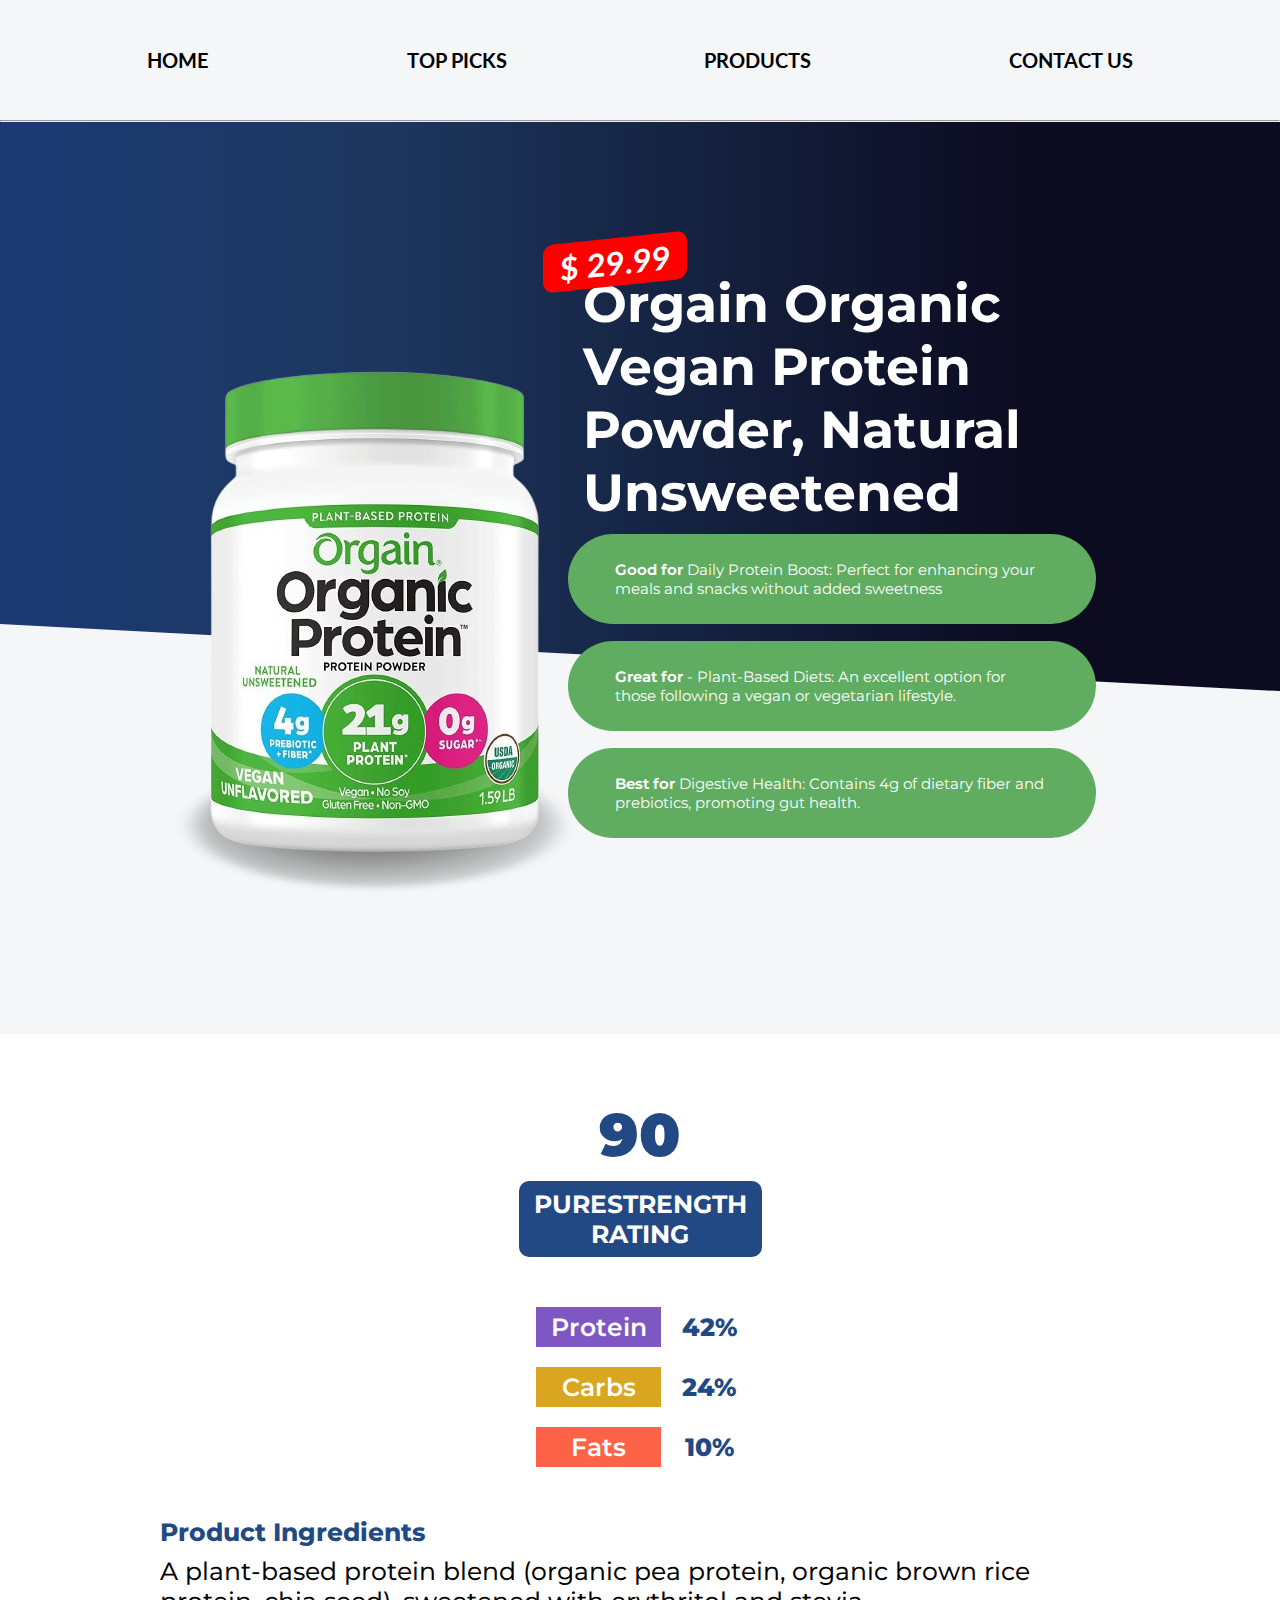
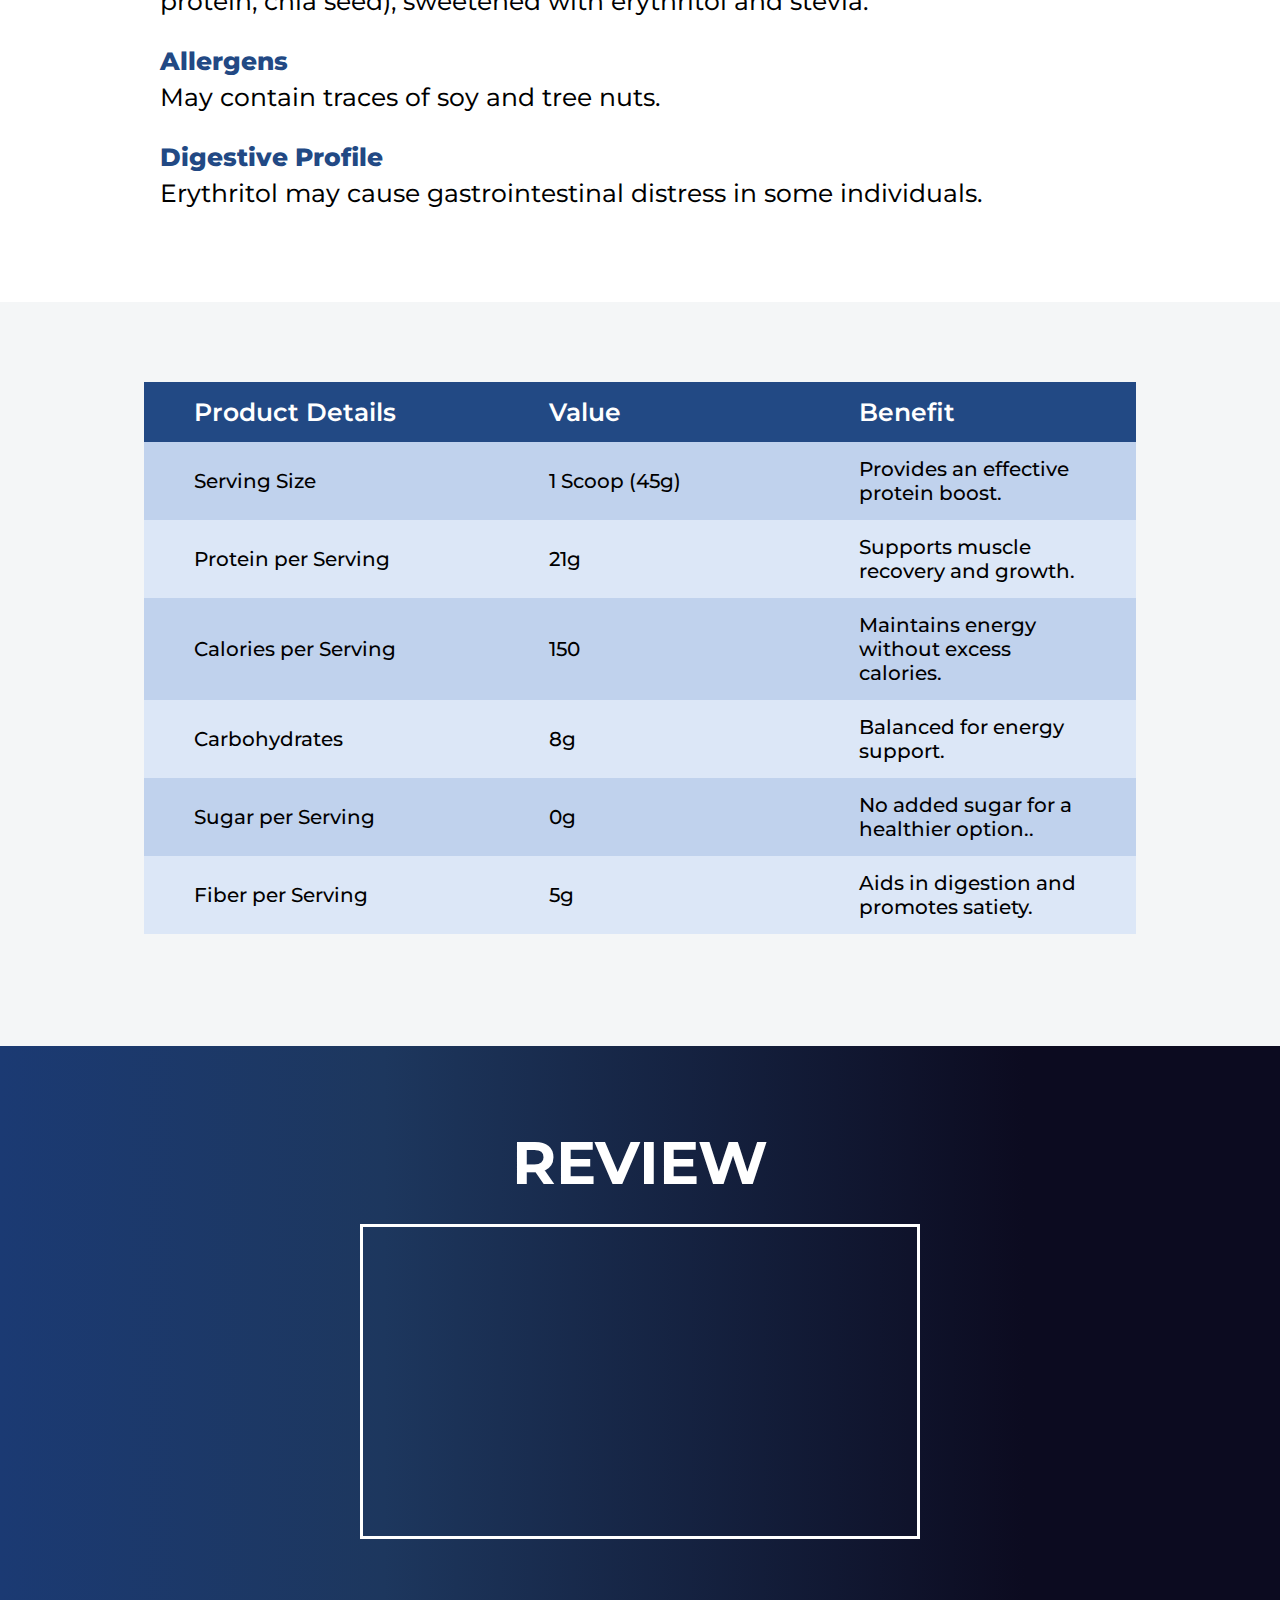
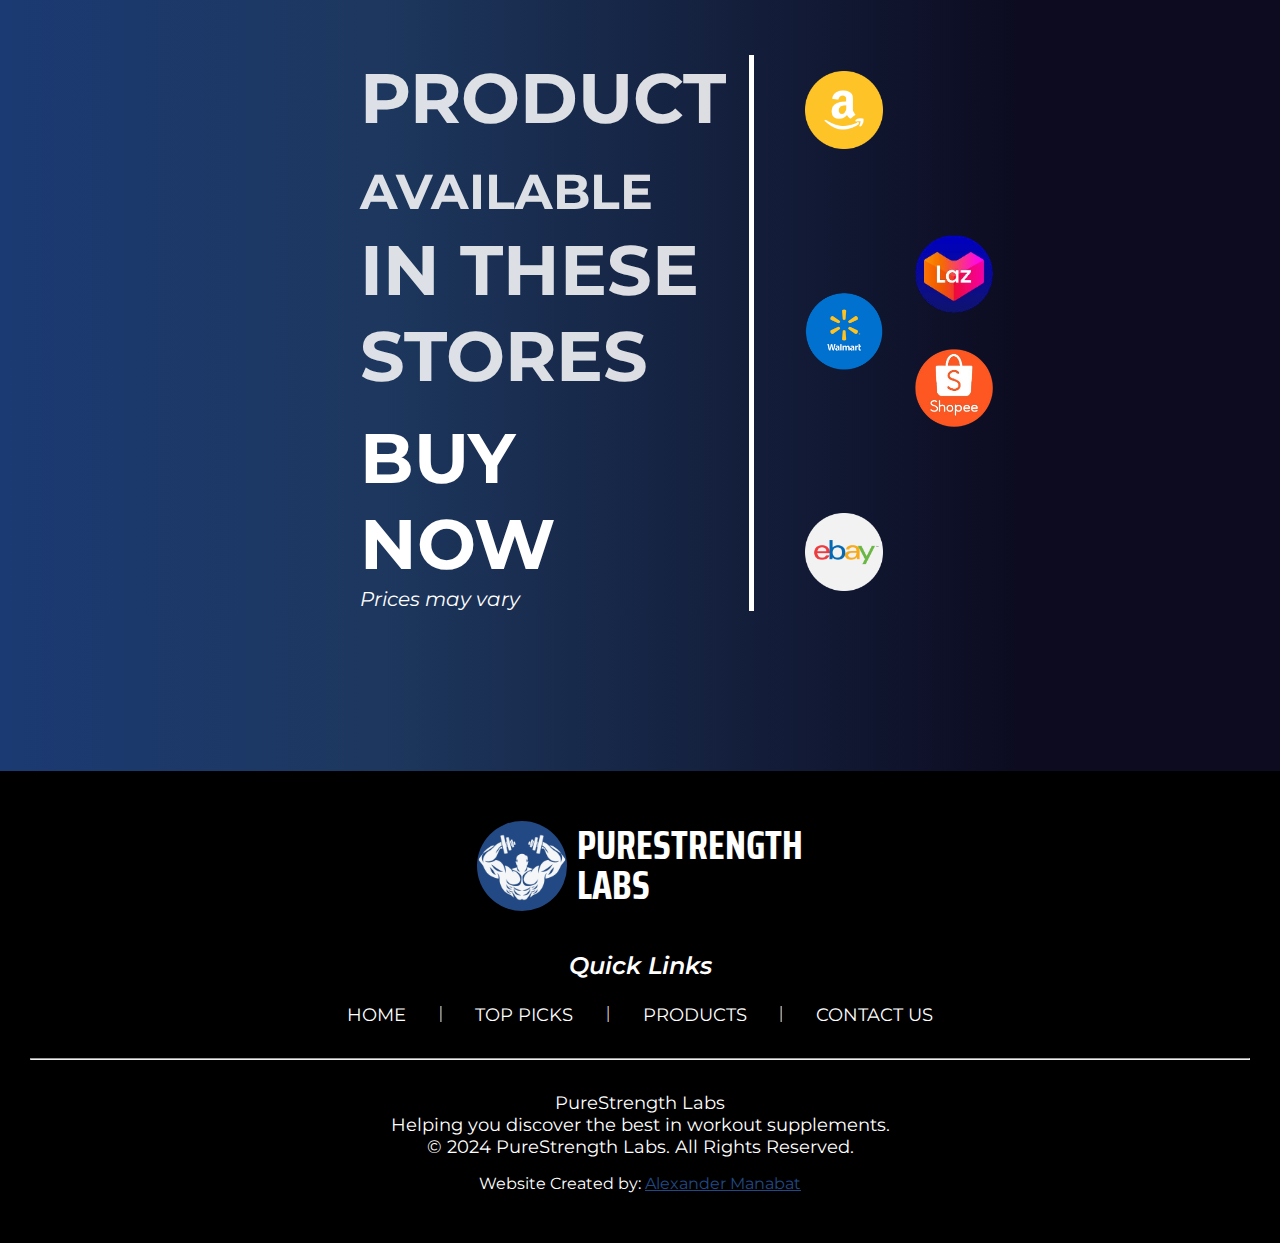
<file: aProtein-per-product/organic-vegan-protein.html>
<!DOCTYPE html>
<html lang="en">
  <head>
    <meta charset="UTF-8" />
    <meta name="viewport" content="width=device-width, initial-scale=1.0" />

    <!-- Favicon -->
    <link
      rel="icon"
      type="image/png"
      href="../media/purestrengthlogo.png"
      sizes="16x16"
    />

    <!-- Fonts -->
    <!-- Lato -->
    <link rel="preconnect" href="https://fonts.googleapis.com" />
    <link rel="preconnect" href="https://fonts.gstatic.com" crossorigin />
    <link
      href="https://fonts.googleapis.com/css2?family=Lato:ital,wght@0,100;0,300;0,400;0,700;0,900;1,100;1,300;1,400;1,700;1,900&display=swap"
      rel="stylesheet"
    />

    <!-- Saira Condensed -->
    <link rel="preconnect" href="https://fonts.googleapis.com" />
    <link rel="preconnect" href="https://fonts.gstatic.com" crossorigin />
    <link
      href="https://fonts.googleapis.com/css2?family=Lato:ital,wght@0,100;0,300;0,400;0,700;0,900;1,100;1,300;1,400;1,700;1,900&family=Saira+Condensed:wght@100;200;300;400;500;600;700;800;900&display=swap"
      rel="stylesheet"
    />

    <!-- Montserrat -->
    <link rel="preconnect" href="https://fonts.googleapis.com" />
    <link rel="preconnect" href="https://fonts.gstatic.com" crossorigin />
    <link
      href="https://fonts.googleapis.com/css2?family=Montserrat:ital,wght@0,100..900;1,100..900&display=swap"
      rel="stylesheet"
    />

    <!-- Source Sans Pro -->
    <link rel="preconnect" href="https://fonts.googleapis.com" />
    <link rel="preconnect" href="https://fonts.gstatic.com" crossorigin />
    <link
      href="https://fonts.googleapis.com/css2?family=Source+Code+Pro:ital,wght@0,200..900;1,200..900&family=Source+Sans+3:ital,wght@0,200..900;1,200..900&display=swap"
      rel="stylesheet"
    />

    <link rel="stylesheet" href="perproductcssProtein.css" />

    <title>Orgain Organic Vegan Protein Powder | PURESTRENGTH LABS</title>
  </head>
  <body>
    <div id="home">
      <!-- Phone Nav -->
      <section id="phone-nav-bar" alt="navigation panel">
        <div id="icon-hamburger">
          <img
            id="purestrength-logo-picture"
            src="../media/purestrengthlogo.png"
            alt="PURESTRENGTH LABS LOGO"
          />

          <section id="hamburger-toggle" onclick="toggleMenu()">
            <img
              id="hamburger-toggle-picture"
              src="../media/icons/hamburger-icon.png"
              alt="Hamburger Icon"
            />
          </section>
        </div>

        <div id="phone-inner-links">
          <ul>
            <li><a href="../index.html" alt="Home Navigation">HOME</a></li>
            <li>
              <a href="../index.html#top-picks" alt="Top Picks Navigation"
                >TOP PICKS</a
              >
            </li>
            <li>
              <a href="../index.html#all-products" alt="Products Navigation"
                >PRODUCTS</a
              >
            </li>
            <li>
              <a href="../index.html#contact-us" alt="Contact Us Navigation"
                >CONTACT US</a
              >
            </li>
          </ul>
        </div>
      </section>
      <!-- Header -->
      <section id="nav-bar" alt="navigation panel">
        <ul>
          <li><a href="../index.html" alt="Home Navigation">HOME</a></li>
          <li>
            <a href="../index.html#top-picks" alt="Top Picks Navigation"
              >TOP PICKS</a
            >
          </li>
          <li>
            <a href="../index.html#all-products" alt="Products Navigation"
              >PRODUCTS</a
            >
          </li>
          <li>
            <a href="../index.html#contact-us" alt="Contact Us Navigation"
              >CONTACT US</a
            >
          </li>
        </ul>
      </section>

      <hr class="line-break" />
    </div>

    <div id="main-product-container">
      <!-- Empty Gradient Div -->
      <div id="content-header-container"></div>
      <!-- Product Container -->
      <div id="product-info-container">
        <section id="product-picture">
          <img
            src="../media/products-protein/organic-protein.png"
            id="product-image"
            alt="Product Image"
          />
          <img
            src="../media/black-shadow.png"
            id="shadow-image"
            alt="Shadow Image"
          />
        </section>
        <section id="product-desc">
          <div id="product-name">
            <div id="price-container">
              <h1 id="price">$ 29.99</h1>
            </div>
            <h1 id="main-text">
              Orgain Organic Vegan Protein Powder, Natural Unsweetened
            </h1>
          </div>
          <div id="product-benefits">
            <div class="cards">
              <p>
                <span class="bold-light">Good for </span> Daily Protein Boost:
                Perfect for enhancing your meals and snacks without added
                sweetness
              </p>
            </div>
            <div class="cards">
              <p>
                <span class="bold-light">Great for </span>- Plant-Based Diets:
                An excellent option for those following a vegan or vegetarian
                lifestyle.
              </p>
            </div>
            <div class="cards">
              <p>
                <span class="bold-light">Best for </span> Digestive Health:
                Contains 4g of dietary fiber and prebiotics, promoting gut
                health.
              </p>
            </div>
          </div>
        </section>
      </div>

      <!-- Phone Product Desc -->
      <div id="phone-product-benefits">
        <div class="cards">
          <p>
            <span class="bold-light">Good for </span> Daily Protein Boost:
            Perfect for enhancing your meals and snacks without added sweetness
          </p>
        </div>
        <div class="cards">
          <p>
            <span class="bold-light">Great for </span>- Plant-Based Diets: An
            excellent option for those following a vegan or vegetarian
            lifestyle.
          </p>
        </div>
        <div class="cards">
          <p>
            <span class="bold-light">Best for </span> Digestive Health: Contains
            4g of dietary fiber and prebiotics, promoting gut health.
          </p>
        </div>
      </div>
    </div>

    <div id="review-container">
      <section id="inner-review">
        <div id="lab-personal-rating">
          <h1 class="bold">90</h1>
          <h2>
            PURESTRENGTH<br />
            RATING
          </h2>
        </div>

        <div id="ingredients">
          <section id="protein" class="inner-ingredients">
            <h1 class="def protein">Protein</h1>
            <h1 class="value">42%</h1>
          </section>
          <section id="carbs" class="inner-ingredients">
            <h1 class="def carbs">Carbs</h1>
            <h1 class="value">24%</h1>
          </section>
          <section id="fats" class="inner-ingredients">
            <h1 class="def fats">Fats</h1>
            <h1 class="value">10%</h1>
          </section>
        </div>

        <div id="product-ingredients">
          <h1 class="def">Product Ingredients</h1>
          <h1>
            A plant-based protein blend (organic pea protein, organic brown rice
            protein, chia seed), sweetened with erythritol and stevia.
          </h1>
        </div>

        <div id="allergens">
          <h1 class="def">Allergens</h1>
          <h1>May contain traces of soy and tree nuts.</h1>
        </div>

        <div id="digestive">
          <h1 class="def">Digestive Profile</h1>
          <h1>
            Erythritol may cause gastrointestinal distress in some individuals.
          </h1>
        </div>
      </section>
    </div>

    <!-- Table Container -->
    <div id="main-table-container">
      <table id="main-table">
        <tr>
          <th>Product Details</th>
          <th>Value</th>
          <th>Benefit</th>
        </tr>
        <tr class="tr-hover">
          <td>Serving Size</td>
          <td>1 Scoop (45g)</td>
          <td>Provides an effective protein boost.</td>
        </tr>
        <tr class="tr-hover">
          <td>Protein per Serving</td>
          <td>21g</td>
          <td>Supports muscle recovery and growth.</td>
        </tr>
        <tr class="tr-hover">
          <td>Calories per Serving</td>
          <td>150</td>
          <td>Maintains energy without excess calories.</td>
        </tr>
        <tr class="tr-hover">
          <td>Carbohydrates</td>
          <td>8g</td>
          <td>Balanced for energy support.</td>
        </tr>
        <tr class="tr-hover">
          <td>Sugar per Serving</td>
          <td>0g</td>
          <td>No added sugar for a healthier option..</td>
        </tr>
        <tr class="tr-hover">
          <td>Fiber per Serving</td>
          <td>5g</td>
          <td>Aids in digestion and promotes satiety.</td>
        </tr>
      </table>
    </div>

    <!-- Reviews Container -->
    <div id="main-reviews-container">
      <div id="inner-container">
        <div id="inner-reviews-video">
          <h1>REVIEW</h1>
          <iframe
            width="560"
            height="315"
            src="https://www.youtube.com/embed/yoLcOnChiaw?si=E62qukbX8j60zdD3"
            title="YouTube video player"
            frameborder="0"
            allow="accelerometer; autoplay; clipboard-write; encrypted-media; gyroscope; picture-in-picture; web-share"
            referrerpolicy="strict-origin-when-cross-origin"
            allowfullscreen
            id="review-video"
          ></iframe>
        </div>

        <div id="shops">
          <section id="inner-text">
            <h1 id="firstH">
              PRODUCT <span class="smaller">AVAILABLE</span> <br />IN THESE
              STORES
            </h1>
            <h1 id="secondH">BUY NOW</h1>
            <p id="firstp">Prices may vary</p>
          </section>
          <section id="inner-shop-container">
            <section id="first-shops">
              <a
                href="https://www.amazon.com/Orgain-Organic-Protein-Chocolate-Packaging/dp/B0785G3W29/ref=sr_1_6?crid=9YRVL4KL3YN7&dib=eyJ2IjoiMSJ9.[base64].ZYb89eFaBRo4ApvmaXR5v1aNVuxlCgwZ9KM0PzDt5Gc&dib_tag=se&keywords=organic+protein&qid=1728823216&sprefix=organic+protei%2Caps%2C273&sr=8-6"
                ><img
                  class="shop-logo"
                  src="../media/icons-shop/amazon.png"
                  alt="Amazon"
              /></a>
              <a href="https://www.walmart.com"
                ><img
                  class="shop-logo"
                  src="../media/icons-shop/walmart.png"
                  alt="Walmart"
              /></a>
              <a href="https://www.ebay.ph"
                ><img
                  class="shop-logo"
                  src="../media/icons-shop/ebay.png"
                  alt="Ebay"
              /></a>
            </section>

            <section id="second-shops">
              <a
                href="https://www.lazada.com.ph/?spm=a2o4l.searchlist.header.dhome.253428bczHIp5B#?"
              >
                <img
                  class="shop-logo"
                  src="../media/icons-shop/lazada.png"
                  alt="Lazada"
                />
              </a>
              <a
                href="https://shopee.ph/?gad_source=1&gclid=CjwKCAjw3624BhBAEiwAkxgTOuXPDWnhKEhc5mHOo0A_j8W6E_niwxR5W21CCFucL3kvvo_R7hbgaBoCoH0QAvD_BwE"
              >
                <img
                  class="shop-logo"
                  src="../media/icons-shop/shoppee.png"
                  alt="Shoppee"
                />
              </a>
            </section>
          </section>
        </div>
      </div>
    </div>

    <!-- Footer -->
    <footer id="footer">
      <section id="purestrength-text-logo">
        <img
          id="purestrength-logo"
          src="../media/purestrengthlogo.png"
          alt="PureStrength Labs Logo"
        />
        <h1 id="pure-strength-text">
          PURESTRENGTH <br />
          LABS
        </h1>
      </section>

      <section id="quick-links">
        <h2>Quick Links</h2>
        <ul id="nav-quick-links">
          <li><a href="../index.html" alt="Home Navigation">HOME</a></li>
          <span class="seperator">|</span>
          <li>
            <a href="../index.html#top-picks" alt="Top Picks Navigation"
              >TOP PICKS</a
            >
          </li>
          <span class="seperator">|</span>
          <li>
            <a href="../index.html#all-products" alt="Products Navigation"
              >PRODUCTS</a
            >
          </li>
          <span class="seperator">|</span>
          <li>
            <a href="../index.html#contact-us" alt="Contact Us Navigation"
              >CONTACT US</a
            >
          </li>
        </ul>
      </section>

      <hr class="line-break-footer" />

      <section id="copyright-text">
        <p>PureStrength Labs</p>
        <p>Helping you discover the best in workout supplements.</p>
        <p>© 2024 PureStrength Labs. All Rights Reserved.</p>
      </section>

      <p class="text-created">
        Website Created by:
        <a
          href="https://www.linkedin.com/in/alexander-manabat-8206002a7/"
          target="_blank"
        >
          Alexander Manabat</a
        >
      </p>
    </footer>
    <script src="../hamburger-icon-products.js"></script>
  </body>
</html>
</file>
<file: aCreatine-per-product/perproductcssCreatine.css>
:root {
  --font-lato: "Lato", sans-serif;
  --font-saira: "Saira Condensed", sans-serif;
  --font-montserrat: "Montserrat", sans-serif;
  --font-source: "Source Sans 3", sans-serif;
}

html {
  scroll-behavior: smooth;
}

* {
  padding: 0;
  margin: 0;
  box-sizing: border-box;
}

.bold {
  font-weight: 900;
}

.bold-light {
  font-weight: 650;
}

.bold-very-light {
  font-weight: 550;
}

.block {
  display: block;
}

.smaller {
  font-size: 49px;
}

#home {
  background-color: #f4f6f7;
}

#home #phone-nav-bar {
  width: 100%;
  position: fixed;
  top: 0;
  left: 0;
  background-color: white; 
  z-index: 1000; 
  padding: 10px 20px;
  box-shadow: 0 2px 5px rgba(0, 0, 0, 0.3); 
}

#home #phone-nav-bar ul {
  display: flex;
  flex-direction: column;
  justify-content: space-between;
  position: absolute;
  left: 0;
  right: 0;
  width: 100%;
  background-color: #F4F6F7;
  z-index: 10;
  text-align: center;
}

#home #phone-nav-bar ul li {
  font-family: var(--font-lato);
  font-size: 17px;
  font-weight: bold;
  display: inline;
  padding: 15px;
  height: auto;
  border-top: 1px solid black;
}

#home #phone-nav-bar ul li:last-child{
  border-bottom: 1px solid black;
}

#home #phone-nav-bar ul li a {
  display: block;
  text-decoration: none;
  color: black;
  background: none;
  width: 100%;
  padding: 10px 0;
  transition: color 0.7s ease, font-weight 0.7s ease;
  transition: color 0.4s ease-out, font-weight 0.4s ease-out;
}

#home #phone-nav-bar ul li a:hover {
  color: #224984;
  text-decoration: underline;
  font-weight: bolder;
  text-underline-offset: 3px;
}

#home #phone-nav-bar #icon-hamburger{
  width: 100%;
  display: flex;
  flex-direction: row;
  justify-content: space-between;
  align-items: center;
  margin-bottom: 1em;
  padding: 20px 20px 5px 20px;
}

#home #phone-nav-bar #icon-hamburger #hamburger-toggle #hamburger-toggle-picture{
  height: 50px;
}

#home #phone-nav-bar #icon-hamburger #purestrength-logo-picture{
  height: 75px;
  border-radius: 50px;
}

#phone-inner-links {
  display: none;
}

/* Home Nav Bar */
#home #nav-bar {
  width: auto;
  height: auto;
  text-align: center;
  padding: 3em;
}

#home #nav-bar ul li {
  font-family: var(--font-lato);
  font-size: 17px;
  font-weight: bold;
  display: inline;
  padding: 0 10px 0 10px;
}

#home #nav-bar ul li a {
  text-decoration: none;
  color: black;
  padding: 35px 50px;
  background: none;
  transition: color 0.7s ease, font-weight 0.7s ease;
  transition: color 0.4s ease-out, font-weight 0.4s ease-out;
}

#home #nav-bar ul li a:hover {
  color: #224984;
  text-decoration: underline;
  font-weight: bolder;
  text-underline-offset: 3px;
}

#phone-nav-bar{
  display: none;
}

/* Home Main Contents */
#home #contents .pure-strength-text {
  font-family: var(--font-saira);
  font-size: 130px;
  color: black;
  letter-spacing: 1px;
  text-align: center;
  padding: 0 15px 0 15px;
}

.color-blue {
  color: #224984;
}

#home #contents #contents-media {
  font-family: var(--font-lato);
  display: flex;
  justify-content: center;
  margin-top: -2em;
  position: relative;
}

#home #contents #contents-media #inner-content {
  display: flex;
  justify-content: space-between;
  font-size: 20px;
  width: 50em;
  padding: 0 15px 0 15px;
}

.button-square {
  background-color: #224984;
  border: solid white;
  padding: 10px 20px;
  text-align: center;
  text-decoration: none;
  color: white;
  font-size: 18px;
  font-weight: bolder;
  animation: pulse-shadow 2s infinite;
  transition: all 0.7s ease;
  transform: all 0.7s ease, border-color 0.7s ease;
}
@keyframes pulse-shadow {
  0% {
    box-shadow: 0 0 0 4px rgba(34, 72, 132, 0.7);
  }
  50% {
    box-shadow: 0 0 10px 5px rgba(64, 122, 214, 1);
  }
  100% {
    box-shadow: 0 0 0 4px rgba(94, 144, 225, 0.5);
  }
}

/* Main Product Picture and Desc Container */
#content-header-container {
  position: relative;
  background: linear-gradient(to right, #1b3a73, #1d375e 30%, #0c0b20 80%);
  width: 100%;
  height: 50em;
  color: white;
  overflow: hidden;
  z-index: 1;
}

#content-header-container::after {
  content: "";
  position: absolute;
  bottom: 0;
  left: 0;
  width: 100%;
  height: 45%;
  background-color: #f4f6f7;
  transform: skewY(3deg);
  transform-origin: bottom left;
  z-index: 1;
}

#product-info-container {
  width: 58.5em;
  position: absolute;
  top: 15em;
  left: 50%;
  transform: translateX(-50%);
  z-index: 2;
  display: flex;
  justify-content: space-between;
}

#product-info-container #product-picture {
  width: 24em;
  height: auto;
  display: flex;
  flex-direction: column;
  justify-content: flex-end;
  align-items: center;
}

#shadow-image {
  opacity: 60%;
  position: absolute;
  top: 100%;
  transform: translateY(-70%);
  z-index: -1;
  width: 45%;
  height: auto;
}

#product-info-container #product-picture #product-image {
  height: 32em;
  z-index: 2;
}

#product-info-container #product-desc {
  padding-bottom: 1em;
  width: 33em;
  height: auto;
  display: flex;
  flex-direction: column;
}

#product-desc #product-name {
  padding-top: 2em;
  position: relative;
  height: 19em;
  width: auto;
}

#price-container {
  font-family: var(--font-lato);
  color: white;
  background-color: #ff0000;
  border-radius: 10px;
  width: 9em;
  height: 3em;
  display: flex;
  justify-content: center;
  align-items: center;
  position: absolute;
  top: -2px;
  left: -25px;
  transform: skewY(-6deg);
}

#product-desc #product-name #main-text {
  color: white;
  font-family: var(--font-montserrat);
  font-size: 52px;
  font-weight: bold;
}

#product-desc #product-benefits {
  height: 19em;
  width: auto;
  display: flex;
  flex-direction: column;
  justify-content: space-between;
}

#product-desc #product-benefits .cards {
  height: 5.6em;
  width: auto;
  background-color: #60ac60;
  border-radius: 45px;
  display: flex;
  justify-content: center;
  align-items: center;
}

#product-benefits .cards p {
  width: 29em;
  color: white;
  font-family: var(--font-montserrat);
  font-size: 15px;
}

/* Table Container */
#main-table th {
  background-color: #224984;
}

#main-table tr:nth-child(even) {
  background-color: #c0d2ed;
}

#main-table tr:nth-child(odd) {
  background-color: #dce7f7;
}

#main-table-container {
  padding: 5em 9em 7em 9em;
  background-color: #f4f6f7;
  font-family: var(--font-montserrat);
  display: flex;
  justify-content: center;
}

#main-table {
  display: flex;
  justify-content: center;
  border-collapse: collapse;
  width: 100%;
  max-width: 1200px;
}

#main-table-container #main-table .tr-hover:hover {
  background-color: #ffffff;
}

#main-table-container #main-table th {
  color: white;
  font-weight: 600;
  font-size: 25px;
}

#main-table-container #main-table td {
  font-size: 20px;
  font-weight: 500;
}

#main-table th,
#main-table td {
  width: 500px;
  height: 50px;
  text-align: left;
  padding: 15px 50px;
}

#creatine-review-container {
  padding: 4em 10em;
  background-color: white;
  color: #224984;
  font-family: var(--font-montserrat);
}

#creatine-review-container #creatine-inner-review {
  display: flex;
  justify-content: center;
  align-items: flex-start;
}

#creatine-review-container #creatine-inner-review div {
  margin: 0 30px;
}

#creatine-review-container
  #creatine-inner-review
  #creatine-lab-personal-rating {
  text-align: center;
}

#creatine-review-container
  #creatine-inner-review
  #creatine-lab-personal-rating
  h1 {
  font-size: 60px;
  margin-bottom: 10px;
}

#creatine-review-container
  #creatine-inner-review
  #creatine-lab-personal-rating
  h2 {
  font-size: 15px;
  background-color: #224984;
  color: white;
  padding: 8px 15px;
  border-radius: 10px;
}

#creatine-review-container
  #creatine-inner-review
  #creatine-product-ingredients {
  font-size: 12px;
  width: 25em;
  color: black;
}

#creatine-review-container
  #creatine-inner-review
  #creatine-product-ingredients
  .def {
  color: #224984;
  font-weight: 750;
  margin-bottom: 9px;
}

#creatine-review-container
  #creatine-inner-review
  #creatine-product-ingredients
  h1 {
  font-weight: 450;
}

#creatine-review-container
  #creatine-inner-review
  #creatine-ingredients
  .creatine-inner-ingredients {
  padding: 10px 0;
  display: flex;
  justify-content: space-between;
  align-items: center;
  width: 14em;
}

#creatine-review-container
  #creatine-inner-review
  #creatine-ingredients
  .creatine-inner-ingredients
  .def {
  font-weight: 600;
  text-align: center;
  padding: 7px 5px;
  width: 10em;
  color: white;
  background-color: #224984;
  font-size: 13px;
}

#creatine-review-container
  #creatine-inner-review
  #creatine-ingredients
  .creatine-inner-ingredients
  .value {
  text-align: center;
  width: 70px;
}

#creatine-review-container
  #creatine-inner-review
  #creatine-ingredients
  .creatine-inner-ingredients
  .creatine {
  background-color: #37a937;
}

#creatine-review-container
  #creatine-inner-review
  #creatine-ingredients
  .creatine-inner-ingredients
  .other {
  background-color: #3d5f82;
}

#creatine-review-container
  #creatine-inner-review
  #creatine-ingredients
  .creatine-inner-ingredients
  .value {
  font-size: 25px;
  font-weight: 800;
}

#creatine-review-container #creatine-inner-review #creatine-allergens,
#creatine-features {
  font-size: 12px;
  color: black;
  display: flex;
  flex-direction: column;
  align-items: flex-start;
}

#creatine-review-container #creatine-inner-review #creatine-allergens h1,
#creatine-features h1 {
  font-weight: 450;
}

#creatine-review-container #creatine-inner-review #creatine-allergens .def,
#creatine-features .def {
  font-weight: 800;
  margin-bottom: 6px;
  color: #224984;
}

#creatine-review-container #creatine-inner-review #creatine-features,
#creatine-allergens {
  width: 25em;
}

/* Reviews Container */
#main-reviews-container {
  padding: 5em 0;
  width: 100%;
  background: linear-gradient(to right, #1b3a73, #1d375e 30%, #0c0b20 80%);
  display: flex;
  flex-direction: column;
  align-items: center;
}

#inner-container {
  display: flex;
  flex-direction: column;
  align-items: center;
  width: 50%;
  margin-bottom: 5em;
}

#main-reviews-container #inner-reviews-video {
  margin-bottom: 7rem;
  text-align: center;
}

#main-reviews-container #inner-reviews-video #review-video {
  border: 3px solid white;
}

#main-reviews-container #inner-reviews-video h1 {
  color: white;
  font-size: 60px;
  font-family: var(--font-montserrat);
  margin-bottom: 25px;
}

#main-reviews-container #shops {
  display: flex;
  width: 35em;
}

#main-reviews-container #shops #first-shops {
  display: flex;
  flex-direction: column;
  justify-content: space-between;
}

#main-reviews-container #shops #second-shops {
  display: flex;
  flex-direction: column;
  justify-content: center;
}

#shops #inner-text {
  color: white;
  font-family: var(--font-montserrat);
  font-size: 35px;
  border-right: solid white 5px;
  padding-right: 23px;
  margin-right: 1em;
}

#shops #inner-text #firstH {
  margin-bottom: 1rem;
  opacity: 85%;
}

#shops #inner-text #firstp {
  font-size: 20px;
  font-style: italic;
}

.shop-logo {
  height: 78px;
  margin: 1em;
}

#inner-shop-container {
  display: flex;
  justify-content: space-around;
}

/* Footer */
#footer {
  padding: 50px 30px;
  text-align: center;
  position: relative;
  margin-top: auto;
  color: white;
  background-color: black;
}

#footer #purestrength-text-logo {
  display: flex;
  justify-content: center;
  align-items: center;
  background: none;
  margin-bottom: 2.5em;
}

#footer #purestrength-text-logo #purestrength-logo {
  height: 90px;
  width: 90px;
  border-radius: 50%;
  margin-right: 5px;
}

#footer #purestrength-text-logo #pure-strength-text {
  background: none;
  font-family: var(--font-saira);
  text-align: left;
  font-size: 40px;
  line-height: 1;
  margin-left: 5px;
}

.line-break-footer {
  margin-bottom: 2em;
}

#quick-links h2 {
  font-family: var(--font-montserrat);
  font-style: italic;
  margin-bottom: 1.5rem;
  font-weight: 600;
}

#quick-links #nav-quick-links {
  display: flex;
  justify-content: center;
  margin-bottom: 2em;
}

#quick-links #nav-quick-links li {
  font-family: var(--font-montserrat);
  font-size: 18px;
  list-style: none;
  margin: 0 8px 0 8px;
}

#quick-links #nav-quick-links li a {
  text-decoration: none;
  color: white;
  padding: 15px 25px;
}

#quick-links #nav-quick-links li a:hover {
  color: #224984;
  text-decoration: underline;
}

#copyright-text {
  font-family: var(--font-montserrat);
  font-size: 18px;
}

.text-created {
  font-family: var(--font-montserrat);
  margin-top: 1em;
}

.text-created a {
  color: #224984;
}

/* Port Resets */

#phone-product-benefits{
  display: None;
  height: 19em;
  width: auto;
}
#phone-product-benefits .cards {
  height: 5.6em;
  width: auto;
  background-color: #60ac60;
  border-radius: 45px;
  display: flex;
  justify-content: center;
  align-items: center;
}
#phone-product-benefits .cards p {
  width: 29em;
  color: white;
  font-family: var(--font-montserrat);
  font-size: 15px;
}


/* Media Queries*/

/* IPAD VIEW PORT */
/* Ipad Pro, Ipad Air, Ipad Mini */
@media only screen and (min-width: 768px) and (max-width: 1366px) {
  #home #nav-bar ul {
    display: flex;
    justify-content: space-around;
  }
  #home #nav-bar ul li a {
    font-size: 20px;
    padding: 0 15px;
  }
  #home #contents {
    margin-top: 8em;
  }
  #creatine-review-container
    #creatine-inner-review
    #creatine-product-ingredients,
  #creatine-allergens,
  #creatine-review-container #creatine-inner-review #creatine-features {
    width: 100%;
  }

  #product-info-container {
    width: auto;
  }
  #creatine-review-container #creatine-inner-review {
    display: flex;
    flex-direction: column;
    justify-content: center;
    align-items: center;
  }
  #creatine-review-container
    #creatine-inner-review
    #creatine-lab-personal-rating
    h2 {
    font-size: 25px;
  }
  #creatine-review-container #creatine-inner-review p,
  #creatine-review-container #creatine-inner-review h1 {
    font-size: 25px;
  }
  #creatine-review-container #creatine-inner-review div {
    margin-bottom: 2.5em;
  }
  #creatine-review-container
    #creatine-inner-review
    #creatine-ingredients
    .creatine-inner-ingredients {
    width: 15em;
  }
  #creatine-review-container
    #creatine-inner-review
    #creatine-ingredients
    .creatine-inner-ingredients
    .def {
    font-size: 15px;
  }
  #product-desc #product-name {
    height: auto;
  }
  #product-desc #product-benefits {
    width: auto;
  }
  #product-desc #product-name #main-text {
    padding: 0 10px 10px 15px;
  }
}

/* Ipad Pro */
@media only screen and (min-width: 1024px) and (max-width: 1366px) {
  #content-header-container {
    height: 55em;
  }
}

/* Ipad Air */
@media only screen and (min-width: 820px) and (max-width: 1023px) {
  #product-desc #product-name #main-text {
    height: auto;
    font-size: 5.5vw;
    padding: 0 10px 10px 10px;
  }
  #product-info-container #product-picture {
    width: 20em;
  }
  #product-info-container #product-picture #product-image {
    height: 50vw;
  }
  #product-info-container #product-desc {
    display: flex;
    justify-content: center;
    align-items: center;
    width: 30em;
  }
  #product-desc #product-benefits .cards {
    width: 29em;
    padding: 10px 18px;
  }
  #product-benefits .cards p {
    font-size: 14px;
  }
  #product-desc {
    margin-left: 15px;
    margin-right: 10px;
  }
  #product-info-container #product-desc,
  #product-info-container #product-picture {
    width: auto;
  }
}

/* Ipad Mini */
@media only screen and (min-width: 768px) and (max-width: 819px) {
  #content-header-container {
    height: 52em;
  }
  #product-desc {
    margin-left: 15px;
    margin-right: 10px;
  }
  #product-info-container #product-desc,
  #product-info-container #product-picture {
    width: auto;
  }
  #product-info-container #product-picture {
    width: auto;
  }
  #product-desc #product-name,
  #product-desc #product-benefits {
    width: 50vw;
    max-width: 100%;
  }
  #product-benefits .cards p {
    font-size: 12px;
  }
  #product-desc #product-name #main-text {
    font-size: 6vw;
    padding-left: 0;
  }
  #product-info-container #product-picture #product-image {
    height: 27em;
    z-index: 2;
  }
}

/* PHONE VIEW PORT */
@media only screen and (max-width: 762px){
  #product-info-container {
    width: auto;
  }
  #creatine-review-container #creatine-inner-review {
    display: flex;
    flex-direction: column;
    justify-content: center;
    align-items: center;
  }
  #creatine-review-container #creatine-inner-review #lab-personal-rating h2 {
    font-size: 25px;
  }
  #creatine-review-container #creatine-inner-review p,
  #creatine-review-container #creatine-inner-review h1 {
    font-size: 25px;
  }
  #creatine-review-container #creatine-inner-review div {
    margin-bottom: 2.5em;
  }
  #creatine-review-container #creatine-inner-review #ingredients .inner-ingredients {
    width: 13em;
  }
  #main-table-container #main-table td{
    font-size: 10px;
    padding-left: 25px;
    padding-right: 25px;
  }
  #main-table-container #main-table th{
    font-size: 16px;
    padding-left: 25px;
    padding-right: 25px;
  }
  #main-reviews-container{
    padding-bottom: 0;
  }
  #main-reviews-container #inner-reviews-video #review-video {
    height: 20em;
    width: auto;
  }
  #main-reviews-container #shops{
    display: flex;
    flex-direction: column;
    width: auto;
  }
  #shops #inner-text {
    text-align: center;
    border-right: none;
    border-bottom: solid white 5px;
    padding-right: 0;
    margin-right: 0;
  }
  #shops #inner-text #firstp{
    margin-bottom: 15px;
  }
  #inner-shop-container{
    margin-top: 2em;
    display: flex;
    flex-direction: column;
    justify-content: center;
    align-items: center;
  }
  #shops #inner-shop-container #first-shops{
    display: flex;
    flex-direction: row;
    margin-bottom: 2em;
  }
  #shops #inner-shop-container #second-shops{
    display: flex;
    flex-direction: row;
  }
  #quick-links{
    display: none;
  }
  #content-header-container{
    height: 23em;
  }
  #product-info-container{
    height: 16em;
    padding: 0 20px;
  }
  #product-info-container #product-desc{
    width: auto;
  }
  #product-desc #product-name #main-text{
    font-size: 25px;
    padding-left: 10px;
    padding-right: 10px;
  }
  #product-info-container #product-picture{
    width: auto;
  }
  #product-info-container #product-picture #product-image{
    height: 16em;
  }
  #content-header-container::after,
  #shadow-image,
  #product-desc #product-benefits{
    display: none;
  }
  #phone-product-benefits{
    height: 15em;
    background: linear-gradient(to right, #1b3a73, #1d375e 30%, #0c0b20 80%);
    display: flex;
    flex-direction: column;
    justify-content: space-between;
    align-items: center;
    padding: 0 4em 3em 4em;
  }
  #phone-product-benefits .cards{
    padding-left: 25px;
    padding-right: 25px;
    width: 20em;
    height: 3.5em;
  }
  #phone-product-benefits .cards p{
    font-size: 9px;
    width: auto;
  }
  #price-container {
    font-size: 12px;
    z-index: 3;
  }

  #home #nav-bar{
    background: linear-gradient(to right, #1b3a73, #1d375e 30%, #0c0b20 80%);
  }
  #home #nav-bar ul li{
    opacity: 0;
  }
  .line-break{
    display: none;
  }
  #phone-nav-bar{
    display: block;
  }
}

@media only screen and (min-width: 830px) {
  #content-header-container {
    height: 57em;
  }
}
@media only screen and (min-width: 1023px) {
  #content-header-container {
    height: 57em;
  }
}

@media print{
  #home #nav-bar,
  #main-reviews-container,
  #shadow-image,
  #footer{
    display: none;
  }
  #content-header-container{
    height: 45em;
  }
  #product-info-container{
    top: 5em;
  }
  #product-info-container #product-picture #product-image{
    height: 25em;
  }
  #price,
  #product-desc #product-name #main-text,
  #product-benefits .cards p{
    color: black;
  }
}
</file>
<file: aProtein-per-product/perproductcssProtein.css>
:root {
  --font-lato: "Lato", sans-serif;
  --font-saira: "Saira Condensed", sans-serif;
  --font-montserrat: "Montserrat", sans-serif;
  --font-source: "Source Sans 3", sans-serif;
}

html {
  scroll-behavior: smooth;
}

* {
  padding: 0;
  margin: 0;
  box-sizing: border-box;
}

.bold {
  font-weight: 900;
}

.bold-light {
  font-weight: 650;
}

.bold-very-light {
  font-weight: 550;
}

.block {
  display: block;
}

.smaller {
  font-size: 49px;
}

#home {
  background-color: #f4f6f7;
}

#home #phone-nav-bar {
  width: 100%;
  position: fixed;
  top: 0;
  left: 0;
  background-color: white; 
  z-index: 1000; 
  padding: 10px 20px;
  box-shadow: 0 2px 5px rgba(0, 0, 0, 0.3); 
}

#home #phone-nav-bar ul {
  display: flex;
  flex-direction: column;
  justify-content: space-between;
  position: absolute;
  left: 0;
  right: 0;
  width: 100%;
  background-color: #F4F6F7;
  z-index: 10;
  text-align: center;
}

#home #phone-nav-bar ul li {
  font-family: var(--font-lato);
  font-size: 17px;
  font-weight: bold;
  display: inline;
  padding: 15px;
  height: auto;
  border-top: 1px solid black;
}

#home #phone-nav-bar ul li:last-child{
  border-bottom: 1px solid black;
}

#home #phone-nav-bar ul li a {
  display: block;
  text-decoration: none;
  color: black;
  background: none;
  width: 100%;
  padding: 10px 0;
  transition: color 0.7s ease, font-weight 0.7s ease;
  transition: color 0.4s ease-out, font-weight 0.4s ease-out;
}

#home #phone-nav-bar ul li a:hover {
  color: #224984;
  text-decoration: underline;
  font-weight: bolder;
  text-underline-offset: 3px;
}

#home #phone-nav-bar #icon-hamburger{
  width: 100%;
  display: flex;
  flex-direction: row;
  justify-content: space-between;
  align-items: center;
  margin-bottom: 1em;
  padding: 20px 20px 5px 20px;
}

#home #phone-nav-bar #icon-hamburger #hamburger-toggle #hamburger-toggle-picture{
  height: 50px;
}

#home #phone-nav-bar #icon-hamburger #purestrength-logo-picture{
  height: 75px;
  border-radius: 50px;
}

#phone-inner-links {
  display: none;
}

/* Home Nav Bar */
#home #nav-bar {
  width: auto;
  height: auto;
  text-align: center;
  padding: 3em;
}

#home #nav-bar ul li {
  font-family: var(--font-lato);
  font-size: 17px;
  font-weight: bold;
  display: inline;
  padding: 0 10px 0 10px;
}

#home #nav-bar ul li a {
  text-decoration: none;
  color: black;
  padding: 35px 50px;
  background: none;
  transition: color 0.7s ease, font-weight 0.7s ease;
  transition: color 0.4s ease-out, font-weight 0.4s ease-out;
}

#home #nav-bar ul li a:hover {
  color: #224984;
  text-decoration: underline;
  font-weight: bolder;
  text-underline-offset: 3px;
}

#phone-nav-bar{
  display: none;
}

/* Home Main Contents */
#home #contents .pure-strength-text {
  font-family: var(--font-saira);
  font-size: 130px;
  color: black;
  letter-spacing: 1px;
  text-align: center;
  padding: 0 15px 0 15px;
}

.color-blue {
  color: #224984;
}

#home #contents #contents-media {
  font-family: var(--font-lato);
  display: flex;
  justify-content: center;
  margin-top: -2em;
  position: relative;
}

#home #contents #contents-media #inner-content {
  display: flex;
  justify-content: space-between;
  font-size: 20px;
  width: 50em;
  padding: 0 15px 0 15px;
}

.button-square {
  background-color: #224984;
  border: solid white;
  padding: 10px 20px;
  text-align: center;
  text-decoration: none;
  color: white;
  font-size: 18px;
  font-weight: bolder;
  animation: pulse-shadow 2s infinite;
  transition: all 0.7s ease;
  transform: all 0.7s ease, border-color 0.7s ease;
}
@keyframes pulse-shadow {
  0% {
    box-shadow: 0 0 0 4px rgba(34, 72, 132, 0.7);
  }
  50% {
    box-shadow: 0 0 10px 5px rgba(64, 122, 214, 1);
  }
  100% {
    box-shadow: 0 0 0 4px rgba(94, 144, 225, 0.5);
  }
}

/* Main Product Picture and Desc Container */
#content-header-container {
  position: relative;
  background: linear-gradient(to right, #1b3a73, #1d375e 30%, #0c0b20 80%);
  width: 100%;
  height: 50em;
  color: white;
  overflow: hidden;
  z-index: 1;
}

#content-header-container::after {
  content: "";
  position: absolute;
  bottom: 0;
  left: 0;
  width: 100%;
  height: 45%;
  background-color: #f4f6f7;
  transform: skewY(3deg);
  transform-origin: bottom left;
  z-index: 1;
}

#product-info-container {
  width: 58.5em;
  position: absolute;
  top: 15em;
  left: 50%;
  transform: translateX(-50%);
  z-index: 2;
  display: flex;
  justify-content: space-between;
}

#product-info-container #product-picture {
  width: 24em;
  height: auto;
  display: flex;
  flex-direction: column;
  justify-content: flex-end;
  align-items: center;
}

#shadow-image {
  opacity: 60%;
  position: absolute;
  top: 100%;
  transform: translateY(-70%);
  z-index: -1;
  width: 45%;
  height: auto;
}

#product-info-container #product-picture #product-image {
  height: 32em;
  z-index: 2;
}

#product-info-container #product-desc {
  padding-bottom: 1em;
  width: 33em;
  height: auto;
  display: flex;
  flex-direction: column;
}

#product-desc #product-name {
  padding-top: 2em;
  position: relative;
  height: 19em;
  width: auto;
}

#price-container {
  font-family: var(--font-lato);
  color: white;
  background-color: #ff0000;
  border-radius: 10px;
  width: 9em;
  height: 3em;
  display: flex;
  justify-content: center;
  align-items: center;
  position: absolute;
  top: -2px;
  left: -25px;
  transform: skewY(-6deg);
}

#product-desc #product-name #main-text {
  color: white;
  font-family: var(--font-montserrat);
  font-size: 52px;
  font-weight: bold;
}

#product-desc #product-benefits {
  height: 19em;
  width: auto;
  display: flex;
  flex-direction: column;
  justify-content: space-between;
}

#product-desc #product-benefits .cards {
  height: 5.6em;
  width: auto;
  background-color: #60ac60;
  border-radius: 45px;
  display: flex;
  justify-content: center;
  align-items: center;
}

#product-benefits .cards p {
  width: 29em;
  color: white;
  font-family: var(--font-montserrat);
  font-size: 15px;
}

/* Table Container */

#main-table th {
  background-color: #224984;
}

#main-table tr:nth-child(even) {
  background-color: #c0d2ed;
}

#main-table tr:nth-child(odd) {
  background-color: #dce7f7;
}

#main-table-container {
  padding: 5em 9em 7em 9em;
  background-color: #f4f6f7;
  font-family: var(--font-montserrat);
  display: flex;
  justify-content: center;
}

#main-table {
  display: flex;
  justify-content: center;
  border-collapse: collapse;
  width: 100%;
  max-width: 1200px;
}

#main-table-container #main-table .tr-hover:hover {
  background-color: #ffffff;
}

#main-table-container #main-table th {
  color: white;
  font-weight: 600;
  font-size: 25px;
}

#main-table-container #main-table td {
  font-size: 20px;
  font-weight: 500;
}

#main-table th,
#main-table td {
  width: 500px;
  height: 50px;
  text-align: left;
  padding: 15px 50px;
}

#review-container {
  padding: 4em 10em;
  background-color: white;
  color: #224984;
  font-family: var(--font-montserrat);
}

#review-container #inner-review {
  display: flex;
  justify-content: center;
  align-items: flex-start;
}

#review-container #inner-review div {
  margin: 0 30px;
}

#review-container #inner-review #lab-personal-rating {
  text-align: center;
}

#review-container #inner-review #lab-personal-rating h1 {
  font-size: 60px;
  margin-bottom: 10px;
}

#review-container #inner-review #lab-personal-rating h2 {
  font-size: 15px;
  background-color: #224984;
  color: white;
  padding: 8px 15px;
  border-radius: 10px;
}

#review-container #inner-review #product-ingredients {
  font-size: 12px;
  width: 25em;
  color: black;
}

#review-container #inner-review #product-ingredients .def {
  color: #224984;
  font-weight: 750;
  margin-bottom: 9px;
}

#review-container #inner-review #product-ingredients h1 {
  font-weight: 450;
}

#review-container #inner-review #ingredients .inner-ingredients {
  padding: 10px 0;
  display: flex;
  justify-content: space-between;
  align-items: center;
  width: 11em;
}

#review-container #inner-review #ingredients .inner-ingredients .def {
  font-weight: 600;
  text-align: center;
  padding: 5px;
  width: 5em;
  color: white;
  background-color: #224984;
}

#review-container #inner-review #ingredients .inner-ingredients .value {
  text-align: center;
  width: 70px;
}

#review-container #inner-review #ingredients .inner-ingredients .protein {
  background-color: #7e57c2;
}

#review-container #inner-review #ingredients .inner-ingredients .carbs {
  background-color: #daa520;
}

#review-container #inner-review #ingredients .inner-ingredients .fats {
  background-color: #ff6347;
}

#review-container #inner-review #ingredients .inner-ingredients .value {
  font-size: 25px;
  font-weight: 800;
}

#review-container #inner-review #allergens,
#digestive {
  font-size: 12px;
  color: black;
  display: flex;
  flex-direction: column;
  align-items: flex-start;
}

#review-container #inner-review #allergens h1,
#digestive h1 {
  font-weight: 450;
}

#review-container #inner-review #allergens .def,
#digestive .def {
  font-weight: 800;
  margin-bottom: 6px;
  color: #224984;
}

#review-container #inner-review #digestive,
#allergens {
  width: 25em;
}

/* Reviews Container */
#main-reviews-container {
  padding: 5em 0;
  width: 100%;
  background: linear-gradient(to right, #1b3a73, #1d375e 30%, #0c0b20 80%);
  display: flex;
  flex-direction: column;
  align-items: center;
}

#inner-container {
  display: flex;
  flex-direction: column;
  align-items: center;
  width: 50%;
  margin-bottom: 5em;
}

#main-reviews-container #inner-reviews-video {
  margin-bottom: 7rem;
  text-align: center;
}

#main-reviews-container #inner-reviews-video #review-video {
  border: 3px solid white;
}

#main-reviews-container #inner-reviews-video h1 {
  color: white;
  font-size: 60px;
  font-family: var(--font-montserrat);
  margin-bottom: 25px;
}

#main-reviews-container #shops {
  display: flex;
  width: 35em;
}

#main-reviews-container #shops #first-shops {
  display: flex;
  flex-direction: column;
  justify-content: space-between;
}

#main-reviews-container #shops #second-shops {
  display: flex;
  flex-direction: column;
  justify-content: center;
}

#shops #inner-text {
  color: white;
  font-family: var(--font-montserrat);
  font-size: 35px;
  border-right: solid white 5px;
  padding-right: 23px;
  margin-right: 1em;
}

#shops #inner-text #firstH {
  margin-bottom: 1rem;
  opacity: 85%;
}

#shops #inner-text #firstp {
  font-size: 20px;
  font-style: italic;
}

.shop-logo {
  height: 78px;
  margin: 1em;
}

#inner-shop-container {
  display: flex;
  justify-content: space-around;
}

/* Footer */
#footer {
  padding: 50px 30px;
  text-align: center;
  position: relative;
  margin-top: auto;
  color: white;
  background-color: black;
}

#footer #purestrength-text-logo {
  display: flex;
  justify-content: center;
  align-items: center;
  background: none;
  margin-bottom: 2.5em;
}

#footer #purestrength-text-logo #purestrength-logo {
  height: 90px;
  width: 90px;
  border-radius: 50%;
  margin-right: 5px;
}

#footer #purestrength-text-logo #pure-strength-text {
  background: none;
  font-family: var(--font-saira);
  text-align: left;
  font-size: 40px;
  line-height: 1;
  margin-left: 5px;
}

.line-break-footer {
  margin-bottom: 2em;
}

#quick-links h2 {
  font-family: var(--font-montserrat);
  font-style: italic;
  margin-bottom: 1.5rem;
  font-weight: 600;
}

#quick-links #nav-quick-links {
  display: flex;
  justify-content: center;
  margin-bottom: 2em;
}

#quick-links #nav-quick-links li {
  font-family: var(--font-montserrat);
  font-size: 18px;
  list-style: none;
  margin: 0 8px 0 8px;
}

#quick-links #nav-quick-links li a {
  text-decoration: none;
  color: white;
  padding: 15px 25px;
}

#quick-links #nav-quick-links li a:hover {
  color: #224984;
  text-decoration: underline;
}

#copyright-text {
  font-family: var(--font-montserrat);
  font-size: 18px;
}

.text-created {
  font-family: var(--font-montserrat);
  margin-top: 1em;
}

.text-created a {
  color: #224984;
}

/* Port Resets */

#phone-product-benefits{
  display: None;
  height: 19em;
  width: auto;
}
#phone-product-benefits .cards {
  height: 5.6em;
  width: auto;
  background-color: #60ac60;
  border-radius: 45px;
  display: flex;
  justify-content: center;
  align-items: center;
}
#phone-product-benefits .cards p {
  width: 29em;
  color: white;
  font-family: var(--font-montserrat);
  font-size: 15px;
}

/* Media Queries*/

/* IPAD VIEW PORT */
/* Ipad Pro, Ipad Air, Ipad Mini */
@media only screen and (min-width: 768px) and (max-width: 1366px) {
  #home #nav-bar ul {
    display: flex;
    justify-content: space-around;
  }
  #home #nav-bar ul li a {
    font-size: 20px;
    padding: 0 15px;
  }
  #home #contents {
    margin-top: 8em;
  }
  #review-container #inner-review #product-ingredients,
  #allergens,
  #review-container #inner-review #digestive {
    width: 100%;
  }
  #product-info-container {
    width: auto;
  }
  #review-container #inner-review {
    display: flex;
    flex-direction: column;
    justify-content: center;
    align-items: center;
  }
  #review-container #inner-review #lab-personal-rating h2 {
    font-size: 25px;
  }
  #review-container #inner-review p,
  #review-container #inner-review h1 {
    font-size: 25px;
  }
  #review-container #inner-review div {
    margin-bottom: 2.5em;
  }
  #review-container #inner-review #ingredients .inner-ingredients {
    width: 13em;
  }
  #product-desc #product-name {
    height: auto;
  }
  #product-desc #product-benefits {
    width: auto;
  }
  #product-desc #product-name #main-text {
    padding: 0 10px 10px 15px;
  }
}

/* Ipad Pro */
@media only screen and (min-width: 1024px) and (max-width: 1366px) {
  #content-header-container {
    height: 55em;
  }
}

/* Ipad Air */
@media only screen and (min-width: 820px) and (max-width: 1023px) {
  #product-desc #product-name #main-text {
    height: auto;
    font-size: 5.5vw;
    padding: 0 10px 10px 10px;
  }
  #product-info-container #product-picture {
    width: 20em;
  }
  #product-info-container #product-picture #product-image {
    height: 50vw;
  }
  #product-info-container #product-desc {
    display: flex;
    justify-content: center;
    align-items: center;
    width: 30em;
  }
  #product-desc #product-benefits .cards {
    width: 29em;
    padding: 10px 18px;
  }
  #product-benefits .cards p {
    font-size: 14px;
  }
  #product-desc {
    margin-left: 15px;
    margin-right: 10px;
  }
  #product-info-container #product-desc,
  #product-info-container #product-picture {
    width: auto;
  }
}

/* Ipad Mini */
@media only screen and (min-width: 768px) and (max-width: 819px) {
  #content-header-container {
    height: 52em;
  }
  #product-desc {
    margin-left: 15px;
    margin-right: 10px;
  }
  #product-info-container #product-desc,
  #product-info-container #product-picture {
    width: auto;
  }
  #product-info-container #product-picture {
    width: auto;
  }
  #product-desc #product-name,
  #product-desc #product-benefits {
    width: 50vw;
    max-width: 100%;
  }
  #product-benefits .cards p {
    font-size: 12px;
  }
  #product-desc #product-name #main-text {
    font-size: 5.5vw;
    padding-left: 0;
  }
  #product-info-container #product-picture #product-image {
    height: 27em;
    z-index: 2;
  }
}

/* PHONE VIEW PORT */
@media only screen and (max-width: 762px){
  #product-info-container {
    width: auto;
  }
  #review-container #inner-review {
    display: flex;
    flex-direction: column;
    justify-content: center;
    align-items: center;
  }
  #review-container #inner-review #lab-personal-rating h2 {
    font-size: 25px;
  }
  #review-container #inner-review p,
  #review-container #inner-review h1 {
    font-size: 25px;
  }
  #review-container #inner-review div {
    margin-bottom: 2.5em;
  }
  #review-container #inner-review #ingredients .inner-ingredients {
    width: 13em;
  }
  #main-table-container #main-table td{
    font-size: 10px;
    padding-left: 25px;
    padding-right: 25px;
  }
  #main-table-container #main-table th{
    font-size: 16px;
    padding-left: 25px;
    padding-right: 25px;
  }
  #main-reviews-container{
    padding-bottom: 0;
  }
  #main-reviews-container #inner-reviews-video #review-video {
    height: 20em;
    width: auto;
  }
  #main-reviews-container #shops{
    display: flex;
    flex-direction: column;
    width: auto;
  }
  #shops #inner-text {
    text-align: center;
    border-right: none;
    border-bottom: solid white 5px;
    padding-right: 0;
    margin-right: 0;
  }
  #shops #inner-text #firstp{
    margin-bottom: 15px;
  }
  #inner-shop-container{
    margin-top: 2em;
    display: flex;
    flex-direction: column;
    justify-content: center;
    align-items: center;
  }
  #shops #inner-shop-container #first-shops{
    display: flex;
    flex-direction: row;
    margin-bottom: 2em;
  }
  #shops #inner-shop-container #second-shops{
    display: flex;
    flex-direction: row;
  }
  #quick-links{
    display: none;
  }
  #content-header-container{
    height: 23em;
  }
  #product-info-container{
    height: 16em;
    padding: 0 20px;
  }
  #product-info-container #product-desc{
    width: auto;
  }
  #product-desc #product-name #main-text{
    font-size: 25px;
    padding-left: 10px;
    padding-right: 10px;
  }
  #product-info-container #product-picture{
    width: auto;
  }
  #product-info-container #product-picture #product-image{
    height: 16em;
  }
  #content-header-container::after,
  #shadow-image,
  #product-desc #product-benefits{
    display: none;
  }
  #phone-product-benefits{
    height: 15em;
    background: linear-gradient(to right, #1b3a73, #1d375e 30%, #0c0b20 80%);
    display: flex;
    flex-direction: column;
    justify-content: space-between;
    align-items: center;
    padding: 0 4em 3em 4em;
  }
  #phone-product-benefits .cards{
    padding-left: 25px;
    padding-right: 25px;
    width: 20em;
    height: 3.5em;
  }
  #phone-product-benefits .cards p{
    font-size: 9px;
    width: auto;
  }
  #price-container {
    font-size: 12px;
    z-index: 3;
  }

  /*  */
  #home #nav-bar{
    background: linear-gradient(to right, #1b3a73, #1d375e 30%, #0c0b20 80%);
  }
  #home #nav-bar ul li{
    opacity: 0;
  }
  .line-break{
    display: none;
  }
  #phone-nav-bar{
    display: block;
  }
}

@media only screen and (min-width: 830px) {
  #content-header-container {
    height: 57em;
  }
}
@media only screen and (min-width: 1023px) {
  #content-header-container {
    height: 57em;
  }
}

@media print{
  #home #nav-bar,
  #main-reviews-container,
  #shadow-image,
  #footer{
    display: none;
  }
  #content-header-container{
    height: 45em;
  }
  #product-info-container{
    top: 5em;
  }
  #product-info-container #product-picture #product-image{
    height: 25em;
  }
  #price,
  #product-desc #product-name #main-text,
  #product-benefits .cards p{
    color: black;
  }
}
</file>
